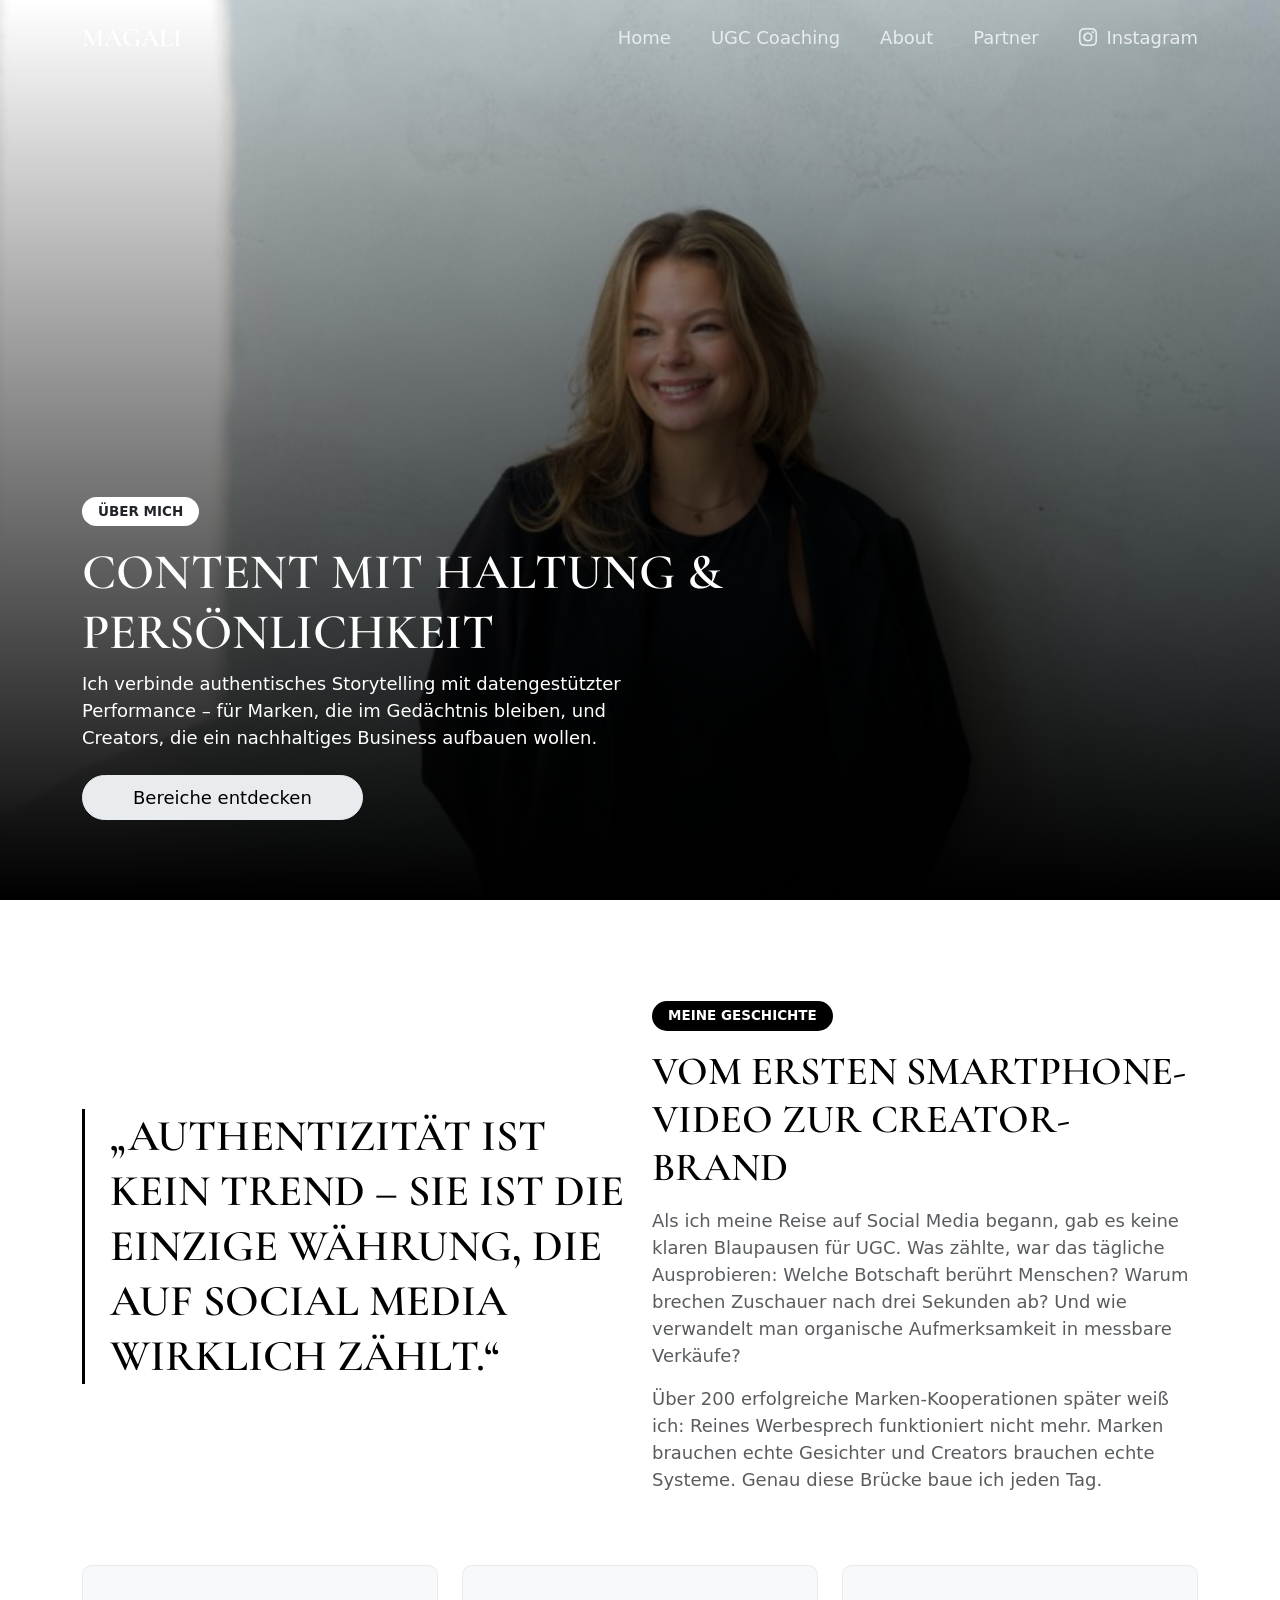
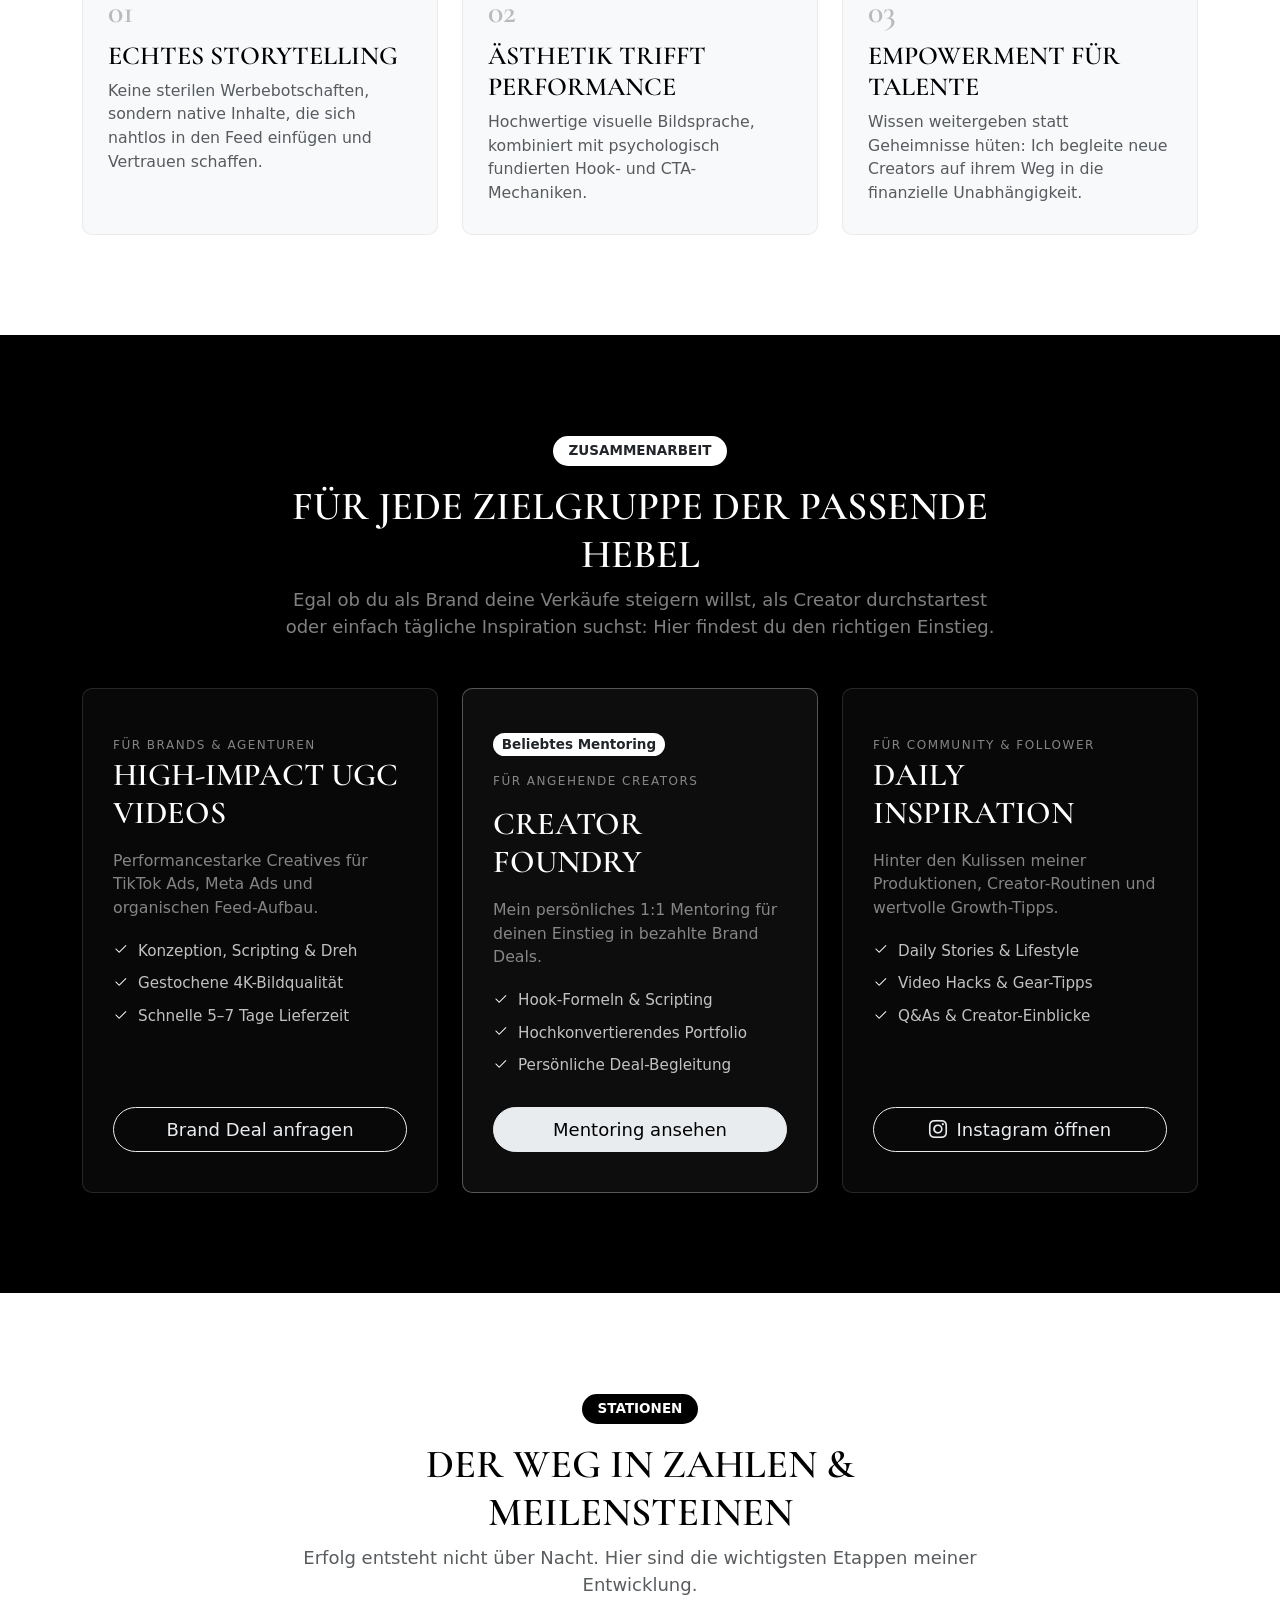
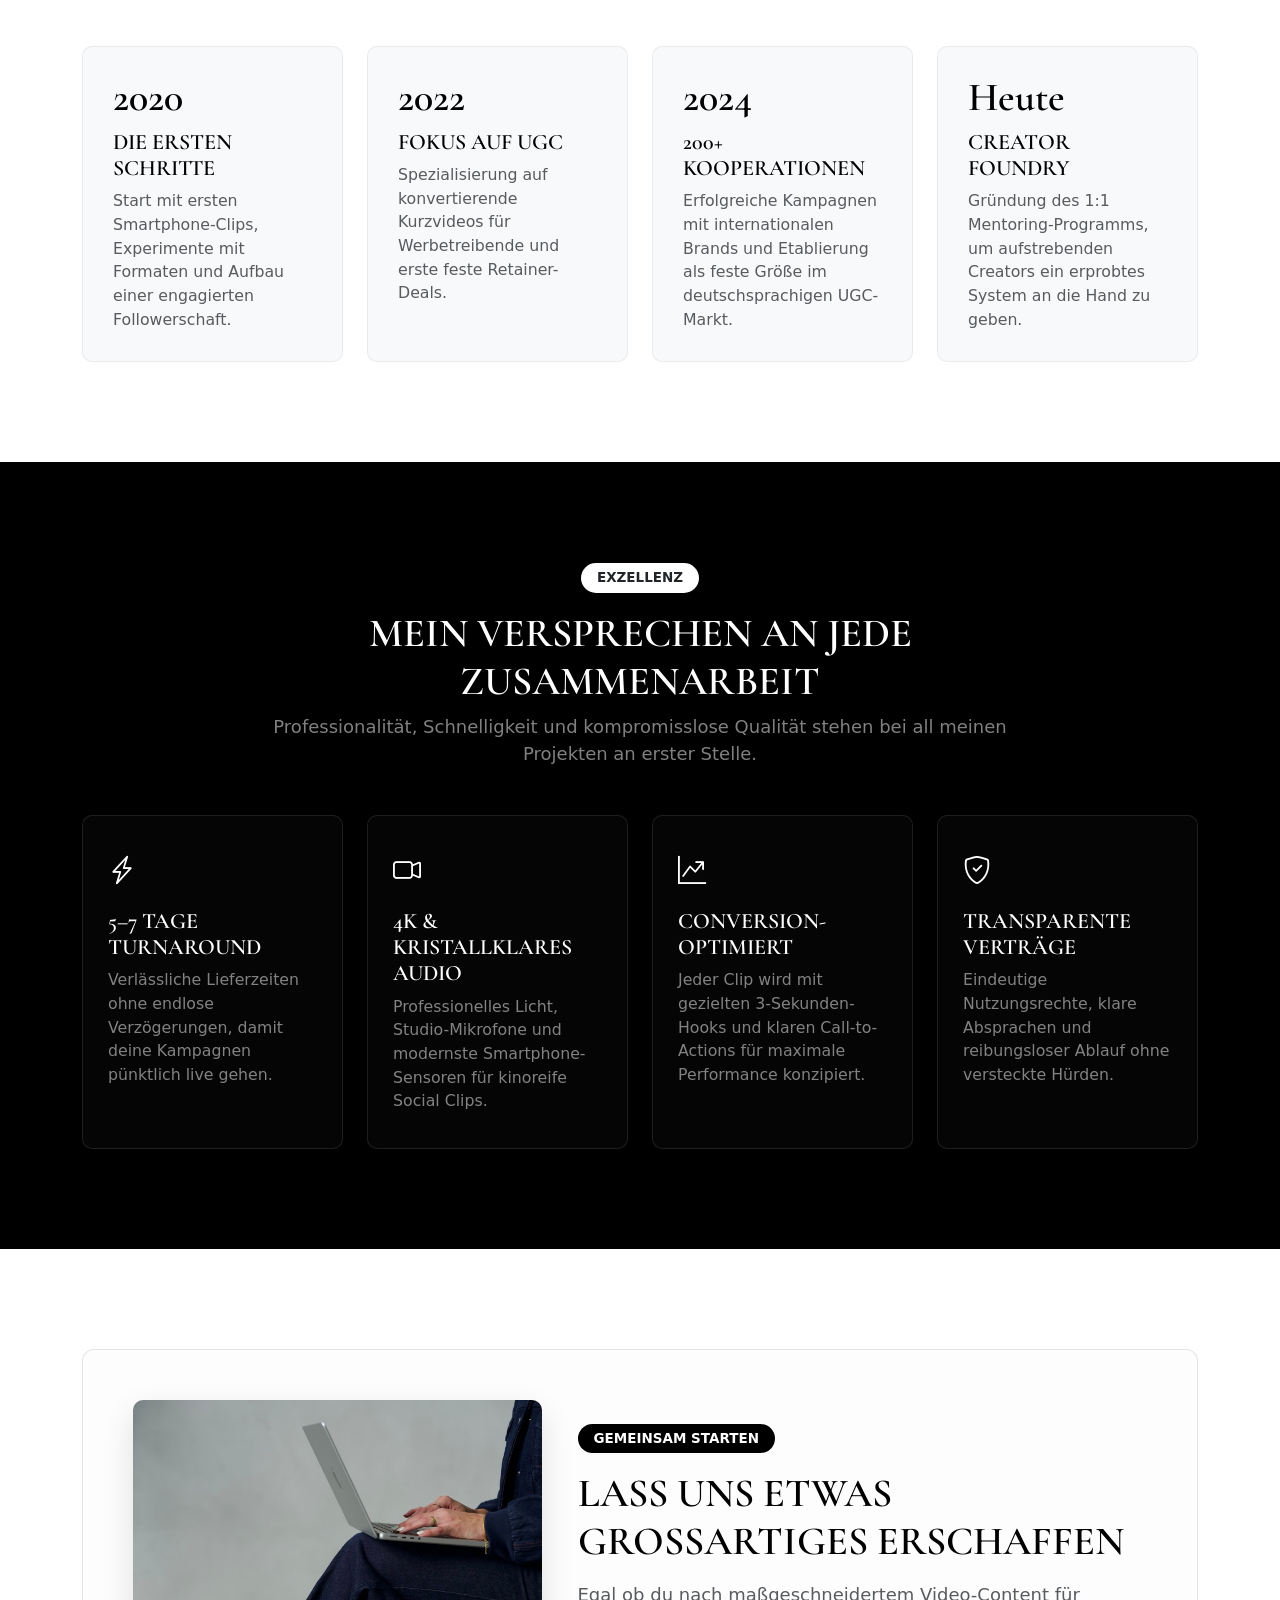
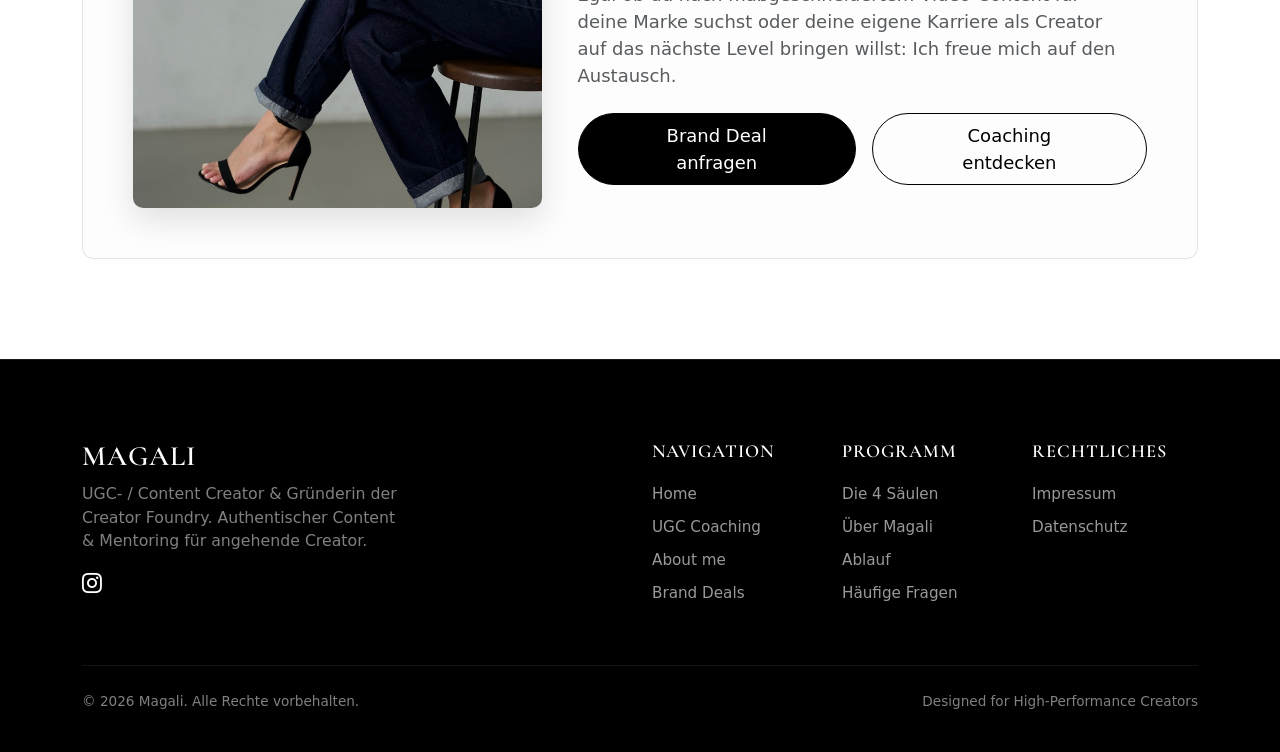
<file: about/index.html>
<!DOCTYPE html>
<html lang="de">
<head>
    <meta charset="UTF-8">
    <meta name="viewport" content="width=device-width, initial-scale=1.0">
    <!-- METADATA: -->
    <meta name="description" content="Über Magali – UGC Content Creator & Gründerin der Creator Foundry. Authentischer Video-Content für Brands und 1:1 Mentoring für neue Creators.">
    <meta name="keywords" content="Magali, Über mich, UGC Creator, Content Creator, Social Media, Mentoring, Storytelling">
    <meta name="author" content="Magali">
    <!-- Bootstrap: -->
    <link href="https://cdn.jsdelivr.net/npm/bootstrap@5.3.8/dist/css/bootstrap.min.css" rel="stylesheet" integrity="sha384-sRIl4kxILFvY47J16cr9ZwB07vP4J8+LH7qKQnuqkuIAvNWLzeN8tE5YBujZqJLB" crossorigin="anonymous">
    <link rel="stylesheet" href="https://cdn.jsdelivr.net/npm/bootstrap-icons@1.13.1/font/bootstrap-icons.min.css">
    <!-- Google Fonts: -->
    <link rel="preconnect" href="https://fonts.googleapis.com">
    <link rel="preconnect" href="https://fonts.gstatic.com" crossorigin>
    <link href="https://fonts.googleapis.com/css2?family=Cormorant+Garamond:ital,wght@0,300..700;1,300..700&display=swap" rel="stylesheet">
    <!-- CSS: -->
    <link rel="stylesheet" href="../assets/css/about.css">
    <link rel="stylesheet" href="../assets/css/style.css">
    <!-- FAVICON: -->
    <link rel="shortcut icon" href="../assets/images/favicon/favicon.png" type="image/png">
    <!-- TITLE: -->
    <title>Über mich - Magali UGC Creator</title>
</head>
<body>

    <!-- NAVBAR: -->
    <nav class="navbar py-3 navbar-expand-lg fixed-top">
        <div class="container">
            <a class="navbar-brand text-white" href="/"><h4 class="mb-0">Magali</h4></a>
            <button class="navbar-toggler" type="button" data-bs-toggle="collapse" data-bs-target="#navbarNav" aria-controls="navbarNav" aria-expanded="false" aria-label="Toggle navigation">
                <i class="bi bi-list"></i>
            </button>
            <div class="collapse navbar-collapse pt-lg-0 justify-content-end" id="navbarNav">
                <ul class="navbar-nav">
                    <li class="nav-item me-lg-4 pt-4 pt-lg-0 me-0">
                        <a class="nav-link" aria-current="page" href="/">Home</a>
                    </li>
                    <li class="nav-item me-lg-4 me-0">
                        <a class="nav-link" href="/coaching">UGC Coaching</a>
                    </li>
                    <li class="nav-item me-lg-4 me-0">
                        <a class="nav-link active" href="/about">About</a>
                    </li>
                    <li class="nav-item me-lg-4 me-0">
                        <a class="nav-link" href="/partner">Partner</a>
                    </li>
                    <li class="nav-item">
                        <a class="nav-link pe-0" href="https://www.instagram.com/ugc.magali" target="_blank" rel="noopener noreferrer"><i class="bi bi-instagram me-1"></i> Instagram</a>
                    </li>
                </ul>
            </div>
        </div>
    </nav>

    <!-- HERO SECTION (DARK): -->
    <section id="hero-about" class="hero-about">
        <div class="container">
            <div class="row">
                <div class="col-lg-7 col-12 text-white">
                    <span class="badge bg-white text-dark text-uppercase px-3 py-2 mb-3 d-inline-block" style="border-radius: 50px;">Über mich</span>
                    <h1>Content mit Haltung & Persönlichkeit</h1>
                    <p class="mb-4" style="max-width: 560px;">
                        Ich verbinde authentisches Storytelling mit datengestützter Performance – für Marken, die im Gedächtnis bleiben, und Creators, die ein nachhaltiges Business aufbauen wollen.
                    </p>
                    <a href="#collaborate" class="btn btn-white">
                        Bereiche entdecken
                    </a>
                </div>
            </div>
        </div>
    </section>

    <!-- 1. STORY & PHILOSOPHIE (LIGHT SECTION) -->
    <section class="about-story" id="story">
        <div class="container">
            
            <!-- Split Grid: Quote + Story-Text -->
            <div class="row align-items-center gy-5 mb-5">
                <div class="col-lg-6 col-12">
                    <blockquote class="about-quote mb-0">
                        „Authentizität ist kein Trend – sie ist die einzige Währung, die auf Social Media wirklich zählt.“
                    </blockquote>
                </div>
                <div class="col-lg-6 col-12">
                    <span class="badge bg-black text-white text-uppercase px-3 py-2 mb-3 d-inline-block" style="border-radius: 50px;">Meine Geschichte</span>
                    <h2 class="mb-3">Vom ersten Smartphone-Video zur Creator-Brand</h2>
                    <p class="mb-3 text-muted">
                        Als ich meine Reise auf Social Media begann, gab es keine klaren Blaupausen für UGC. Was zählte, war das tägliche Ausprobieren: Welche Botschaft berührt Menschen? Warum brechen Zuschauer nach drei Sekunden ab? Und wie verwandelt man organische Aufmerksamkeit in messbare Verkäufe?
                    </p>
                    <p class="mb-0 text-muted">
                        Über 200 erfolgreiche Marken-Kooperationen später weiß ich: Reines Werbesprech funktioniert nicht mehr. Marken brauchen echte Gesichter und Creators brauchen echte Systeme. Genau diese Brücke baue ich jeden Tag.
                    </p>
                </div>
            </div>

            <!-- 3 Werte-Kacheln -->
            <div class="row g-4 pt-4">
                <div class="col-lg-4 col-12">
                    <div class="value-box">
                        <div class="value-num">01</div>
                        <h4 class="mb-2">Echtes Storytelling</h4>
                        <p class="text-muted small mb-0">
                            Keine sterilen Werbebotschaften, sondern native Inhalte, die sich nahtlos in den Feed einfügen und Vertrauen schaffen.
                        </p>
                    </div>
                </div>

                <div class="col-lg-4 col-12">
                    <div class="value-box">
                        <div class="value-num">02</div>
                        <h4 class="mb-2">Ästhetik trifft Performance</h4>
                        <p class="text-muted small mb-0">
                            Hochwertige visuelle Bildsprache, kombiniert mit psychologisch fundierten Hook- und CTA-Mechaniken.
                        </p>
                    </div>
                </div>

                <div class="col-lg-4 col-12">
                    <div class="value-box">
                        <div class="value-num">03</div>
                        <h4 class="mb-2">Empowerment für Talente</h4>
                        <p class="text-muted small mb-0">
                            Wissen weitergeben statt Geheimnisse hüten: Ich begleite neue Creators auf ihrem Weg in die finanzielle Unabhängigkeit.
                        </p>
                    </div>
                </div>
            </div>

        </div>
    </section>

    <!-- 2. AUDIENCE HUB / DREI WEGE (DARK SECTION) -->
    <section class="about-audiences" id="collaborate">
        <div class="container">
            <div class="row justify-content-center text-center mb-5">
                <div class="col-lg-8 col-12 text-white">
                    <span class="badge bg-white text-dark text-uppercase px-3 py-2 mb-3 d-inline-block" style="border-radius: 50px;">Zusammenarbeit</span>
                    <h2>Für jede Zielgruppe der passende Hebel</h2>
                    <p class="text-white-50 mb-0">
                        Egal ob du als Brand deine Verkäufe steigern willst, als Creator durchstartest oder einfach tägliche Inspiration suchst: Hier findest du den richtigen Einstieg.
                    </p>
                </div>
            </div>

            <div class="row g-4">
                <!-- Card 1: Für Brands -->
                <div class="col-lg-4 col-12">
                    <div class="audience-card">
                        <div>
                            <span class="audience-tag">Für Brands & Agenturen</span>
                            <h3 class="h3 text-white mb-3">High-Impact UGC Videos</h3>
                            <p class="text-white-50 small mb-0">
                                Performancestarke Creatives für TikTok Ads, Meta Ads und organischen Feed-Aufbau.
                            </p>
                            <ul class="audience-features">
                                <li><i class="bi bi-check2"></i> Konzeption, Scripting & Dreh</li>
                                <li><i class="bi bi-check2"></i> Gestochene 4K-Bildqualität</li>
                                <li><i class="bi bi-check2"></i> Schnelle 5–7 Tage Lieferzeit</li>
                            </ul>
                        </div>
                        <div>
                            <a href="/partner" class="btn btn-white-outline">
                                Brand Deal anfragen
                            </a>
                        </div>
                    </div>
                </div>

                <!-- Card 2: Für Creators -->
                <div class="col-lg-4 col-12">
                    <div class="audience-card" style="border-color: rgba(255, 255, 255, 0.3); background: rgba(255, 255, 255, 0.05);">
                        <div>
                            <span class="badge bg-white text-dark mb-3" style="border-radius: 50px;">Beliebtes Mentoring</span>
                            <span class="audience-tag d-block">Für angehende Creators</span>
                            <h3 class="h3 text-white mb-3">Creator Foundry</h3>
                            <p class="text-white-50 small mb-0">
                                Mein persönliches 1:1 Mentoring für deinen Einstieg in bezahlte Brand Deals.
                            </p>
                            <ul class="audience-features">
                                <li><i class="bi bi-check2"></i> Hook-Formeln & Scripting</li>
                                <li><i class="bi bi-check2"></i> Hochkonvertierendes Portfolio</li>
                                <li><i class="bi bi-check2"></i> Persönliche Deal-Begleitung</li>
                            </ul>
                        </div>
                        <div>
                            <a href="/coaching" class="btn btn-white w-100">
                                Mentoring ansehen
                            </a>
                        </div>
                    </div>
                </div>

                <!-- Card 3: Für Social & Community -->
                <div class="col-lg-4 col-12">
                    <div class="audience-card">
                        <div>
                            <span class="audience-tag">Für Community & Follower</span>
                            <h3 class="h3 text-white mb-3">Daily Inspiration</h3>
                            <p class="text-white-50 small mb-0">
                                Hinter den Kulissen meiner Produktionen, Creator-Routinen und wertvolle Growth-Tipps.
                            </p>
                            <ul class="audience-features">
                                <li><i class="bi bi-check2"></i> Daily Stories & Lifestyle</li>
                                <li><i class="bi bi-check2"></i> Video Hacks & Gear-Tipps</li>
                                <li><i class="bi bi-check2"></i> Q&As & Creator-Einblicke</li>
                            </ul>
                        </div>
                        <div>
                            <a href="https://www.instagram.com/ugc.magali" target="_blank" rel="noopener noreferrer" class="btn btn-white-outline">
                                <i class="bi bi-instagram me-1"></i> Instagram öffnen
                            </a>
                        </div>
                    </div>
                </div>
            </div>
        </div>
    </section>

    <!-- 3. TIMELINE & MEILENSTEINE (LIGHT SECTION) -->
    <section class="about-timeline" id="milestones">
        <div class="container">
            <div class="row justify-content-center text-center mb-5">
                <div class="col-lg-8 col-12">
                    <span class="badge bg-black text-white text-uppercase px-3 py-2 mb-3 d-inline-block" style="border-radius: 50px;">Stationen</span>
                    <h2>Der Weg in Zahlen & Meilensteinen</h2>
                    <p class="text-muted mb-0">
                        Erfolg entsteht nicht über Nacht. Hier sind die wichtigsten Etappen meiner Entwicklung.
                    </p>
                </div>
            </div>

            <div class="row g-4">
                <!-- Milestone 1 -->
                <div class="col-lg-3 col-md-6 col-12">
                    <div class="timeline-item">
                        <div class="timeline-year">2020</div>
                        <h4 class="h5 mb-2">Die ersten Schritte</h4>
                        <p class="text-muted small mb-0">
                            Start mit ersten Smartphone-Clips, Experimente mit Formaten und Aufbau einer engagierten Followerschaft.
                        </p>
                    </div>
                </div>

                <!-- Milestone 2 -->
                <div class="col-lg-3 col-md-6 col-12">
                    <div class="timeline-item">
                        <div class="timeline-year">2022</div>
                        <h4 class="h5 mb-2">Fokus auf UGC</h4>
                        <p class="text-muted small mb-0">
                            Spezialisierung auf konvertierende Kurzvideos für Werbetreibende und erste feste Retainer-Deals.
                        </p>
                    </div>
                </div>

                <!-- Milestone 3 -->
                <div class="col-lg-3 col-md-6 col-12">
                    <div class="timeline-item">
                        <div class="timeline-year">2024</div>
                        <h4 class="h5 mb-2">200+ Kooperationen</h4>
                        <p class="text-muted small mb-0">
                            Erfolgreiche Kampagnen mit internationalen Brands und Etablierung als feste Größe im deutschsprachigen UGC-Markt.
                        </p>
                    </div>
                </div>

                <!-- Milestone 4 -->
                <div class="col-lg-3 col-md-6 col-12">
                    <div class="timeline-item">
                        <div class="timeline-year">Heute</div>
                        <h4 class="h5 mb-2">Creator Foundry</h4>
                        <p class="text-muted small mb-0">
                            Gründung des 1:1 Mentoring-Programms, um aufstrebenden Creators ein erprobtes System an die Hand zu geben.
                        </p>
                    </div>
                </div>
            </div>
        </div>
    </section>

    <!-- 4. QUALITÄTSVERSPRECHEN & STANDARDS (DARK SECTION) -->
    <section class="about-standards" id="standards">
        <div class="container">
            <div class="row justify-content-center text-center mb-5">
                <div class="col-lg-8 col-12 text-white">
                    <span class="badge bg-white text-dark text-uppercase px-3 py-2 mb-3 d-inline-block" style="border-radius: 50px;">Exzellenz</span>
                    <h2>Mein Versprechen an jede Zusammenarbeit</h2>
                    <p class="text-white-50 mb-0">
                        Professionalität, Schnelligkeit und kompromisslose Qualität stehen bei all meinen Projekten an erster Stelle.
                    </p>
                </div>
            </div>

            <div class="row g-4">
                <div class="col-lg-3 col-md-6 col-12">
                    <div class="standard-card">
                        <div class="standard-icon"><i class="bi bi-lightning-charge"></i></div>
                        <h4 class="h5 text-white mb-2">5–7 Tage Turnaround</h4>
                        <p class="text-white-50 small mb-0">
                            Verlässliche Lieferzeiten ohne endlose Verzögerungen, damit deine Kampagnen pünktlich live gehen.
                        </p>
                    </div>
                </div>

                <div class="col-lg-3 col-md-6 col-12">
                    <div class="standard-card">
                        <div class="standard-icon"><i class="bi bi-camera-video"></i></div>
                        <h4 class="h5 text-white mb-2">4K & Kristallklares Audio</h4>
                        <p class="text-white-50 small mb-0">
                            Professionelles Licht, Studio-Mikrofone und modernste Smartphone-Sensoren für kinoreife Social Clips.
                        </p>
                    </div>
                </div>

                <div class="col-lg-3 col-md-6 col-12">
                    <div class="standard-card">
                        <div class="standard-icon"><i class="bi bi-graph-up-arrow"></i></div>
                        <h4 class="h5 text-white mb-2">Conversion-Optimiert</h4>
                        <p class="text-white-50 small mb-0">
                            Jeder Clip wird mit gezielten 3-Sekunden-Hooks und klaren Call-to-Actions für maximale Performance konzipiert.
                        </p>
                    </div>
                </div>

                <div class="col-lg-3 col-md-6 col-12">
                    <div class="standard-card">
                        <div class="standard-icon"><i class="bi bi-shield-check"></i></div>
                        <h4 class="h5 text-white mb-2">Transparente Verträge</h4>
                        <p class="text-white-50 small mb-0">
                            Eindeutige Nutzungsrechte, klare Absprachen und reibungsloser Ablauf ohne versteckte Hürden.
                        </p>
                    </div>
                </div>
            </div>
        </div>
    </section>

    <!-- 5. FINAL CTA (LIGHT SECTION) -->
    <section class="about-cta" id="cta">
        <div class="container">
            <div class="about-cta-box">
                <div class="row align-items-center gy-4 text-center text-lg-start">
                    <div class="col-lg-5 d-none d-lg-block">
                        <img src="../assets/images/06D3AD47-E798-4769-9A7E-F5FA50CA25E9_1_105_c.jpeg" alt="Magali - Gemeinsam starten" class="cta-square-img" style="object-position: center 20%;">
                    </div>
                    <div class="col-lg-7 col-12 ps-lg-4">
                        <span class="badge bg-black text-white text-uppercase px-3 py-2 mb-3 d-inline-block" style="border-radius: 50px;">Gemeinsam starten</span>
                        <h2 class="mb-3">Lass uns etwas Großartiges erschaffen</h2>
                        <p class="text-muted mb-4 mx-auto mx-lg-0" style="max-width: 540px;">
                            Egal ob du nach maßgeschneidertem Video-Content für deine Marke suchst oder deine eigene Karriere als Creator auf das nächste Level bringen willst: Ich freue mich auf den Austausch.
                        </p>
                        <div class="d-flex flex-column flex-sm-row justify-content-center justify-content-lg-start gap-3">
                            <a href="/partner" class="btn btn-dark">
                                Brand Deal anfragen
                            </a>
                            <a href="/coaching" class="btn btn-dark" style="background-color: transparent !important; color: var(--dark) !important; border: 1px solid var(--dark) !important;">
                                Coaching entdecken
                            </a>
                        </div>
                    </div>
                </div>
            </div>
        </div>
    </section>

    <!-- GLOBAL SITE FOOTER -->
    <footer class="site-footer">
        <div class="container">
            <div class="row gy-5">
                <!-- Col 1: Brand & Bio -->
                <div class="col-lg-4 col-12 site-footer-brand">
                    <a href="/" class="text-white text-decoration-none">
                        <h4 class="mb-2">Magali</h4>
                    </a>
                    <p class="small text-white-50 mb-3" style="max-width: 320px;">
                        UGC- / Content Creator & Gründerin der Creator Foundry. Authentischer Content & Mentoring für angehende Creator.
                    </p>
                    <div class="d-flex align-items-center gap-3">
                        <a href="https://www.instagram.com/ugc.magali" target="_blank" rel="noopener noreferrer" class="fs-5 text-white" aria-label="Instagram">
                            <i class="bi bi-instagram"></i>
                        </a>
                    </div>
                </div>

                <!-- Col 2: Navigation -->
                <div class="col-6 col-lg-2 offset-lg-2">
                    <h6 class="site-footer-title">Navigation</h6>
                    <ul class="site-footer-list">
                        <li><a href="/">Home</a></li>
                        <li><a href="/coaching">UGC Coaching</a></li>
                        <li><a href="/about">About me</a></li>
                        <li><a href="/partner">Brand Deals</a></li>
                    </ul>
                </div>

                <!-- Col 3: Mentoring & Programme -->
                <div class="col-6 col-lg-2">
                    <h6 class="site-footer-title">Programm</h6>
                    <ul class="site-footer-list">
                        <li><a href="/coaching#program">Die 4 Säulen</a></li>
                        <li><a href="/coaching#mentor">Über Magali</a></li>
                        <li><a href="/coaching#process">Ablauf</a></li>
                        <li><a href="/coaching#faq">Häufige Fragen</a></li>
                    </ul>
                </div>

                <!-- Col 4: Rechtliches -->
                <div class="col-6 col-lg-2">
                    <h6 class="site-footer-title">Rechtliches</h6>
                    <ul class="site-footer-list">
                        <li><a href="/impressum">Impressum</a></li>
                        <li><a href="/datenschutz">Datenschutz</a></li>
                    </ul>
                </div>
            </div>

            <!-- Bottom Copyright Bar -->
            <div class="site-footer-bottom d-flex flex-column flex-md-row align-items-center justify-content-between gap-3">
                <span class="text-white-50">© 2026 Magali. Alle Rechte vorbehalten.</span>
                <span class="text-white-50">Designed for High-Performance Creators</span>
            </div>
        </div>
    </footer>

    <!-- Bootstrap JS Bundle -->
    <script src="https://cdn.jsdelivr.net/npm/bootstrap@5.3.8/dist/js/bootstrap.bundle.min.js" integrity="sha384-FKyoEForCGlyvwx9Hj09JcYn3nv7wiPVlz7YYwJrWVcXK/BmnVDxM+D2scQbITxI" crossorigin="anonymous"></script>
    <!-- Custom JS -->
    <script src="../assets/js/script.js"></script>
</body>
</html>
</file>
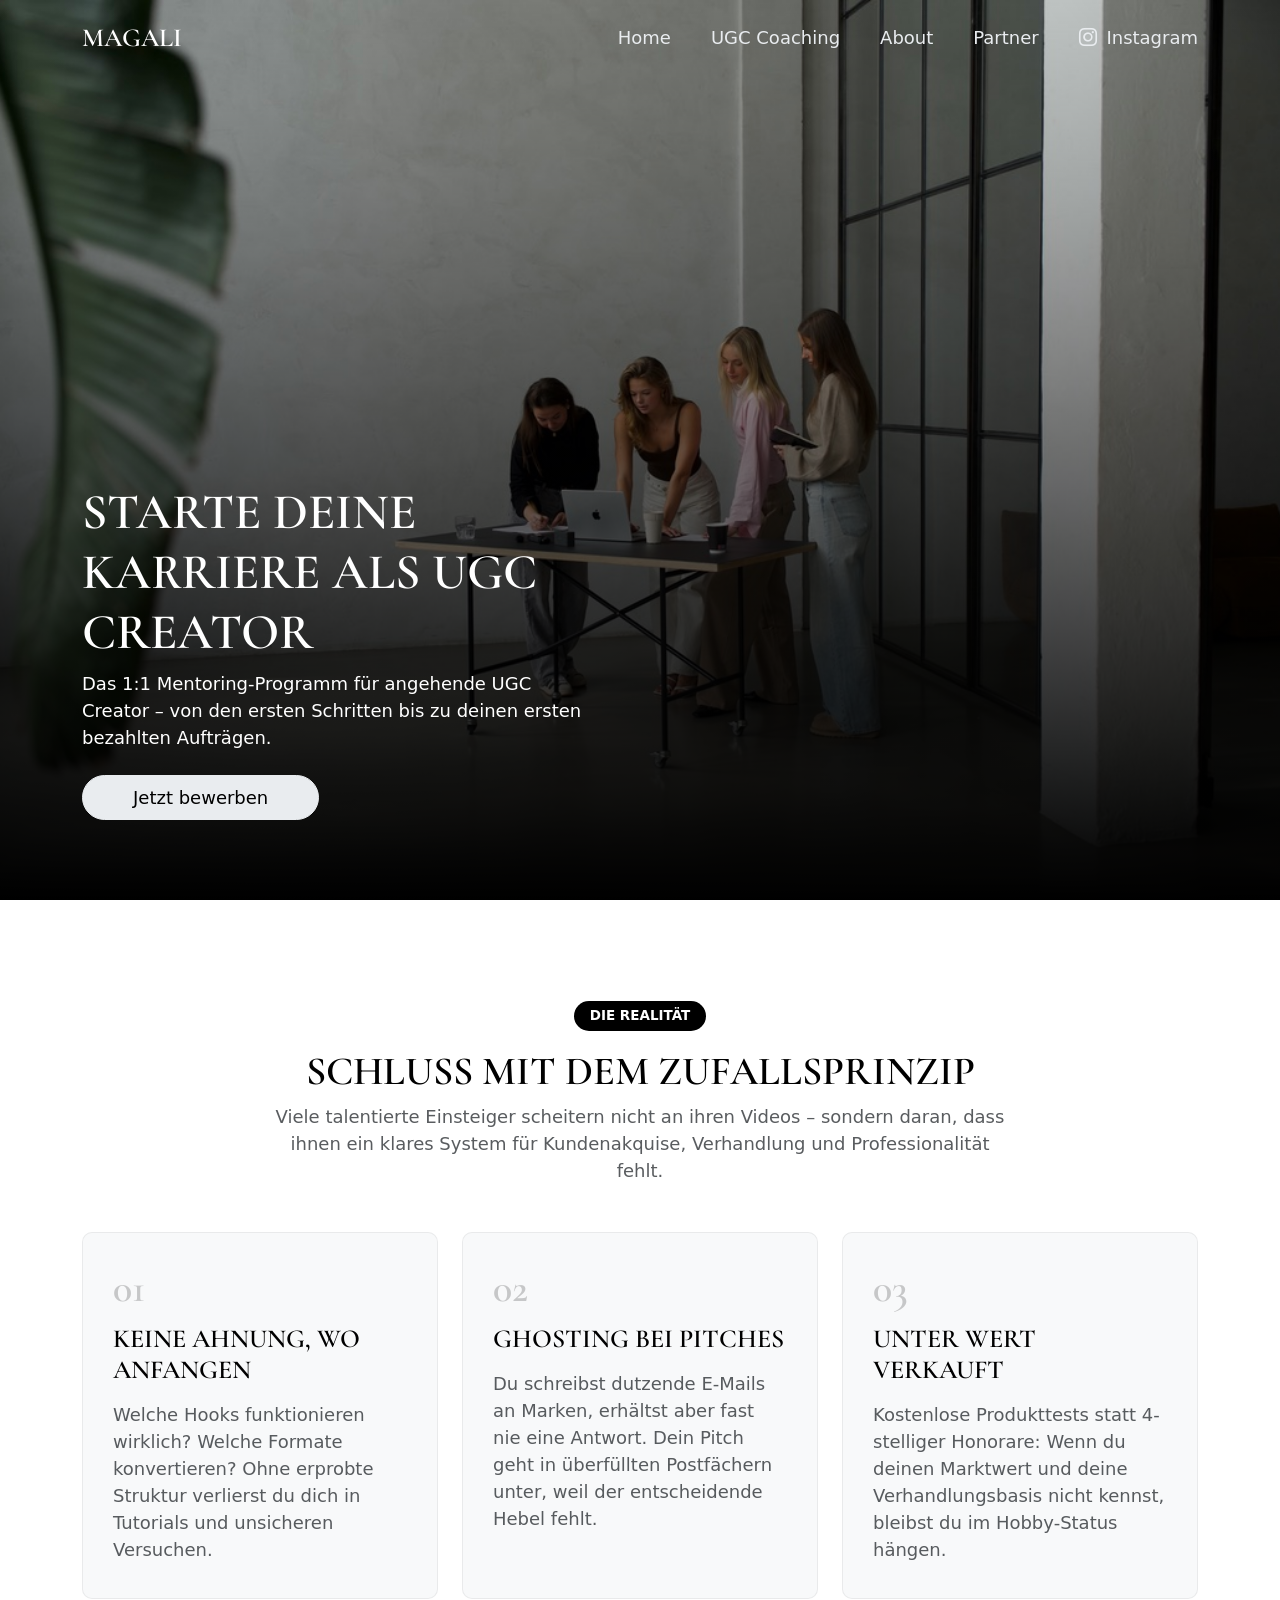
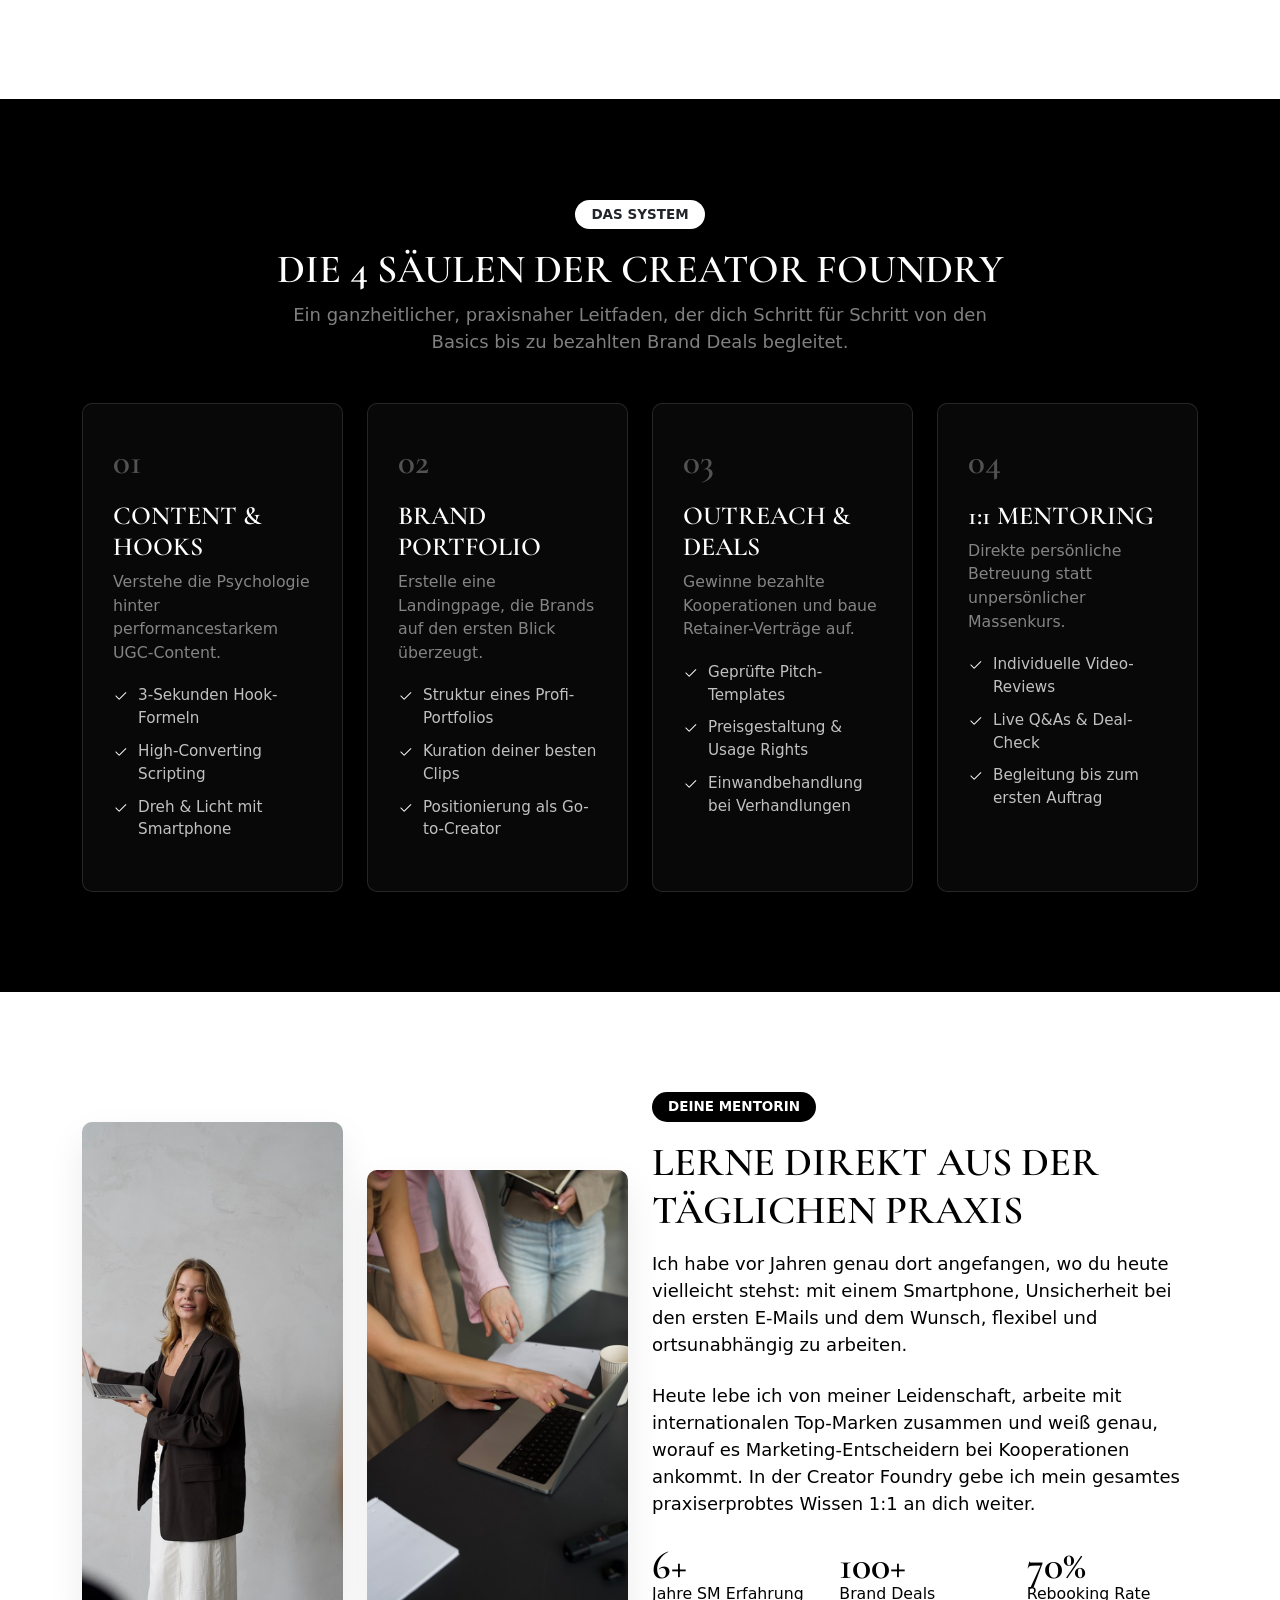
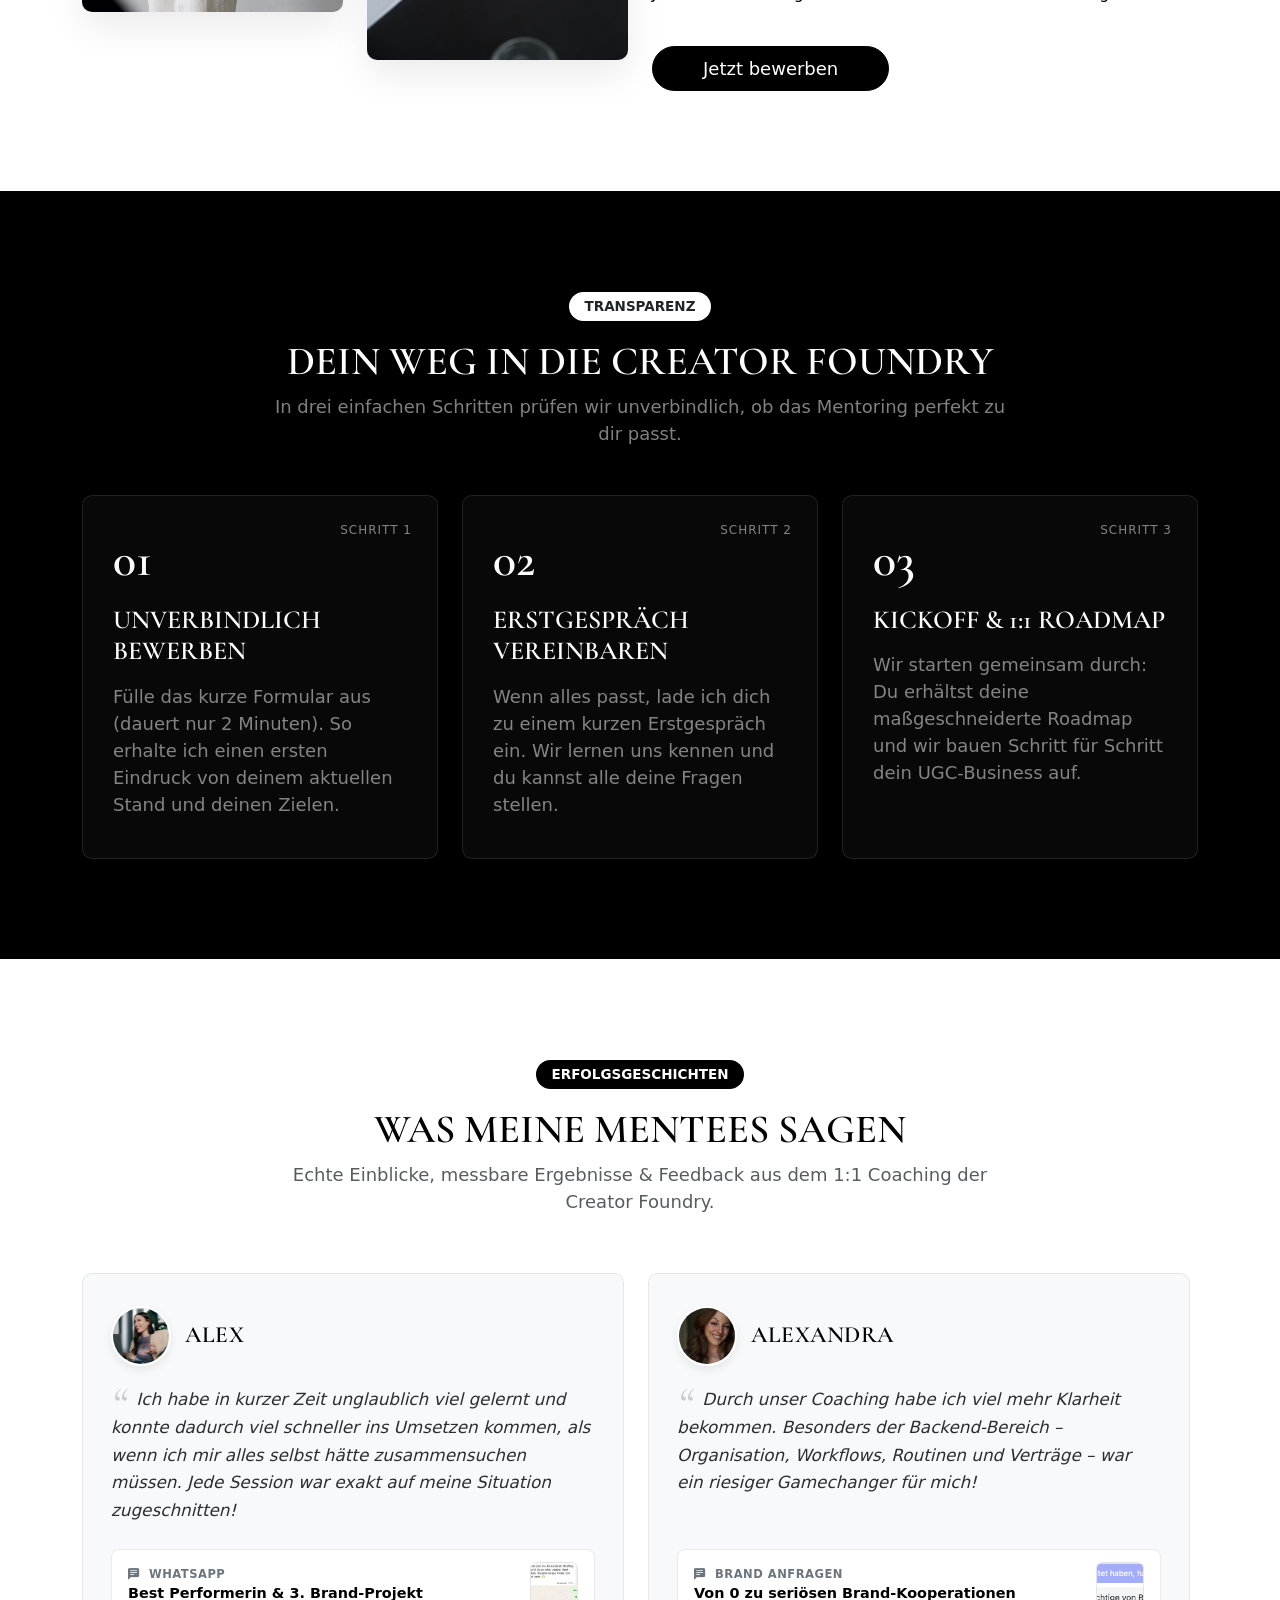
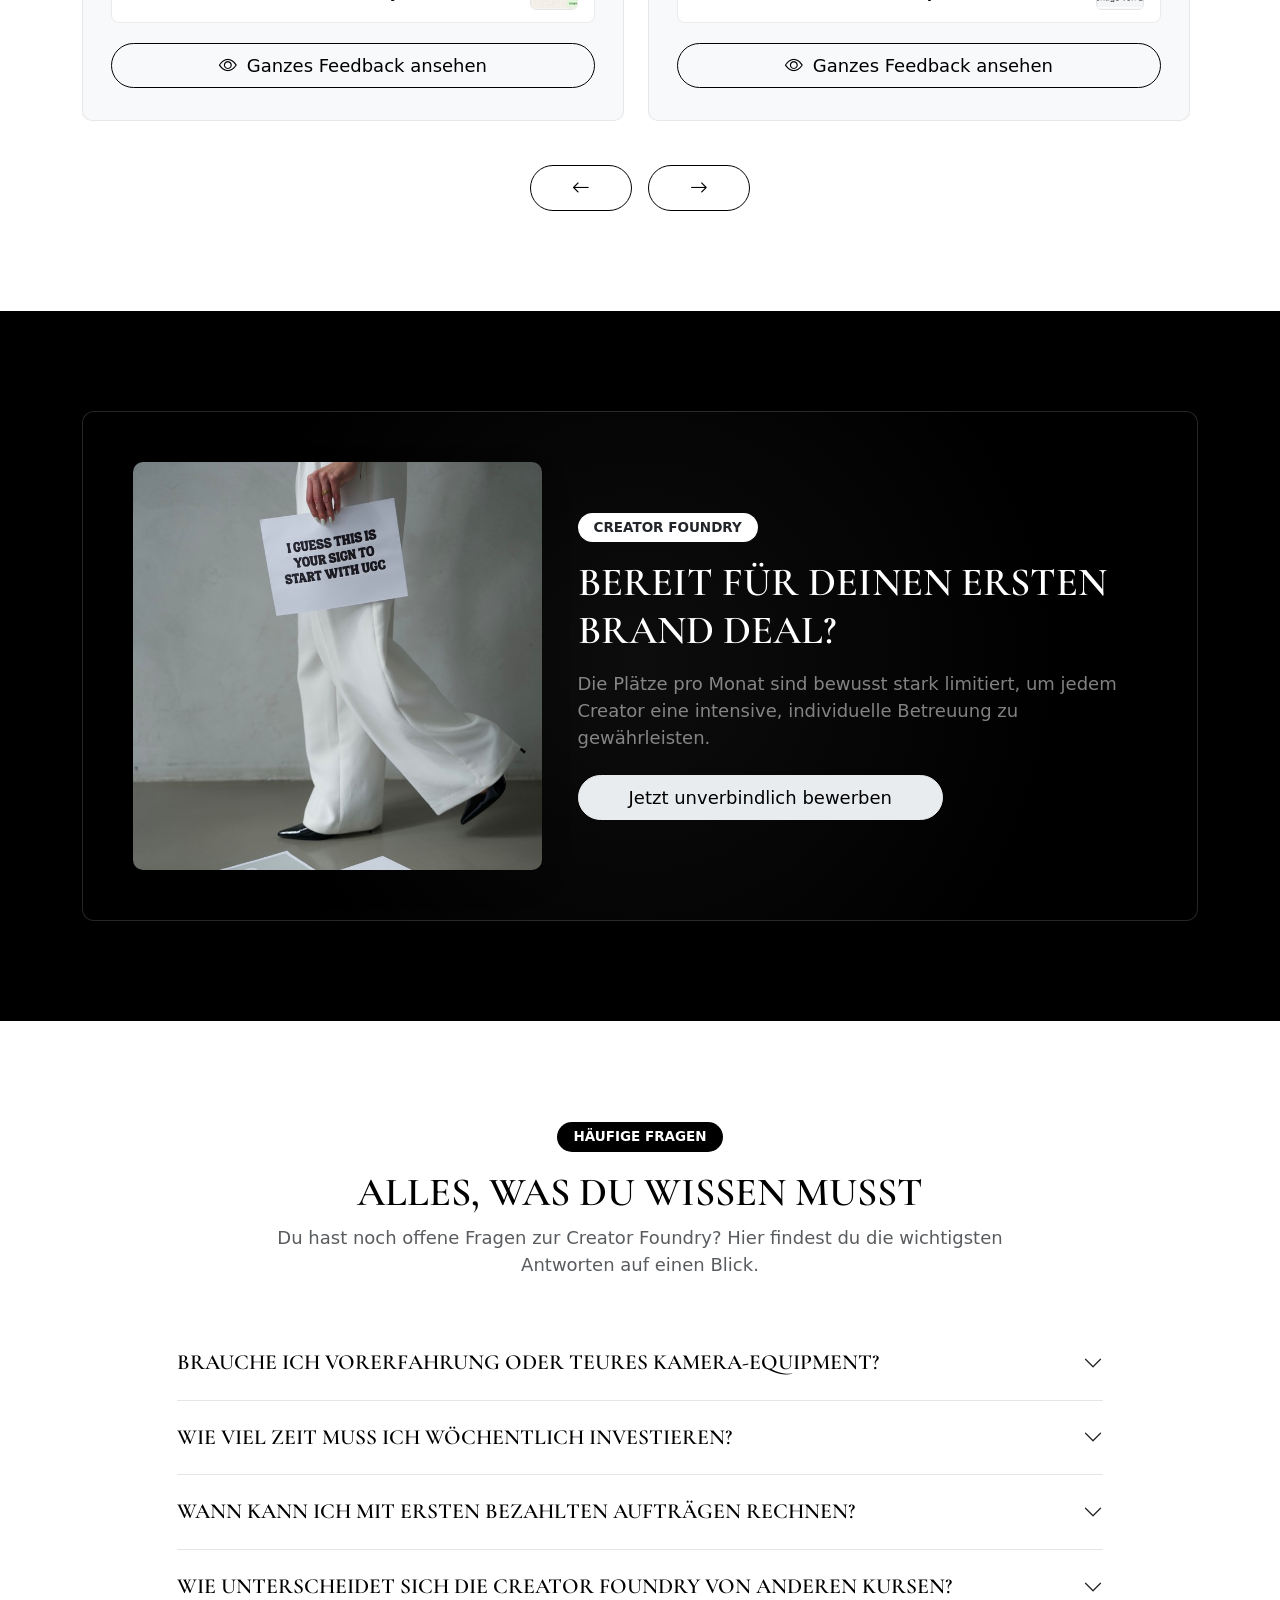
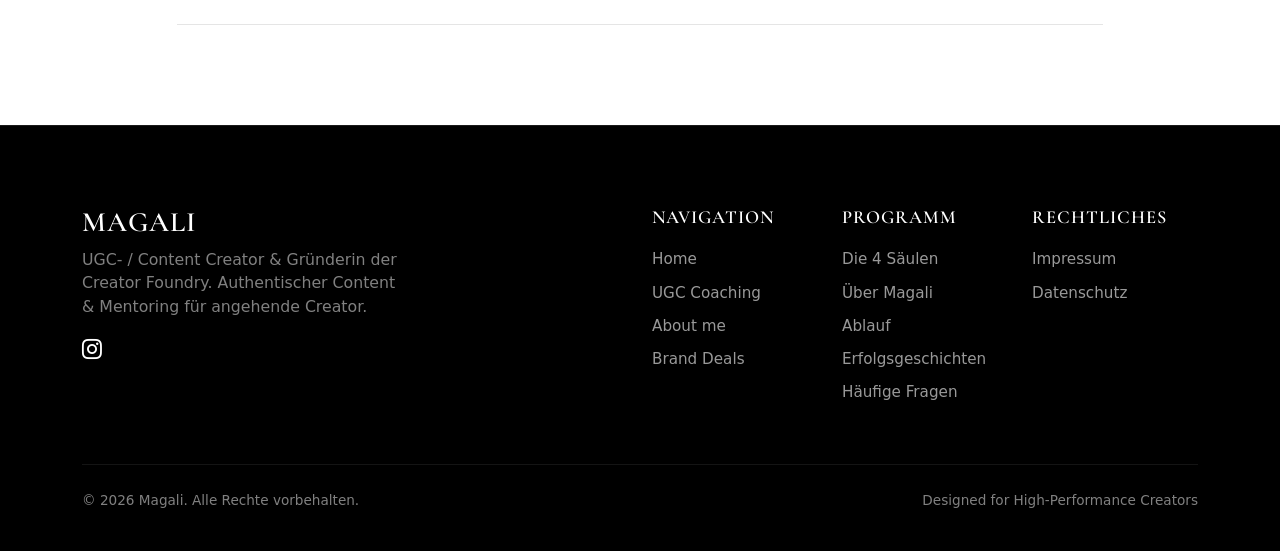
<file: coaching/index.html>
<!DOCTYPE html>
<html lang="de">
<head>
    <meta charset="UTF-8">
    <meta name="viewport" content="width=device-width, initial-scale=1.0">
    <!-- METADATA: -->
    <meta name="description" content="Verdiene Geld mit UGC! Werde Content Creator und verdiene online Geld durch Social Media Plattformen wie TikTok, Instagram und YouTube.">
    <meta name="keywords" content="UGC, Creator, Geld verdienen, Online Geld verdienen, Social Media, Content Creator, Influencer, TikTok, Instagram, YouTube">
    <meta name="author" content="Magali">
    <!-- Bootstrap: -->
    <link href="https://cdn.jsdelivr.net/npm/bootstrap@5.3.8/dist/css/bootstrap.min.css" rel="stylesheet" integrity="sha384-sRIl4kxILFvY47J16cr9ZwB07vP4J8+LH7qKQnuqkuIAvNWLzeN8tE5YBujZqJLB" crossorigin="anonymous">
    <link rel="stylesheet" href="https://cdn.jsdelivr.net/npm/bootstrap-icons@1.13.1/font/bootstrap-icons.min.css">
    <!-- Google Fonts: -->
    <link rel="preconnect" href="https://fonts.googleapis.com">
    <link rel="preconnect" href="https://fonts.gstatic.com" crossorigin>
    <link href="https://fonts.googleapis.com/css2?family=Cormorant+Garamond:ital,wght@0,300..700;1,300..700&display=swap" rel="stylesheet">
    <!-- CSS: -->
    <link rel="stylesheet" href="../assets/css/coaching.css">
    <link rel="stylesheet" href="../assets/css/style.css">
    <!-- FAVICON: -->
    <link rel="shortcut icon" href="../assets/images/favicon/favicon.png" type="image/png">
    <!-- TITLE: -->
    <title>Creator Foundry Coaching - Magali UGC Creator</title>
</head>
<body>

    <!-- NAVBAR: -->
    <nav class="navbar py-3 navbar-expand-lg fixed-top">
        <div class="container">
            <a class="navbar-brand text-white" href="/"><h4 class="mb-0">Magali</h4></a>
            <button class="navbar-toggler" type="button" data-bs-toggle="collapse" data-bs-target="#navbarNav" aria-controls="navbarNav" aria-expanded="false" aria-label="Toggle navigation">
                <i class="bi bi-list"></i>
            </button>
            <div class="collapse navbar-collapse pt-lg-0 justify-content-end" id="navbarNav">
                <ul class="navbar-nav">
                    <li class="nav-item me-lg-4 pt-4 pt-lg-0 me-0">
                        <a class="nav-link" aria-current="page" href="/">Home</a>
                    </li>
                    <li class="nav-item me-lg-4 me-0">
                        <a class="nav-link" href="/coaching">UGC Coaching</a>
                    </li>
                    <li class="nav-item me-lg-4 me-0">
                        <a class="nav-link" href="/about">About</a>
                    </li>
                    <li class="nav-item me-lg-4 me-0">
                        <a class="nav-link" href="/partner">Partner</a>
                    </li>
                    <li class="nav-item">
                        <a class="nav-link pe-0" href="https://www.instagram.com/ugc.magali" target="_blank" rel="noopener noreferrer"><i class="bi bi-instagram me-1"></i> Instagram</a>
                    </li>
                </ul>
            </div>
        </div>
    </nav>

    <section id="hero-coaching" class="hero-coaching">
        <div class="container">
            <div class="row">
                <div class="col-lg-6 col-12 text-white">
                    <h1>Starte deine Karriere als UGC Creator</h1>
                    <p class="mb-4" style="max-width: 520px;">Das 1:1 Mentoring-Programm für angehende UGC Creator – von den ersten Schritten bis zu deinen ersten bezahlten Aufträgen.</p>
                    <button type="button" class="btn btn-white" data-bs-toggle="modal" data-bs-target="#coachingApplyModal">
                        Jetzt bewerben
                    </button>
                </div>
            </div>
        </div>
    </section>

    <!-- 1. PAIN POINTS / REALITÄT (LIGHT SECTION) -->
    <section class="coaching-pain" id="challenges">
        <div class="container">
            <div class="row justify-content-center text-center mb-5">
                <div class="col-lg-8 col-12">
                    <span class="badge bg-black text-white text-uppercase px-3 py-2 mb-3 d-inline-block" style="border-radius: 50px;">Die Realität</span>
                    <h2>Schluss mit dem Zufallsprinzip</h2>
                    <p class="text-muted mb-0">
                        Viele talentierte Einsteiger scheitern nicht an ihren Videos – sondern daran, dass ihnen ein klares System für Kundenakquise, Verhandlung und Professionalität fehlt.
                    </p>
                </div>
            </div>

            <div class="row g-4">
                <!-- Pain Point 1 -->
                <div class="col-lg-4 col-12">
                    <div class="pain-card">
                        <div class="pain-num">01</div>
                        <h4 class="mb-3">Keine Ahnung, wo anfangen</h4>
                        <p class="text-muted mb-0">
                            Welche Hooks funktionieren wirklich? Welche Formate konvertieren? Ohne erprobte Struktur verlierst du dich in Tutorials und unsicheren Versuchen.
                        </p>
                    </div>
                </div>

                <!-- Pain Point 2 -->
                <div class="col-lg-4 col-12">
                    <div class="pain-card">
                        <div class="pain-num">02</div>
                        <h4 class="mb-3">Ghosting bei Pitches</h4>
                        <p class="text-muted mb-0">
                            Du schreibst dutzende E-Mails an Marken, erhältst aber fast nie eine Antwort. Dein Pitch geht in überfüllten Postfächern unter, weil der entscheidende Hebel fehlt.
                        </p>
                    </div>
                </div>

                <!-- Pain Point 3 -->
                <div class="col-lg-4 col-12">
                    <div class="pain-card">
                        <div class="pain-num">03</div>
                        <h4 class="mb-3">Unter Wert verkauft</h4>
                        <p class="text-muted mb-0">
                            Kostenlose Produkttests statt 4-stelliger Honorare: Wenn du deinen Marktwert und deine Verhandlungsbasis nicht kennst, bleibst du im Hobby-Status hängen.
                        </p>
                    </div>
                </div>
            </div>
        </div>
    </section>

    <!-- 2. PILLARS / DAS PROGRAMM (DARK SECTION) -->
    <section class="coaching-pillars" id="program">
        <div class="container">
            <div class="row justify-content-center text-center mb-5">
                <div class="col-lg-8 col-12 text-white">
                    <span class="badge bg-white text-dark text-uppercase px-3 py-2 mb-3 d-inline-block" style="border-radius: 50px;">Das System</span>
                    <h2>Die 4 Säulen der Creator Foundry</h2>
                    <p class="text-white-50 mb-0">
                        Ein ganzheitlicher, praxisnaher Leitfaden, der dich Schritt für Schritt von den Basics bis zu bezahlten Brand Deals begleitet.
                    </p>
                </div>
            </div>

            <div class="row g-4">
                <!-- Pillar 1 -->
                <div class="col-lg-6 col-xl-3 col-12">
                    <div class="pillar-card">
                        <div class="pillar-num">01</div>
                        <h4 class="text-white mb-2">Content & Hooks</h4>
                        <p class="text-white-50 small mb-0">
                            Verstehe die Psychologie hinter performancestarkem UGC-Content.
                        </p>
                        <ul class="pillar-features">
                            <li><i class="bi bi-check2"></i> 3-Sekunden Hook-Formeln</li>
                            <li><i class="bi bi-check2"></i> High-Converting Scripting</li>
                            <li><i class="bi bi-check2"></i> Dreh & Licht mit Smartphone</li>
                        </ul>
                    </div>
                </div>

                <!-- Pillar 2 -->
                <div class="col-lg-6 col-xl-3 col-12">
                    <div class="pillar-card">
                        <div class="pillar-num">02</div>
                        <h4 class="text-white mb-2">Brand Portfolio</h4>
                        <p class="text-white-50 small mb-0">
                            Erstelle eine Landingpage, die Brands auf den ersten Blick überzeugt.
                        </p>
                        <ul class="pillar-features">
                            <li><i class="bi bi-check2"></i> Struktur eines Profi-Portfolios</li>
                            <li><i class="bi bi-check2"></i> Kuration deiner besten Clips</li>
                            <li><i class="bi bi-check2"></i> Positionierung als Go-to-Creator</li>
                        </ul>
                    </div>
                </div>

                <!-- Pillar 3 -->
                <div class="col-lg-6 col-xl-3 col-12">
                    <div class="pillar-card">
                        <div class="pillar-num">03</div>
                        <h4 class="text-white mb-2">Outreach & Deals</h4>
                        <p class="text-white-50 small mb-0">
                            Gewinne bezahlte Kooperationen und baue Retainer-Verträge auf.
                        </p>
                        <ul class="pillar-features">
                            <li><i class="bi bi-check2"></i> Geprüfte Pitch-Templates</li>
                            <li><i class="bi bi-check2"></i> Preisgestaltung & Usage Rights</li>
                            <li><i class="bi bi-check2"></i> Einwandbehandlung bei Verhandlungen</li>
                        </ul>
                    </div>
                </div>

                <!-- Pillar 4 -->
                <div class="col-lg-6 col-xl-3 col-12">
                    <div class="pillar-card">
                        <div class="pillar-num">04</div>
                        <h4 class="text-white mb-2">1:1 Mentoring</h4>
                        <p class="text-white-50 small mb-0">
                            Direkte persönliche Betreuung statt unpersönlicher Massenkurs.
                        </p>
                        <ul class="pillar-features">
                            <li><i class="bi bi-check2"></i> Individuelle Video-Reviews</li>
                            <li><i class="bi bi-check2"></i> Live Q&As & Deal-Check</li>
                            <li><i class="bi bi-check2"></i> Begleitung bis zum ersten Auftrag</li>
                        </ul>
                    </div>
                </div>
            </div>
        </div>
    </section>

    <!-- 3. MENTOR SECTION (LIGHT SECTION) -->
    <section class="coaching-mentor" id="mentor">
        <div class="container">
            <div class="row align-items-center gy-5">
                <div class="col-lg-6 col-12">
                    <div class="mentor-duo-wrapper">
                        <div class="row g-3 g-sm-4 align-items-center">
                            <div class="col-6 mentor-col-left">
                                <div class="mentor-img-frame">
                                    <img src="../assets/images/6589D36A-50F2-435E-8570-3C4C943F9BEE_1_105_c.jpeg" alt="Magali - UGC Mentorin" class="mentor-duo-img">
                                </div>
                            </div>
                            <div class="col-6 mentor-col-right">
                                <div class="mentor-img-frame">
                                    <img src="../assets/images/5BD5044F-5559-46A1-B2BE-960A9CFECE53_1_105_c.jpeg" alt="Magali - UGC Praxis" class="mentor-duo-img">
                                </div>
                            </div>
                        </div>
                    </div>
                </div>
                <div class="col-lg-6 col-12 d-flex flex-column justify-content-center">
                    <span class="badge bg-black text-white text-uppercase px-3 py-2 mb-3 d-inline-block align-self-start" style="border-radius: 50px;">Deine Mentorin</span>
                    <h2 class="mb-3">Lerne direkt aus der täglichen Praxis</h2>
                    <p class="mb-4">
                        Ich habe vor Jahren genau dort angefangen, wo du heute vielleicht stehst: mit einem Smartphone, Unsicherheit bei den ersten E-Mails und dem Wunsch, flexibel und ortsunabhängig zu arbeiten.
                    </p>
                    <p class="mb-4">
                        Heute lebe ich von meiner Leidenschaft, arbeite mit internationalen Top-Marken zusammen und weiß genau, worauf es Marketing-Entscheidern bei Kooperationen ankommt. In der Creator Foundry gebe ich mein gesamtes praxiserprobtes Wissen 1:1 an dich weiter.
                    </p>
                    
                    <div class="row g-2 g-sm-3 mb-4">
                        <div class="col-4">
                            <h3 class="mb-0 h2">6+</h3>
                            <p style="margin-top: -10px;"><small>Jahre SM Erfahrung</small></p>
                        </div>
                        <div class="col-4">
                            <h3 class="mb-0 h2">100+</h3>
                            <p style="margin-top: -10px;"><small>Brand Deals</small></p>
                        </div>
                        <div class="col-4">
                            <h3 class="mb-0 h2">70%</h3>
                            <p style="margin-top: -10px;"><small>Rebooking Rate</small></p>
                        </div>
                    </div>

                    <div>
                        <button type="button" class="btn btn-dark" data-bs-toggle="modal" data-bs-target="#coachingApplyModal">
                            Jetzt bewerben
                        </button>
                    </div>
                </div>
            </div>
        </div>
    </section>

    <!-- 4. TIMELINE / STEPS (DARK SECTION) -->
    <section class="coaching-steps" id="process">
        <div class="container">
            <div class="row justify-content-center text-center mb-5">
                <div class="col-lg-8 col-12 text-white">
                    <span class="badge bg-white text-dark text-uppercase px-3 py-2 mb-3 d-inline-block" style="border-radius: 50px;">Transparenz</span>
                    <h2>Dein Weg in die Creator Foundry</h2>
                    <p class="text-white-50 mb-0">
                        In drei einfachen Schritten prüfen wir unverbindlich, ob das Mentoring perfekt zu dir passt.
                    </p>
                </div>
            </div>

            <div class="row g-4">
                <!-- Step 1 -->
                <div class="col-lg-4 col-12">
                    <div class="step-card">
                        <span class="step-card-badge">Schritt 1</span>
                        <div class="step-card-num">01</div>
                        <h4 class="text-white mb-3">Unverbindlich bewerben</h4>
                        <p class="text-white-50 mb-0">
                            Fülle das kurze Formular aus (dauert nur 2 Minuten). So erhalte ich einen ersten Eindruck von deinem aktuellen Stand und deinen Zielen.
                        </p>
                    </div>
                </div>

                <!-- Step 2 -->
                <div class="col-lg-4 col-12">
                    <div class="step-card">
                        <span class="step-card-badge">Schritt 2</span>
                        <div class="step-card-num">02</div>
                        <h4 class="text-white mb-3">Erstgespräch vereinbaren</h4>
                        <p class="text-white-50 mb-0">
                            Wenn alles passt, lade ich dich zu einem kurzen Erstgespräch ein. Wir lernen uns kennen und du kannst alle deine Fragen stellen.
                        </p>
                    </div>
                </div>

                <!-- Step 3 -->
                <div class="col-lg-4 col-12">
                    <div class="step-card">
                        <span class="step-card-badge">Schritt 3</span>
                        <div class="step-card-num">03</div>
                        <h4 class="text-white mb-3">Kickoff & 1:1 Roadmap</h4>
                        <p class="text-white-50 mb-0">
                            Wir starten gemeinsam durch: Du erhältst deine maßgeschneiderte Roadmap und wir bauen Schritt für Schritt dein UGC-Business auf.
                        </p>
                    </div>
                </div>
            </div>
        </div>
    </section>

    <!-- 5. FEEDBACKS & ERFOLGSGESCHICHTEN (LIGHT SECTION) -->
    <section class="coaching-feedback" id="feedback">
        <div class="container">
            <div class="row justify-content-center text-center mb-5">
                <div class="col-lg-8 col-12">
                    <span class="badge bg-black text-white text-uppercase px-3 py-2 mb-3 d-inline-block" style="border-radius: 50px;">Erfolgsgeschichten</span>
                    <h2>Was meine Mentees sagen</h2>
                    <p class="text-muted mb-0">
                        Echte Einblicke, messbare Ergebnisse & Feedback aus dem 1:1 Coaching der Creator Foundry.
                    </p>
                </div>
            </div>

            <div class="feedback-slider-container">
                <div class="feedback-slider-track" id="feedbackSlider">
                    <!-- Slide 1: Alex -->
                    <div class="feedback-slide">
                        <div class="feedback-card">
                            <div>
                                <div class="feedback-header">
                                    <div class="feedback-author">
                                        <img src="../assets/images/feedbacks/alex/alex-portrait.png" alt="Alex" class="feedback-avatar">
                                        <div>
                                            <h4 class="feedback-name">Alex</h4>
                                        </div>
                                    </div>
                                </div>
                                <div class="feedback-quote">
                                    Ich habe in kurzer Zeit unglaublich viel gelernt und konnte dadurch viel schneller ins Umsetzen kommen, als wenn ich mir alles selbst hätte zusammensuchen müssen. Jede Session war exakt auf meine Situation zugeschnitten!
                                </div>
                            </div>

                            <div>
                                <div class="feedback-proof-box">
                                    <div class="feedback-proof-info">
                                        <span class="feedback-proof-label"><i class="bi bi-chat-left-text-fill me-1"></i> WhatsApp</span>
                                        <span class="feedback-proof-highlight">Best Performerin & 3. Brand-Projekt</span>
                                    </div>
                                    <img src="../assets/images/feedbacks/alex/alex-chat-bestperformer.png" alt="WhatsApp Screenshot Alex" class="feedback-proof-thumb" data-bs-toggle="modal" data-bs-target="#feedbackModalAlex">
                                </div>
                                <button type="button" class="btn btn-dark-outline btn-sm w-100" data-bs-toggle="modal" data-bs-target="#feedbackModalAlex">
                                    <i class="bi bi-eye me-1"></i> Ganzes Feedback ansehen
                                </button>
                            </div>
                        </div>
                    </div>

                    <!-- Slide 2: Alexandra -->
                    <div class="feedback-slide">
                        <div class="feedback-card">
                            <div>
                                <div class="feedback-header">
                                    <div class="feedback-author">
                                        <img src="../assets/images/feedbacks/alexandra/alexandra-portrait.png" alt="Alexandra" class="feedback-avatar">
                                        <div>
                                            <h4 class="feedback-name">Alexandra</h4>
                                        </div>
                                    </div>
                                </div>
                                <div class="feedback-quote">
                                    Durch unser Coaching habe ich viel mehr Klarheit bekommen. Besonders der Backend-Bereich – Organisation, Workflows, Routinen und Verträge – war ein riesiger Gamechanger für mich!
                                </div>
                            </div>

                            <div>
                                <div class="feedback-proof-box">
                                    <div class="feedback-proof-info">
                                        <span class="feedback-proof-label"><i class="bi bi-chat-left-text-fill me-1"></i> Brand Anfragen</span>
                                        <span class="feedback-proof-highlight">Von 0 zu seriösen Brand-Kooperationen</span>
                                    </div>
                                    <img src="../assets/images/feedbacks/alexandra/alexandra-chat.png" alt="WhatsApp Screenshot Alexandra" class="feedback-proof-thumb" data-bs-toggle="modal" data-bs-target="#feedbackModalAlexandra">
                                </div>
                                <button type="button" class="btn btn-dark-outline btn-sm w-100" data-bs-toggle="modal" data-bs-target="#feedbackModalAlexandra">
                                    <i class="bi bi-eye me-1"></i> Ganzes Feedback ansehen
                                </button>
                            </div>
                        </div>
                    </div>

                    <!-- Slide 3: Feli -->
                    <div class="feedback-slide">
                        <div class="feedback-card">
                            <div>
                                <div class="feedback-header">
                                    <div class="feedback-author">
                                        <img src="../assets/images/feedbacks/feli/feli-portrait.png" alt="Feli" class="feedback-avatar">
                                        <div>
                                            <h4 class="feedback-name">Feli</h4>
                                        </div>
                                    </div>
                                </div>
                                <div class="feedback-quote">
                                    Magalie ist für mich eine absolute Inspiration und ich kann sie wirklich jedem wärmstens ans Herz legen. Sie liebt, was sie tut & genau das merkt man auch. Für mich eine riesige Bereicherung!
                                </div>
                            </div>

                            <div>
                                <div class="feedback-proof-box">
                                    <div class="feedback-proof-info">
                                        <span class="feedback-proof-label"><i class="bi bi-chat-left-text-fill me-1"></i> Brand Deal</span>
                                        <span class="feedback-proof-highlight">1,4K Deal verhandelt & abgeschlossen 🤌🏼</span>
                                    </div>
                                    <img src="../assets/images/feedbacks/feli/feli-chat-deal.png" alt="WhatsApp Screenshot Feli" class="feedback-proof-thumb" data-bs-toggle="modal" data-bs-target="#feedbackModalFeli">
                                </div>
                                <button type="button" class="btn btn-dark-outline btn-sm w-100" data-bs-toggle="modal" data-bs-target="#feedbackModalFeli">
                                    <i class="bi bi-eye me-1"></i> Ganzes Feedback ansehen
                                </button>
                            </div>
                        </div>
                    </div>

                    <!-- Slide 4: Juliana -->
                    <div class="feedback-slide">
                        <div class="feedback-card">
                            <div>
                                <div class="feedback-header">
                                    <div class="feedback-author">
                                        <img src="../assets/images/feedbacks/juliana/juliana-portrait.png" alt="Juliana" class="feedback-avatar">
                                        <div>
                                            <h4 class="feedback-name">Juliana</h4>
                                        </div>
                                    </div>
                                </div>
                                <div class="feedback-quote">
                                    Obwohl ich Coachings gegenüber eher skeptisch war, war das 1:1 Coaching überraschend umfangreich. Magalie konnte mir genau zeigen, wie ich UGC ortsunabhängig aufbaue!
                                </div>
                            </div>

                            <div>
                                <div class="feedback-proof-box">
                                    <div class="feedback-proof-info">
                                        <span class="feedback-proof-label"><i class="bi bi-geo-alt-fill me-1"></i> Remote UGC</span>
                                        <span class="feedback-proof-highlight">Erfolgreich ortsunabhängig arbeiten</span>
                                    </div>
                                    <img src="../assets/images/feedbacks/juliana/juliana-portrait.png" alt="Juliana Portrait" class="feedback-proof-thumb" data-bs-toggle="modal" data-bs-target="#feedbackModalJuliana">
                                </div>
                                <button type="button" class="btn btn-dark-outline btn-sm w-100" data-bs-toggle="modal" data-bs-target="#feedbackModalJuliana">
                                    <i class="bi bi-eye me-1"></i> Ganzes Feedback ansehen
                                </button>
                            </div>
                        </div>
                    </div>
                </div>
            </div>

            <!-- Navigation Slider Buttons -->
            <div class="feedback-nav d-flex justify-content-center align-items-center gap-3 mt-4">
                <button class="btn btn-dark-outline feedback-slider-btn" id="feedbackSlideLeft" aria-label="Vorheriges Feedback">
                    <i class="bi bi-arrow-left"></i>
                </button>
                <button class="btn btn-dark-outline feedback-slider-btn" id="feedbackSlideRight" aria-label="Nächstes Feedback">
                    <i class="bi bi-arrow-right"></i>
                </button>
            </div>
        </div>
    </section>

    <!-- 6. FINAL CTA BANNER (DARK SECTION) -->
    <section class="coaching-cta" id="apply">
        <div class="container">
            <div class="coaching-cta-box">
                <div class="row align-items-center gy-4 text-center text-lg-start">
                    <div class="col-lg-5 d-none d-lg-block">
                        <img src="../assets/images/66A119C0-F397-48E6-A509-1C0B130E094A_1_105_c.jpeg" alt="Creator Foundry Coaching Magali" class="cta-square-img" style="object-position: center 30%;">
                    </div>
                    <div class="col-lg-7 col-12 ps-lg-4">
                        <span class="badge bg-white text-dark text-uppercase px-3 py-2 mb-3 d-inline-block" style="border-radius: 50px;">Creator Foundry</span>
                        <h2 class="text-white mb-3">Bereit für deinen ersten Brand Deal?</h2>
                        <p class="text-white-50 mb-4 mx-auto mx-lg-0" style="max-width: 540px;">
                            Die Plätze pro Monat sind bewusst stark limitiert, um jedem Creator eine intensive, individuelle Betreuung zu gewährleisten.
                        </p>
                        <div>
                            <button type="button" class="btn btn-white" data-bs-toggle="modal" data-bs-target="#coachingApplyModal">
                                Jetzt unverbindlich bewerben
                            </button>
                        </div>
                    </div>
                </div>
            </div>
        </div>
    </section>

    <!-- 7. FAQ (LIGHT SECTION) -->
    <section class="coaching-faq" id="faq">
        <div class="container">
            <div class="row justify-content-center text-center mb-5">
                <div class="col-lg-8 col-12">
                    <span class="badge bg-black text-white text-uppercase px-3 py-2 mb-3 d-inline-block" style="border-radius: 50px;">Häufige Fragen</span>
                    <h2>Alles, was du wissen musst</h2>
                    <p class="text-muted mb-0">
                        Du hast noch offene Fragen zur Creator Foundry? Hier findest du die wichtigsten Antworten auf einen Blick.
                    </p>
                </div>
            </div>

            <div class="row justify-content-center">
                <div class="col-lg-10 col-12">
                    <div class="accordion editorial-accordion" id="faqAccordion">
                        
                        <!-- FAQ Item 1 -->
                        <div class="accordion-item">
                            <h3 class="accordion-header" id="headingOne">
                                <button class="accordion-button collapsed" type="button" data-bs-toggle="collapse" data-bs-target="#collapseOne" aria-expanded="false" aria-controls="collapseOne">
                                    Brauche ich Vorerfahrung oder teures Kamera-Equipment?
                                </button>
                            </h3>
                            <div id="collapseOne" class="accordion-collapse collapse" aria-labelledby="headingOne" data-bs-parent="#faqAccordion">
                                <div class="accordion-body">
                                    Nein, absolut nicht! Das Schöne an UGC (User Generated Content) ist seine Authentizität. Ein modernes Smartphone, gutes Tageslicht und die richtigen Techniken reichen völlig aus. Im Coaching lernst du genau, wie du mit minimalem Setup maximale Ergebnisse erzielst.
                                </div>
                            </div>
                        </div>

                        <!-- FAQ Item 2 -->
                        <div class="accordion-item">
                            <h3 class="accordion-header" id="headingTwo">
                                <button class="accordion-button collapsed" type="button" data-bs-toggle="collapse" data-bs-target="#collapseTwo" aria-expanded="false" aria-controls="collapseTwo">
                                    Wie viel Zeit muss ich wöchentlich investieren?
                                </button>
                            </h3>
                            <div id="collapseTwo" class="accordion-collapse collapse" aria-labelledby="headingTwo" data-bs-parent="#faqAccordion">
                                <div class="accordion-body">
                                    Die Creator Foundry ist so konzipiert, dass du sie flexibel neben deinem Studium oder einem 9-to-5-Job absolvieren kannst. Mit ca. 3 bis 5 fokussierten Stunden pro Woche kannst du bereits exzellente Fortschritte erzielen und deine ersten Brand Deals vorbereiten.
                                </div>
                            </div>
                        </div>

                        <!-- FAQ Item 3 -->
                        <div class="accordion-item">
                            <h3 class="accordion-header" id="headingThree">
                                <button class="accordion-button collapsed" type="button" data-bs-toggle="collapse" data-bs-target="#collapseThree" aria-expanded="false" aria-controls="collapseThree">
                                    Wann kann ich mit ersten bezahlten Aufträgen rechnen?
                                </button>
                            </h3>
                            <div id="collapseThree" class="accordion-collapse collapse" aria-labelledby="headingThree" data-bs-parent="#faqAccordion">
                                <div class="accordion-body">
                                    Das hängt von deiner Umsetzungsgeschwindigkeit ab. Viele Teilnehmer schließen bereits innerhalb der ersten 4 bis 8 Wochen nach Fertigstellung ihres Portfolios und Start der Pitching-Phase ihre ersten bezahlten Kooperationen ab.
                                </div>
                            </div>
                        </div>

                        <!-- FAQ Item 4 -->
                        <div class="accordion-item">
                            <h3 class="accordion-header" id="headingFour">
                                <button class="accordion-button collapsed" type="button" data-bs-toggle="collapse" data-bs-target="#collapseFour" aria-expanded="false" aria-controls="collapseFour">
                                    Wie unterscheidet sich die Creator Foundry von anderen Kursen?
                                </button>
                            </h3>
                            <div id="collapseFour" class="accordion-collapse collapse" aria-labelledby="headingFour" data-bs-parent="#faqAccordion">
                                <div class="accordion-body">
                                    Hier kaufst du keinen veralteten Videokurs, der auf deiner Festplatte verstaubt. Die Creator Foundry basiert auf echter 1:1 Betreuung, individuellem Feedback auf deine Videos und persönlicher Begleitung bei der Verhandlung deiner ersten echten Brand Deals.
                                </div>
                            </div>
                        </div>

                    </div>
                </div>
            </div>
        </div>
    </section>

    <!-- FEEDBACK DETAIL MODALS -->
    <!-- Modal Alex -->
    <div class="modal fade modal-editorial" id="feedbackModalAlex" tabindex="-1" aria-labelledby="feedbackModalAlexLabel" aria-hidden="true">
        <div class="modal-dialog modal-dialog-centered modal-lg">
            <div class="modal-content">
                <div class="modal-header border-0 p-4 pb-0 justify-content-between align-items-center">
                    <div class="d-flex align-items-center gap-3">
                        <img src="../assets/images/feedbacks/alex/alex-portrait.png" alt="Alex" class="feedback-avatar">
                        <div>
                            <h4 class="text-white mb-0" id="feedbackModalAlexLabel">Alex</h4>
                        </div>
                    </div>
                    <button type="button" class="btn-close btn-close-white" data-bs-dismiss="modal" aria-label="Schließen"></button>
                </div>
                <div class="modal-body p-4 p-md-5">
                    <div class="mb-4">
                        <h5 class="text-white text-uppercase tracking-wider fs-6 mb-3">Vollständiges Feedback:</h5>
                        <p class="text-white-50 mb-3" style="line-height: 1.7;">
                            „Hey Magali, ich wollte dir nochmal kurz Feedback zu unserem Coaching geben, weil ich wirklich super viel daraus mitgenommen habe. 🥰
                        </p>
                        <p class="text-white-50 mb-3" style="line-height: 1.7;">
                            Was ich besonders cool fand, war, dass du das Coaching total individuell auf meinen Wissensstand angepasst hast. Da ich schon Social-Media-Vorkenntnisse mitgebracht habe, sind wir bei Themen, mit denen ich mich bereits gut auskannte, nicht lange stehen geblieben und dafür tiefer in die Bereiche eingestiegen, bei denen ich wirklich Fragen hatte oder mehr lernen wollte. Dadurch hatte ich das Gefühl, dass jede Session wirklich auf mich und meine Situation zugeschnitten war.
                        </p>
                        <p class="text-white-50 mb-3" style="line-height: 1.7;">
                            Außerdem fand ich deine Erreichbarkeit und Unterstützung super hilfreich. Du hast dir immer die Zeit genommen, meine Fragen ausführlich zu beantworten, und warst auch bei konkreten Themen in meinem UGC-Business immer für mich da. Gerade das hat mir bei vielen Entscheidungen nochmal eine ganz andere Sicherheit gegeben.
                        </p>
                        <p class="text-white-50 mb-4" style="line-height: 1.7;">
                            Generell merkt man einfach, dass du super viel Erfahrung und Wissen hast und gleichzeitig total lieb und unkompliziert bist. Ich habe in kurzer Zeit unglaublich viel gelernt und konnte dadurch auch viel schneller ins Umsetzen kommen, als wenn ich mir alles selbst hätte zusammensuchen müssen. 🥰“
                        </p>
                    </div>

                    <div class="pt-3 border-top border-secondary border-opacity-25">
                        <h5 class="text-white text-uppercase tracking-wider fs-6 mb-3">WhatsApp Einblicke & Screenshots:</h5>
                        <div class="row g-3">
                            <div class="col-12">
                                <div class="bg-black p-3 rounded" style="border: 1px solid rgba(255,255,255,0.1);">
                                    <p class="text-white-50 small mb-2"><i class="bi bi-check2-circle text-success me-1"></i> Best Performerin im Briefing:</p>
                                    <img src="../assets/images/feedbacks/alex/alex-chat-bestperformer.png" alt="WhatsApp Screenshot Best Performerin" class="img-fluid rounded w-100">
                                </div>
                            </div>
                            <div class="col-12">
                                <div class="bg-black p-3 rounded" style="border: 1px solid rgba(255,255,255,0.1);">
                                    <p class="text-white-50 small mb-2"><i class="bi bi-check2-circle text-success me-1"></i> Feste Stammkunden & 3. Projekt:</p>
                                    <img src="../assets/images/feedbacks/alex/alex-chat-kunde.png" alt="WhatsApp Screenshot 3. Projekt" class="img-fluid rounded w-100">
                                </div>
                            </div>
                        </div>
                    </div>
                </div>
                <div class="modal-footer border-0 p-4 pt-0 justify-content-between">
                    <button type="button" class="btn btn-white-outline" data-bs-dismiss="modal" style="width: auto;">Schließen</button>
                    <button type="button" class="btn btn-white" data-bs-dismiss="modal" data-bs-toggle="modal" data-bs-target="#coachingApplyModal">
                        Jetzt auch bewerben <i class="bi bi-arrow-right ms-1"></i>
                    </button>
                </div>
            </div>
        </div>
    </div>

    <!-- Modal Alexandra -->
    <div class="modal fade modal-editorial" id="feedbackModalAlexandra" tabindex="-1" aria-labelledby="feedbackModalAlexandraLabel" aria-hidden="true">
        <div class="modal-dialog modal-dialog-centered modal-lg">
            <div class="modal-content">
                <div class="modal-header border-0 p-4 pb-0 justify-content-between align-items-center">
                    <div class="d-flex align-items-center gap-3">
                        <img src="../assets/images/feedbacks/alexandra/alexandra-portrait.png" alt="Alexandra" class="feedback-avatar">
                        <div>
                            <h4 class="text-white mb-0" id="feedbackModalAlexandraLabel">Alexandra</h4>
                        </div>
                    </div>
                    <button type="button" class="btn-close btn-close-white" data-bs-dismiss="modal" aria-label="Schließen"></button>
                </div>
                <div class="modal-body p-4 p-md-5">
                    <div class="mb-4">
                        <h5 class="text-white text-uppercase tracking-wider fs-6 mb-3">Vollständiges Feedback:</h5>
                        <p class="text-white-50 mb-3" style="line-height: 1.7;">
                            „Ich fand das Coaching wirklich super gut und es hat mir gerade für meinen tieferen Einstieg in die UGC Welt total geholfen!
                        </p>
                        <p class="text-white-50 mb-3" style="line-height: 1.7;">
                            Vor unserer Zusammenarbeit war ich zwar schon auf verschiedenen UGC Plattformen unterwegs und hatte erste Aufträge, habe Social Media und UGC aber eher sporadisch gemacht und hatte noch keinen richtigen roten Faden.
                        </p>
                        <p class="text-white-50 mb-3" style="line-height: 1.7;">
                            Durch unser Coaching habe ich viel mehr Klarheit bekommen und wir haben gemeinsam einen Ablauf entwickelt, der zu mir bzw. meinem Wissensstand passt. Besonders hilfreich fand ich auch den ganzen Backend-Bereich – Organisation, Workflows, Routinen und einfach zu wissen, worauf man neben dem eigentlichen Content noch achten sollte.
                        </p>
                        <p class="text-white-50 mb-4" style="line-height: 1.7;">
                            Ich habe dadurch definitiv einen viel strukturierteren Einstieg gefunden und bin nochmal ein gutes Stück weitergekommen. Ich würde das Coaching Anfängern sowie Creatorn empfehlen, die schon erste Erfahrungen gesammelt haben, aber noch Struktur und einen klaren Plan für die nächsten Schritte suchen.“
                        </p>
                    </div>

                    <div class="pt-3 border-top border-secondary border-opacity-25">
                        <h5 class="text-white text-uppercase tracking-wider fs-6 mb-3">WhatsApp Screenshot Vorher vs. Nachher:</h5>
                        <div class="bg-black p-3 rounded" style="border: 1px solid rgba(255,255,255,0.1);">
                            <p class="text-white-50 small mb-2"><i class="bi bi-check2-circle text-success me-1"></i> Stand vor der Zusammenarbeit:</p>
                            <img src="../assets/images/feedbacks/alexandra/alexandra-chat.png" alt="WhatsApp Screenshot Alexandra" class="img-fluid rounded w-100">
                        </div>
                    </div>
                </div>
                <div class="modal-footer border-0 p-4 pt-0 justify-content-between">
                    <button type="button" class="btn btn-white-outline" data-bs-dismiss="modal" style="width: auto;">Schließen</button>
                    <button type="button" class="btn btn-white" data-bs-dismiss="modal" data-bs-toggle="modal" data-bs-target="#coachingApplyModal">
                        Jetzt auch bewerben <i class="bi bi-arrow-right ms-1"></i>
                    </button>
                </div>
            </div>
        </div>
    </div>

    <!-- Modal Feli -->
    <div class="modal fade modal-editorial" id="feedbackModalFeli" tabindex="-1" aria-labelledby="feedbackModalFeliLabel" aria-hidden="true">
        <div class="modal-dialog modal-dialog-centered modal-lg">
            <div class="modal-content">
                <div class="modal-header border-0 p-4 pb-0 justify-content-between align-items-center">
                    <div class="d-flex align-items-center gap-3">
                        <img src="../assets/images/feedbacks/feli/feli-portrait.png" alt="Feli" class="feedback-avatar">
                        <div>
                            <h4 class="text-white mb-0" id="feedbackModalFeliLabel">Feli</h4>
                        </div>
                    </div>
                    <button type="button" class="btn-close btn-close-white" data-bs-dismiss="modal" aria-label="Schließen"></button>
                </div>
                <div class="modal-body p-4 p-md-5">
                    <div class="mb-4">
                        <h5 class="text-white text-uppercase tracking-wider fs-6 mb-3">Vollständiges Feedback:</h5>
                        <p class="text-white-50 mb-3" style="line-height: 1.7;">
                            „Ich war wirklich super happy mit der Zusammenarbeit mit Magalie! 🫶 Sie ist immer unglaublich professionell, antwortet super schnell und die Kommunikation mit ihr ist einfach total easy und angenehm. Man merkt wirklich, wie viel Herzblut sie in das Coaching steckt und dass sie einen in allen Bereichen supportet.
                        </p>
                        <p class="text-white-50 mb-4" style="line-height: 1.7;">
                            Ich konnte unglaublich viel aus dem Coaching mitnehmen und bin jetzt richtig positiv gestimmt, dass es mit meinem Business weiter vorangeht. Magalie ist für mich eine absolute Inspiration und ich kann sie wirklich jedem wärmstens ans Herz legen. Sie liebt, was sie tut & genau das merkt man auch. Für mich definitiv eine riesige Bereicherung! 🤍“
                        </p>
                    </div>

                    <div class="pt-3 border-top border-secondary border-opacity-25">
                        <h5 class="text-white text-uppercase tracking-wider fs-6 mb-3">WhatsApp Einblicke & Screenshots:</h5>
                        <div class="row g-3">
                            <div class="col-12">
                                <div class="bg-black p-3 rounded" style="border: 1px solid rgba(255,255,255,0.1);">
                                    <p class="text-white-50 small mb-2"><i class="bi bi-trophy-fill text-warning me-1"></i> Erster großer Brand Deal:</p>
                                    <img src="../assets/images/feedbacks/feli/feli-chat-deal.png" alt="WhatsApp Screenshot 1,4K Deal" class="img-fluid rounded w-100">
                                </div>
                            </div>
                            <div class="col-12 col-md-6">
                                <div class="bg-black p-3 rounded h-100" style="border: 1px solid rgba(255,255,255,0.1);">
                                    <p class="text-white-50 small mb-2"><i class="bi bi-clock-history text-info me-1"></i> Support bis spät in den Abend:</p>
                                    <img src="../assets/images/feedbacks/feli/feli-chat-kreativ.png" alt="WhatsApp Screenshot Kreativ" class="img-fluid rounded w-100">
                                </div>
                            </div>
                            <div class="col-12 col-md-6">
                                <div class="bg-black p-3 rounded h-100" style="border: 1px solid rgba(255,255,255,0.1);">
                                    <p class="text-white-50 small mb-2"><i class="bi bi-heart-fill text-danger me-1"></i> Wertvoller Input:</p>
                                    <img src="../assets/images/feedbacks/feli/feli-chat-input.png" alt="WhatsApp Screenshot Input" class="img-fluid rounded w-100 mb-2">
                                    <img src="../assets/images/feedbacks/feli/feli-chat-zeit.png" alt="WhatsApp Screenshot Zeit" class="img-fluid rounded w-100">
                                </div>
                            </div>
                        </div>
                    </div>
                </div>
                <div class="modal-footer border-0 p-4 pt-0 justify-content-between">
                    <button type="button" class="btn btn-white-outline" data-bs-dismiss="modal" style="width: auto;">Schließen</button>
                    <button type="button" class="btn btn-white" data-bs-dismiss="modal" data-bs-toggle="modal" data-bs-target="#coachingApplyModal">
                        Jetzt auch bewerben <i class="bi bi-arrow-right ms-1"></i>
                    </button>
                </div>
            </div>
        </div>
    </div>

    <!-- Modal Juliana -->
    <div class="modal fade modal-editorial" id="feedbackModalJuliana" tabindex="-1" aria-labelledby="feedbackModalJulianaLabel" aria-hidden="true">
        <div class="modal-dialog modal-dialog-centered modal-lg">
            <div class="modal-content">
                <div class="modal-header border-0 p-4 pb-0 justify-content-between align-items-center">
                    <div class="d-flex align-items-center gap-3">
                        <img src="../assets/images/feedbacks/juliana/juliana-portrait.png" alt="Juliana" class="feedback-avatar">
                        <div>
                            <h4 class="text-white mb-0" id="feedbackModalJulianaLabel">Juliana</h4>
                        </div>
                    </div>
                    <button type="button" class="btn-close btn-close-white" data-bs-dismiss="modal" aria-label="Schließen"></button>
                </div>
                <div class="modal-body p-4 p-md-5">
                    <div class="mb-4">
                        <h5 class="text-white text-uppercase tracking-wider fs-6 mb-3">Vollständiges Feedback:</h5>
                        <p class="text-white-50 mb-3" style="line-height: 1.7;">
                            „Obwohl ich Coachings gegenüber generell eher skeptisch bin, war ich bei Magali super neugierig, weil sie einfach unglaublich viel Expertise in dem Bereich mitbringt.
                        </p>
                        <p class="text-white-50 mb-3" style="line-height: 1.7;">
                            Ich bin selbst keine komplette Anfängerin mehr, aber das 1:1 Coaching war trotzdem überraschend umfangreich und ich habe so viele Dinge mitgenommen, auf die ich durch meine eigene Recherche vorher gar nicht gestoßen bin.
                        </p>
                        <p class="text-white-50 mb-3" style="line-height: 1.7;">
                            Vor allem wollte ich herausfinden, wie ich UGC wirklich ortsunabhängig machen kann und war anfangs skeptisch, wie gut das überhaupt umsetzbar ist. Magali konnte mir genau zeigen, welche Möglichkeiten es gibt und wie ich das Ganze für mich angehen kann.
                        </p>
                        <p class="text-white-50 mb-3" style="line-height: 1.7;">
                            Sie erklärt alle relevanten Themen rund um UGC super verständlich und ausführlich. Das Coaching hat richtig Spaß gemacht und mir nochmal genau die Motivation und das Know-how gegeben, das ich gebraucht habe.
                        </p>
                        <p class="text-white-50 mb-4" style="line-height: 1.7;">
                            Kann ihr Coaching wirklich zu 110 % weiterempfehlen! 🩵“
                        </p>
                    </div>

                    <div class="pt-3 border-top border-secondary border-opacity-25">
                        <h5 class="text-white text-uppercase tracking-wider fs-6 mb-3">Original-Nachricht:</h5>
                        <div class="bg-black p-3 rounded" style="border: 1px solid rgba(255,255,255,0.1);">
                            <img src="../assets/images/feedbacks/juliana/juliana-feedback-text.png" alt="Original Feedback Juliana" class="img-fluid rounded w-100" style="max-height: 450px; object-fit: contain;">
                        </div>
                    </div>
                </div>
                <div class="modal-footer border-0 p-4 pt-0 justify-content-between">
                    <button type="button" class="btn btn-white-outline" data-bs-dismiss="modal" style="width: auto;">Schließen</button>
                    <button type="button" class="btn btn-white" data-bs-dismiss="modal" data-bs-toggle="modal" data-bs-target="#coachingApplyModal">
                        Jetzt auch bewerben <i class="bi bi-arrow-right ms-1"></i>
                    </button>
                </div>
            </div>
        </div>
    </div>

    <!-- MULTI-STEP FORM MODAL -->
    <div class="modal fade modal-editorial" id="coachingApplyModal" tabindex="-1" aria-labelledby="coachingModalLabel" aria-hidden="true">
        <div class="modal-dialog modal-dialog-centered modal-lg">
            <div class="modal-content">
                
                <!-- Modal Header: Nur Schließen-Button -->
                <div class="modal-header border-0 p-4 justify-content-end">
                    <button type="button" class="btn-close btn-close-white" data-bs-dismiss="modal" aria-label="Schließen"></button>
                </div>

                <!-- Modal Body / Form -->
                <div class="modal-body pt-0 px-4 px-md-5 pb-4">
                    
                    <!-- Sub-Header mit Badge, Step Indicator & Titel -->
                    <div class="d-flex align-items-center justify-content-between w-100 mb-2">
                        <span class="badge bg-white text-dark text-uppercase px-3 py-2" style="border-radius: 50px;">Creator Foundry</span>
                        <span class="step-indicator-text" id="stepIndicatorText">Schritt 1 von 5</span>
                    </div>
                    
                    <h3 class="modal-title h2 text-white mb-2" id="coachingModalLabel">Bewerbungsformular</h3>
                    
                    <!-- Einleitungstext -->
                    <div id="introText" class="mb-4">
                        <p class="text-white-50 small mb-2">
                            Ich freue mich sehr, dass du dich für die Creator Foundry interessierst! Bevor es losgeht, möchte ich ein bisschen mehr über dich, deinen aktuellen Stand und deine Ziele erfahren. Füll dafür einfach kurz das Formular aus – dauert nur ein paar Minuten und ist natürlich ganz unverbindlich!
                        </p>
                        <p class="text-white-50 small mb-0">
                            Wenn ich das Gefühl habe, dass die Creator Foundry gut zu dir und deinen Zielen passt, melde ich mich per Mail bei dir und wir vereinbaren einen kurzen Erstcall. Also, let's go – ich bin gespannt, mehr über dich zu erfahren!
                        </p>
                    </div>

                    <!-- Progress Bar -->
                    <div class="step-progress-wrapper mb-4">
                        <div class="step-progress-bar" id="progressBar"></div>
                    </div>

                    <!-- Netlify Form Definition -->
                    <form id="coachingForm" name="coaching-bewerbung" method="POST" data-netlify="true" netlify-honeypot="bot-field">
                        <!-- Netlify Hidden Honeypot & Form Name Inputs -->
                        <input type="hidden" name="form-name" value="coaching-bewerbung" />
                        <p class="d-none">
                            <label>Don’t fill this out if you're human: <input name="bot-field" /></label>
                        </p>

                        <!-- SCHRITT 1: Personenbezogene Daten -->
                        <div class="form-step active" data-step="1">
                            <h5 class="text-white mb-3 fs-6 text-uppercase tracking-wider">Personenbezogene Angaben</h5>
                            <div class="row g-3">
                                <div class="col-md-6">
                                    <label for="fullName" class="form-label-editorial">Name *</label>
                                    <input type="text" class="form-control form-control-editorial" id="fullName" name="fullName" required placeholder="Dein vollständiger Name">
                                </div>
                                <div class="col-md-6">
                                    <label for="age" class="form-label-editorial">Alter *</label>
                                    <input type="number" class="form-control form-control-editorial" id="age" name="age" required placeholder="z. B. 24" min="16" max="99">
                                </div>
                                <div class="col-md-6">
                                    <label for="location" class="form-label-editorial">Wohnort *</label>
                                    <input type="text" class="form-control form-control-editorial" id="location" name="location" required placeholder="z. B. Berlin">
                                </div>
                                <div class="col-md-6">
                                    <label for="email" class="form-label-editorial">E-Mail-Adresse *</label>
                                    <input type="email" class="form-control form-control-editorial" id="email" name="email" required placeholder="deine@email.de">
                                </div>
                            </div>
                        </div>

                        <!-- SCHRITT 2: Berufliche Situation -->
                        <div class="form-step" data-step="2">
                            <h5 class="text-white mb-3 fs-6 text-uppercase tracking-wider">Was machst du beruflich? *</h5>
                            
                            <label class="custom-option-card">
                                <input type="radio" name="career_status" value="Student / Studentin" required>
                                <div class="custom-option-content">
                                    <div>
                                        <strong class="d-block text-white">Student / Studentin</strong>
                                    </div>
                                    <div class="check-indicator"><i class="bi bi-check"></i></div>
                                </div>
                            </label>

                            <label class="custom-option-card">
                                <input type="radio" name="career_status" value="9-to-5 Job">
                                <div class="custom-option-content">
                                    <div>
                                        <strong class="d-block text-white">9-to-5 Job</strong>
                                    </div>
                                    <div class="check-indicator"><i class="bi bi-check"></i></div>
                                </div>
                            </label>

                            <label class="custom-option-card">
                                <input type="radio" name="career_status" value="Selbstständig">
                                <div class="custom-option-content">
                                    <div>
                                        <strong class="d-block text-white">Selbstständig</strong>
                                    </div>
                                    <div class="check-indicator"><i class="bi bi-check"></i></div>
                                </div>
                            </label>

                            <label class="custom-option-card">
                                <input type="radio" name="career_status" value="Anderes">
                                <div class="custom-option-content">
                                    <div>
                                        <strong class="d-block text-white">Anderes / etc.</strong>
                                    </div>
                                    <div class="check-indicator"><i class="bi bi-check"></i></div>
                                </div>
                            </label>

                            <div class="mt-3">
                                <label for="selfEmployedField" class="form-label-editorial">Falls selbstständig – womit? (Optional)</label>
                                <input type="text" class="form-control form-control-editorial" id="selfEmployedField" name="selfEmployedField" placeholder="z. B. Social Media Management, Design...">
                            </div>
                        </div>

                        <!-- SCHRITT 3: Skala Erfahrungslevel (1-10) -->
                        <div class="form-step" data-step="3">
                            <h5 class="text-white mb-3 fs-6 text-uppercase tracking-wider">Skala zur Einordnung deines Erfahrungslevels (1–10) *</h5>
                            <p class="text-white-50 small mb-3">Wie schätzt du deine bisherige Erfahrung im Bereich UGC / Content Creation ein?</p>

                            <div class="mb-4 text-center">
                                <div class="d-flex align-items-center gap-3">
                                    <span class="text-white-50 small text-center" style="min-width:50px;">1<br><small>Anfänger</small></span>
                                    <input type="range" class="form-range flex-grow-1" id="experienceScale" name="experienceScale" min="1" max="10" step="1" value="5" oninput="document.getElementById('scaleVal').innerText = this.value + ' / 10'">
                                    <span class="text-white-50 small text-center" style="min-width:50px;">10<br><small>Profi</small></span>
                                </div>
                                <span class="badge bg-white text-dark px-4 py-2 mt-3 fw-bold fs-6" id="scaleVal" style="min-width: 100px;">5 / 10</span>
                            </div>
                        </div>

                        <!-- SCHRITT 4: Unterstützung & Probleme -->
                        <div class="form-step" data-step="4">
                            <h5 class="text-white mb-3 fs-6 text-uppercase tracking-wider">Wobei brauchst du Unterstützung? *</h5>
                            <p class="text-white-50 small mb-3">Wähle alle Punkte aus, die auf dich zutreffen:</p>
                            
                            <label class="custom-option-card">
                                <input type="checkbox" name="support_needed[]" value="Keine Ahnung, wo anfangen">
                                <div class="custom-option-content">
                                    <div>
                                        <strong class="d-block text-white">Keine Ahnung, wo anfangen</strong>
                                    </div>
                                    <div class="check-indicator"><i class="bi bi-check"></i></div>
                                </div>
                            </label>

                            <label class="custom-option-card">
                                <input type="checkbox" name="support_needed[]" value="Keine bezahlten Aufträge">
                                <div class="custom-option-content">
                                    <div>
                                        <strong class="d-block text-white">Keine bezahlten Aufträge</strong>
                                    </div>
                                    <div class="check-indicator"><i class="bi bi-check"></i></div>
                                </div>
                            </label>

                            <label class="custom-option-card">
                                <input type="checkbox" name="support_needed[]" value="Keine Antworten auf Pitches">
                                <div class="custom-option-content">
                                    <div>
                                        <strong class="d-block text-white">Keine Antworten auf Pitches</strong>
                                    </div>
                                    <div class="check-indicator"><i class="bi bi-check"></i></div>
                                </div>
                            </label>

                            <label class="custom-option-card">
                                <input type="checkbox" name="support_needed[]" value="Keine Inbounds">
                                <div class="custom-option-content">
                                    <div>
                                        <strong class="d-block text-white">Keine Inbounds</strong>
                                    </div>
                                    <div class="check-indicator"><i class="bi bi-check"></i></div>
                                </div>
                            </label>

                            <div class="mt-3">
                                <label for="otherProblems" class="form-label-editorial">Anderes / Sonstige Herausforderungen:</label>
                                <input type="text" class="form-control form-control-editorial" id="otherProblems" name="otherProblems" placeholder="Beschreibe kurz dein Problem...">
                            </div>
                        </div>

                        <!-- SCHRITT 5: Langfristiges Ziel -->
                        <div class="form-step" data-step="5">
                            <h5 class="text-white mb-3 fs-6 text-uppercase tracking-wider">Was ist dein langfristiges Ziel? *</h5>
                            
                            <label class="custom-option-card">
                                <input type="radio" name="longterm_goal" value="Nebeneinkommen aufbauen" required>
                                <div class="custom-option-content">
                                    <div>
                                        <strong class="d-block text-white">Nebeneinkommen aufbauen</strong>
                                    </div>
                                    <div class="check-indicator"><i class="bi bi-check"></i></div>
                                </div>
                            </label>

                            <label class="custom-option-card">
                                <input type="radio" name="longterm_goal" value="Hauptberuflich UGC Creator werden">
                                <div class="custom-option-content">
                                    <div>
                                        <strong class="d-block text-white">Hauptberuflich UGC Creator werden</strong>
                                    </div>
                                    <div class="check-indicator"><i class="bi bi-check"></i></div>
                                </div>
                            </label>

                            <label class="custom-option-card">
                                <input type="radio" name="longterm_goal" value="Finanziell freier werden">
                                <div class="custom-option-content">
                                    <div>
                                        <strong class="d-block text-white">Finanziell freier werden</strong>
                                    </div>
                                    <div class="check-indicator"><i class="bi bi-check"></i></div>
                                </div>
                            </label>

                            <label class="custom-option-card">
                                <input type="radio" name="longterm_goal" value="Größere Flexibilität im Alltag">
                                <div class="custom-option-content">
                                    <div>
                                        <strong class="d-block text-white">Größere Flexibilität im Alltag</strong>
                                    </div>
                                    <div class="check-indicator"><i class="bi bi-check"></i></div>
                                </div>
                            </label>

                            <div class="form-check mt-4">
                                <input class="form-check-input" type="checkbox" id="privacyConsent" name="privacyConsent" required style="cursor: pointer;">
                                <label class="form-check-label text-white-50 small" for="privacyConsent" style="cursor: pointer;">
                                    Ich stimme der Verarbeitung meiner Angaben zur Kontaktaufnahme zu. *
                                </label>
                            </div>
                        </div>
                    </form>

                    <!-- SUCCESS MESSAGE (Text aus deinem Dokument angepasst) -->
                    <div class="success-state" id="successState">
                        <div class="success-icon">
                            <i class="bi bi-heart-fill" style="color: var(--white);"></i>
                        </div>
                        <h3 class="text-white mb-2">Vielen Dank für deine Bewerbung! ✨</h3>
                        <p class="text-white-50 mb-4">
                            Wenn ich das Gefühl habe, dass die Creator Foundry gut zu dir und deinen Zielen passt, melde ich mich per Mail bei dir und wir vereinbaren einen kurzen Erstcall. So können wir uns kennenlernen und du kannst natürlich auch alle Fragen loswerden, die du noch hast 🤍
                        </p>
                        <button type="button" class="btn btn-white" data-bs-dismiss="modal">Fenster schließen</button>
                    </div>

                </div>

                <!-- Modal Footer Navigation -->
                <div class="modal-footer d-flex justify-content-between border-0 px-4 px-md-5 pb-4" id="modalFooterNav">
                    <button type="button" class="btn btn-white-outline" id="btnPrevStep" style="display: none; width: auto;">
                        <i class="bi bi-arrow-left me-1"></i> Zurück
                    </button>
                    <div class="flex-grow-1"></div>
                    <button type="button" class="btn btn-white" id="btnNextStep">
                        Weiter <i class="bi bi-arrow-right ms-1"></i>
                    </button>
                    <button type="button" class="btn btn-white d-none" id="btnSubmitForm">
                        Bewerbung absenden <i class="bi bi-send ms-1"></i>
                    </button>
                </div>

            </div>
        </div>
    </div>

    <!-- GLOBAL SITE FOOTER -->
    <footer class="site-footer">
        <div class="container">
            <div class="row gy-5">
                <!-- Col 1: Brand & Bio -->
                <div class="col-lg-4 col-12 site-footer-brand">
                    <a href="/" class="text-white text-decoration-none">
                        <h4 class="mb-2">Magali</h4>
                    </a>
                    <p class="small text-white-50 mb-3" style="max-width: 320px;">
                        UGC- / Content Creator & Gründerin der Creator Foundry. Authentischer Content & Mentoring für angehende Creator.
                    </p>
                    <div class="d-flex align-items-center gap-3">
                        <a href="https://www.instagram.com/ugc.magali" target="_blank" rel="noopener noreferrer" class="fs-5 text-white" aria-label="Instagram">
                            <i class="bi bi-instagram"></i>
                        </a>
                    </div>
                </div>

                <!-- Col 2: Navigation -->
                <div class="col-6 col-lg-2 offset-lg-2">
                    <h6 class="site-footer-title">Navigation</h6>
                    <ul class="site-footer-list">
                        <li><a href="/">Home</a></li>
                        <li><a href="/coaching">UGC Coaching</a></li>
                        <li><a href="/about">About me</a></li>
                        <li><a href="/partner">Brand Deals</a></li>
                    </ul>
                </div>

                <!-- Col 3: Mentoring & Programme -->
                <div class="col-6 col-lg-2">
                    <h6 class="site-footer-title">Programm</h6>
                    <ul class="site-footer-list">
                        <li><a href="/coaching#program">Die 4 Säulen</a></li>
                        <li><a href="/coaching#mentor">Über Magali</a></li>
                        <li><a href="/coaching#process">Ablauf</a></li>
                        <li><a href="/coaching#feedback">Erfolgsgeschichten</a></li>
                        <li><a href="/coaching#faq">Häufige Fragen</a></li>
                    </ul>
                </div>

                <!-- Col 4: Rechtliches -->
                <div class="col-6 col-lg-2">
                    <h6 class="site-footer-title">Rechtliches</h6>
                    <ul class="site-footer-list">
                        <li><a href="/impressum">Impressum</a></li>
                        <li><a href="/datenschutz">Datenschutz</a></li>
                    </ul>
                </div>
            </div>

            <!-- Bottom Copyright Bar -->
            <div class="site-footer-bottom d-flex flex-column flex-md-row align-items-center justify-content-between gap-3">
                <span class="text-white-50">© 2026 Magali. Alle Rechte vorbehalten.</span>
                <span class="text-white-50">Designed for High-Performance Creators</span>
            </div>
        </div>
    </footer>

    <!-- Bootstrap JS Bundle -->
    <script src="https://cdn.jsdelivr.net/npm/bootstrap@5.3.8/dist/js/bootstrap.bundle.min.js" integrity="sha384-FKyoEForCGlyvwx9Hj09JcYn3nv7wiPVlz7YYwJrWVcXK/BmnVDxM+D2scQbITxI" crossorigin="anonymous"></script>
    <!-- Custom JS -->
    <script src="../assets/js/script.js"></script>
</body>
</html>
</file>
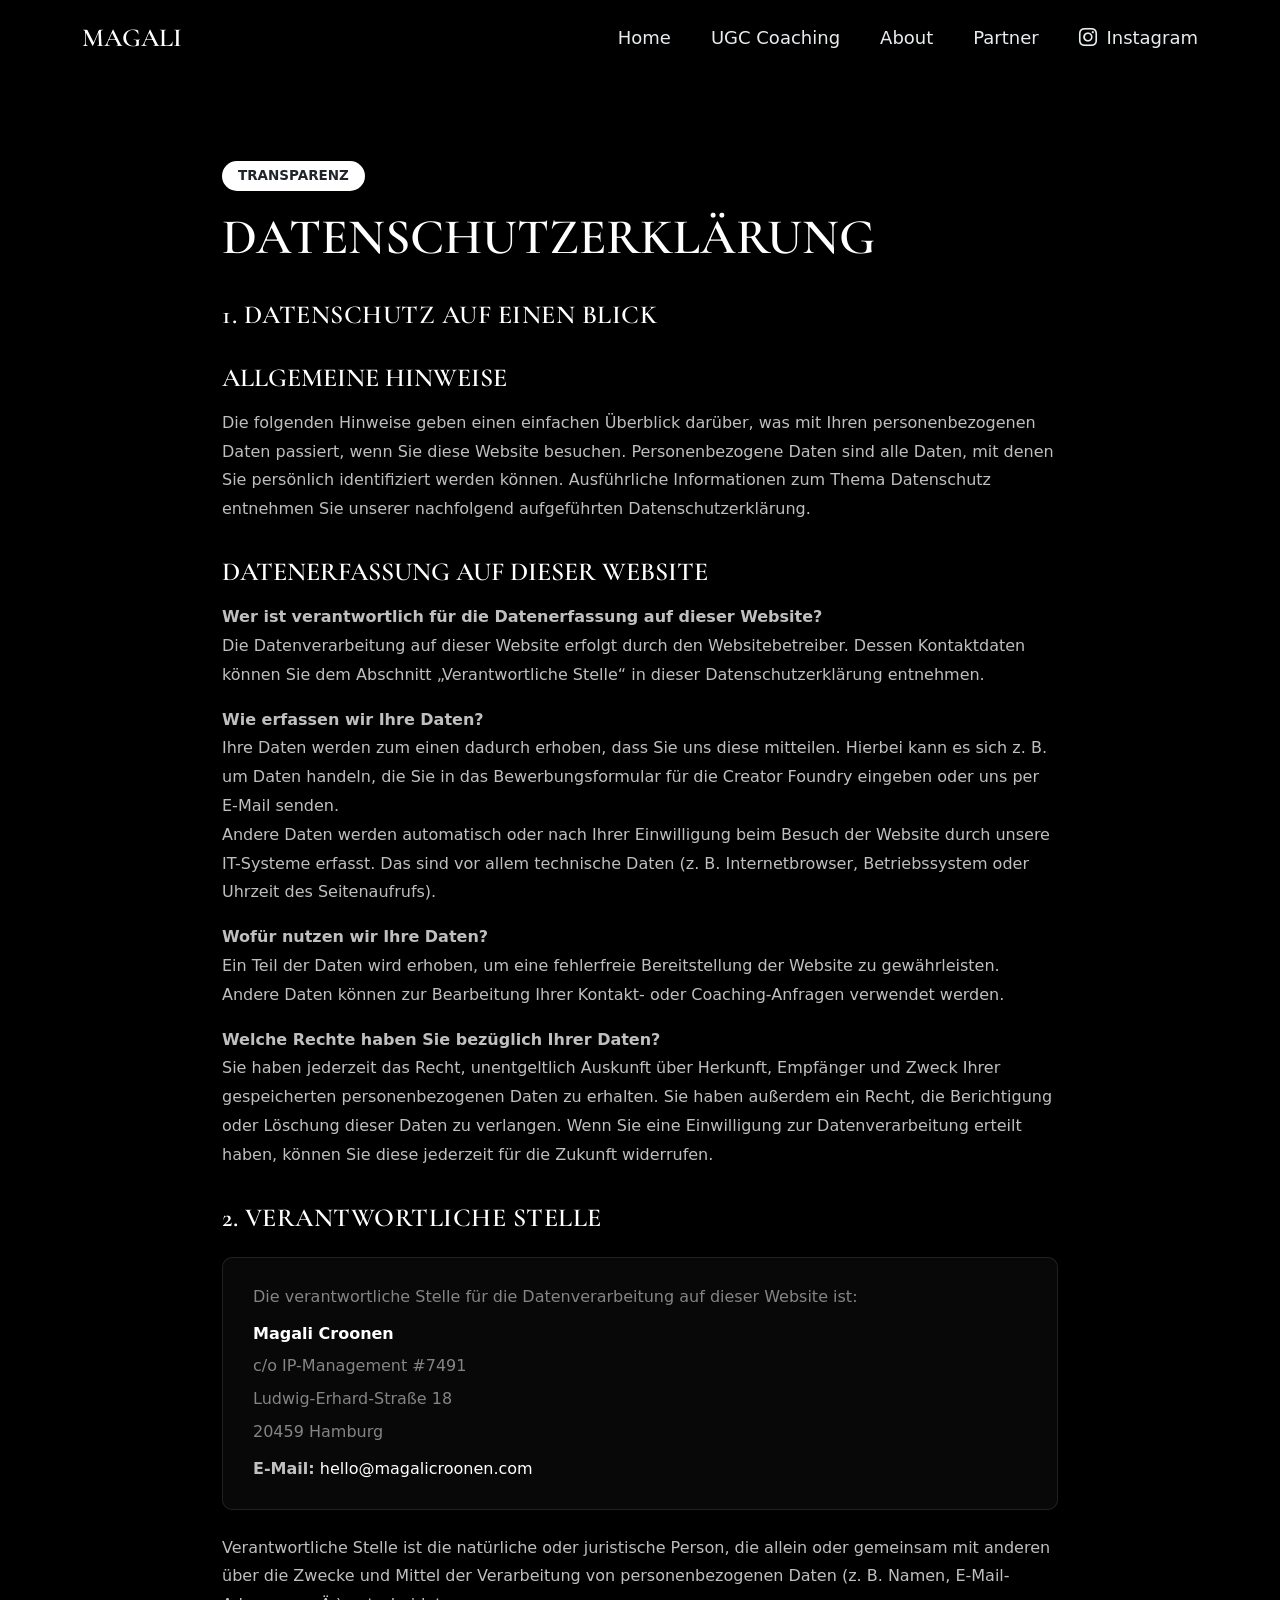
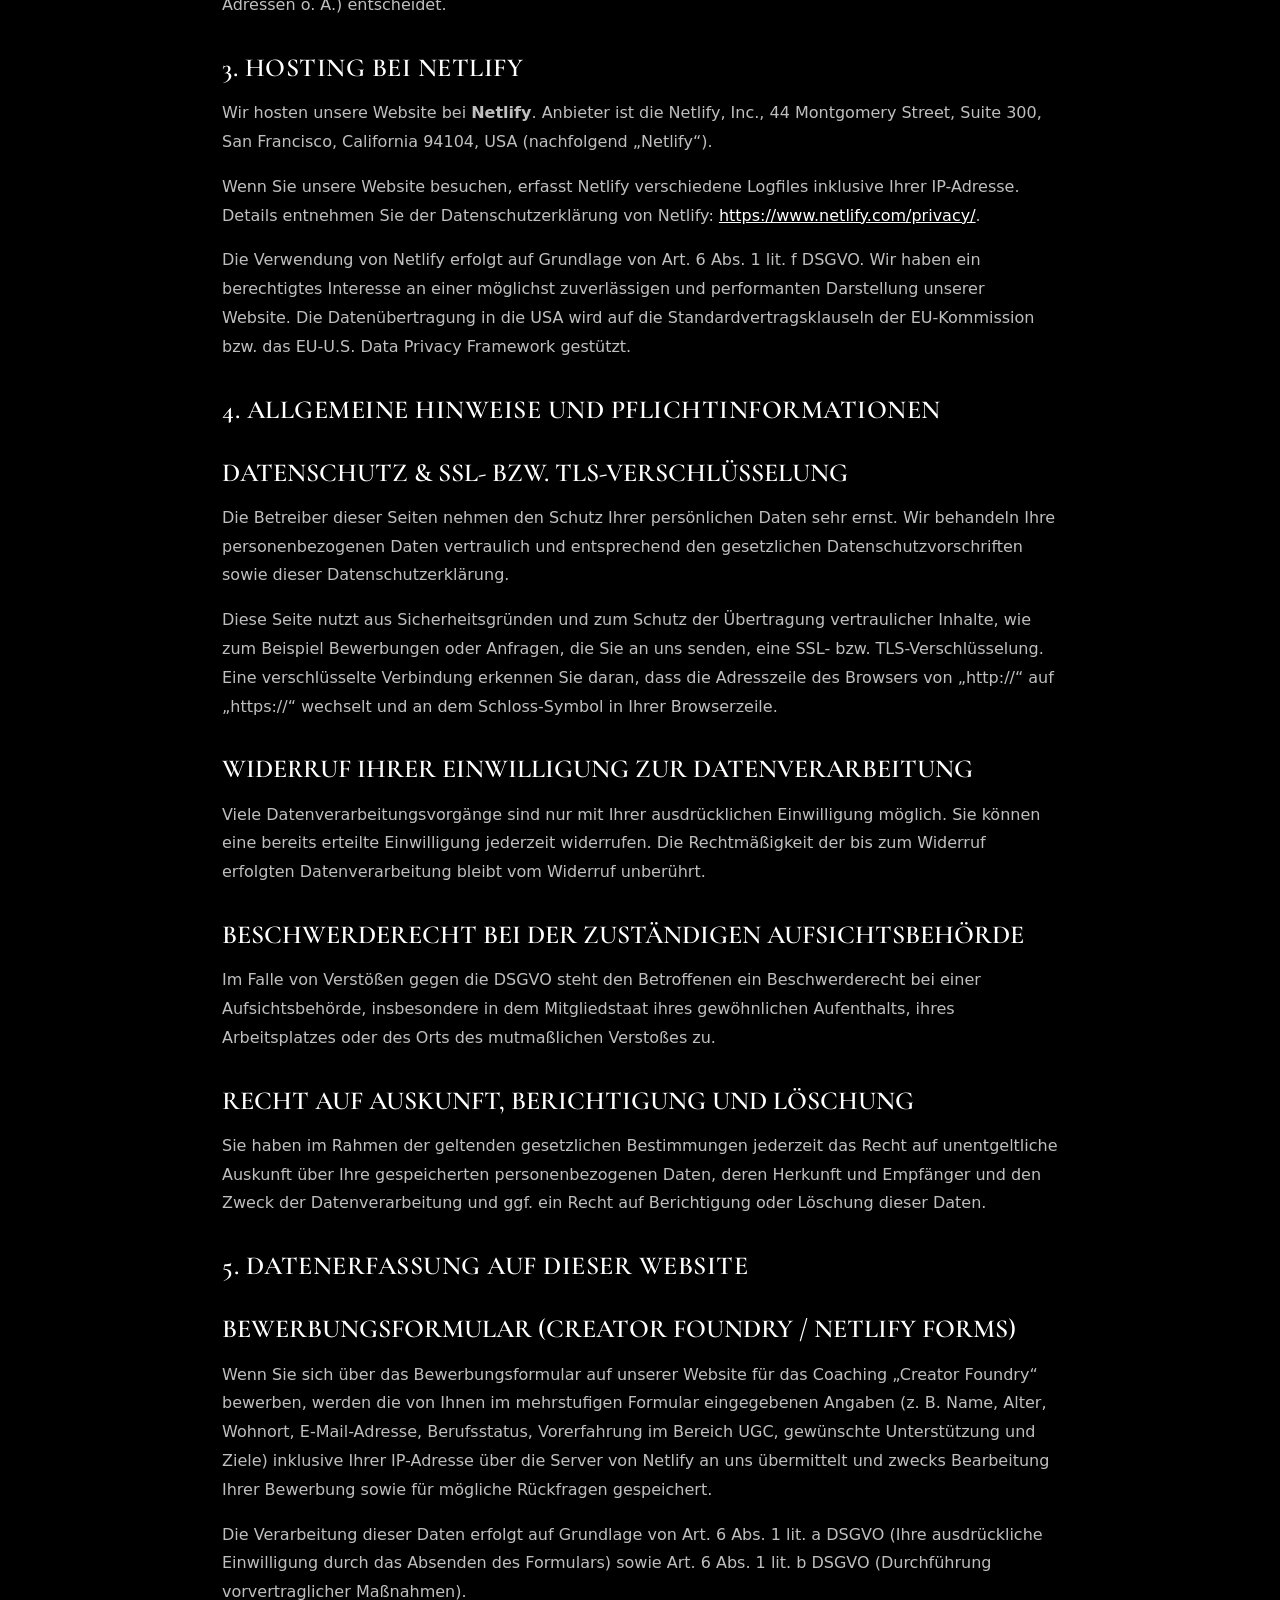
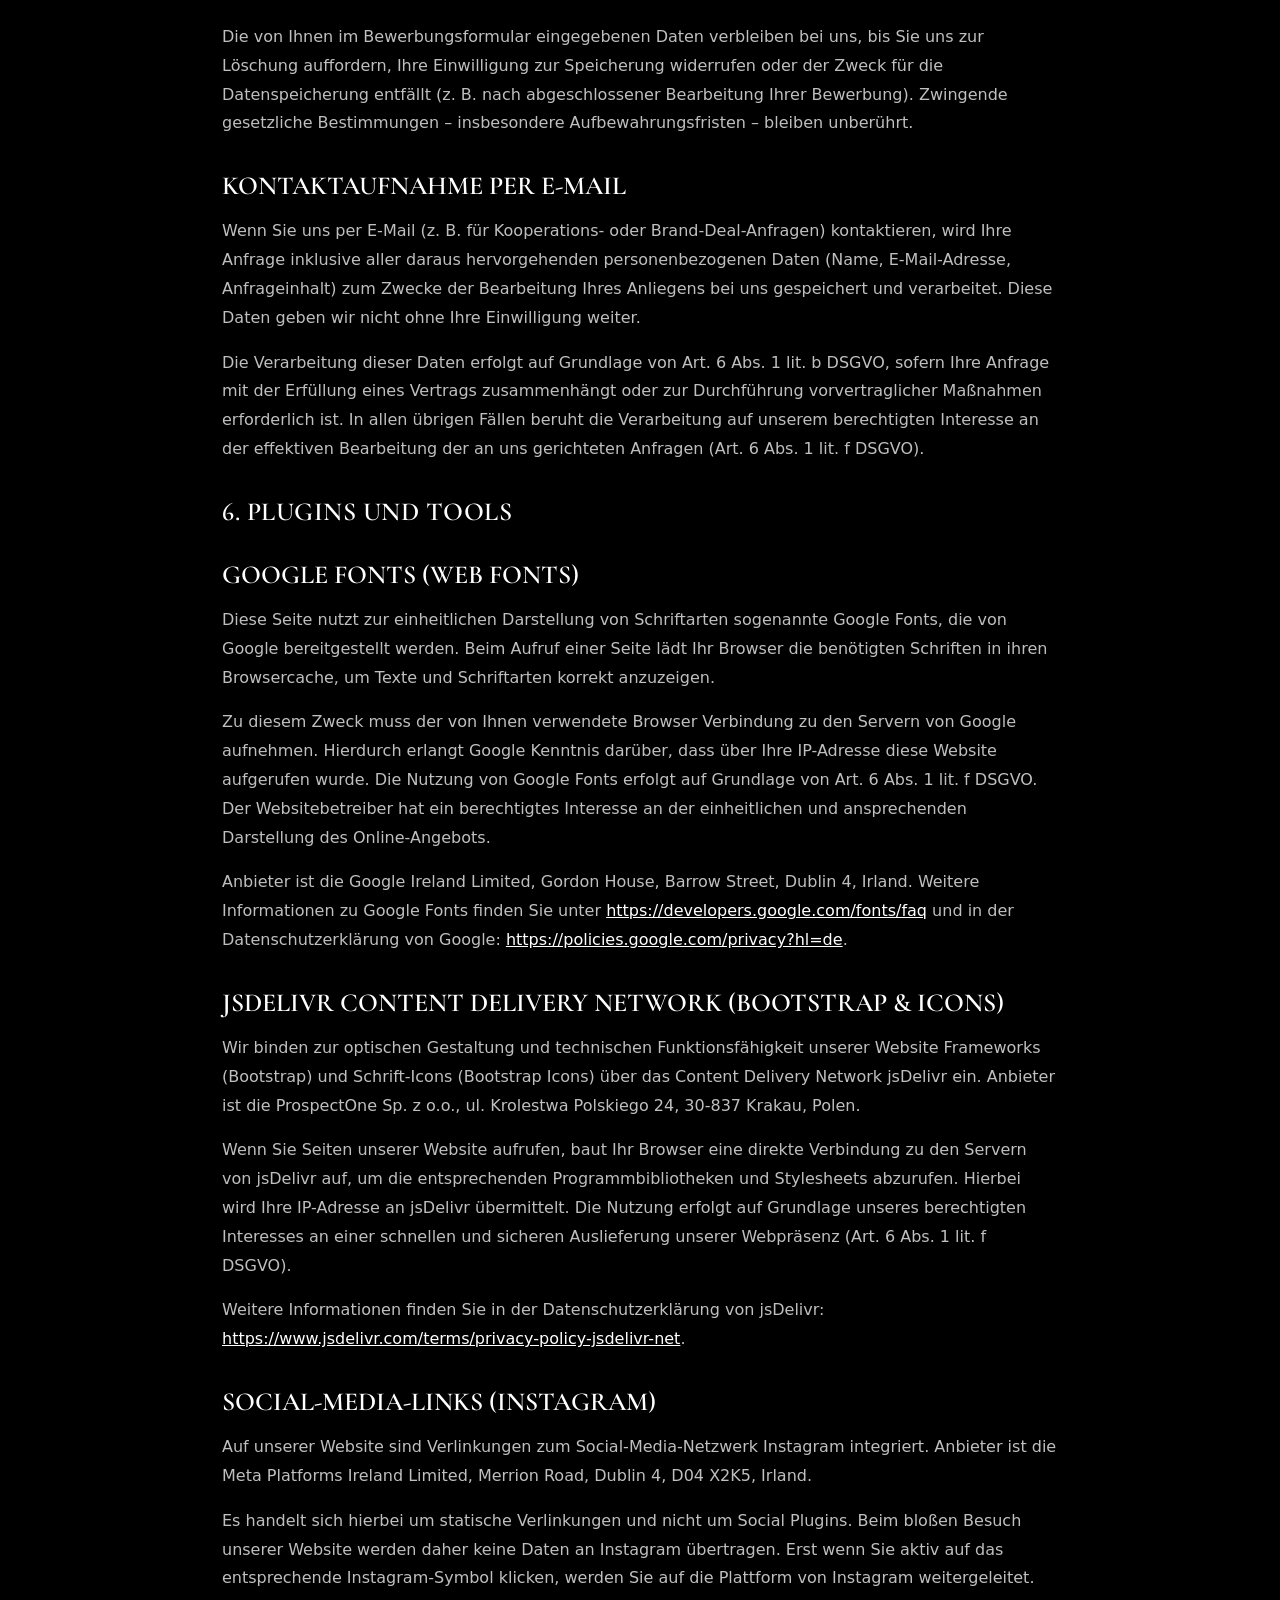
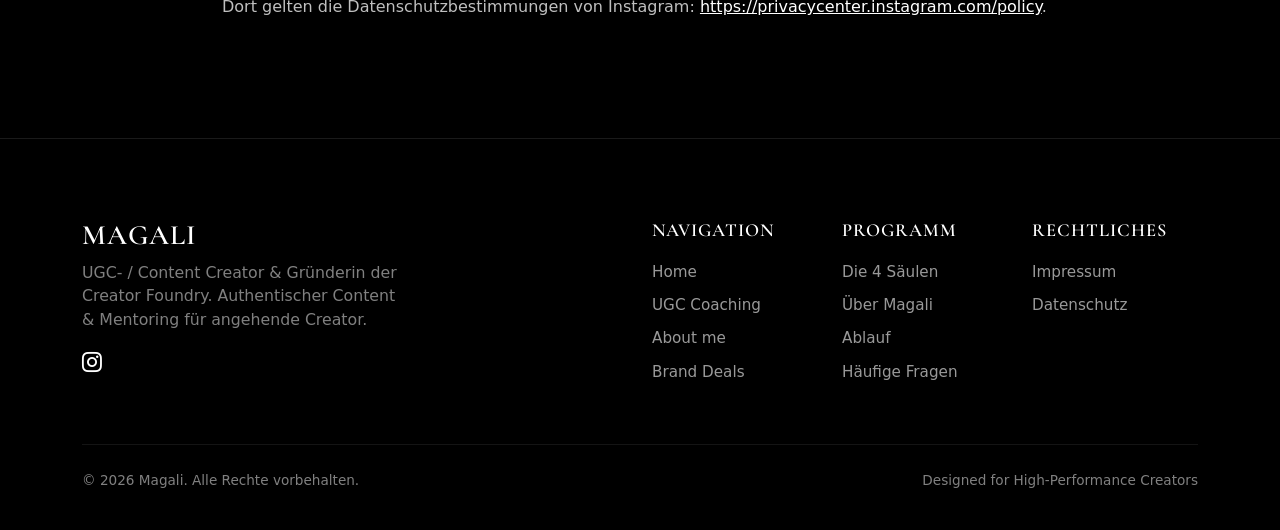
<file: datenschutz/index.html>
<!DOCTYPE html>
<html lang="de">
<head>
    <meta charset="UTF-8">
    <meta name="viewport" content="width=device-width, initial-scale=1.0">
    <!-- METADATA: -->
    <meta name="description" content="Datenschutzerklärung – Informationen über die Verarbeitung personenbezogener Daten auf der Website von Magali.">
    <meta name="robots" content="noindex, follow">
    <meta name="author" content="Magali">
    <!-- Bootstrap: -->
    <link href="https://cdn.jsdelivr.net/npm/bootstrap@5.3.8/dist/css/bootstrap.min.css" rel="stylesheet" integrity="sha384-sRIl4kxILFvY47J16cr9ZwB07vP4J8+LH7qKQnuqkuIAvNWLzeN8tE5YBujZqJLB" crossorigin="anonymous">
    <link rel="stylesheet" href="https://cdn.jsdelivr.net/npm/bootstrap-icons@1.13.1/font/bootstrap-icons.min.css">
    <!-- Google Fonts: -->
    <link rel="preconnect" href="https://fonts.googleapis.com">
    <link rel="preconnect" href="https://fonts.gstatic.com" crossorigin>
    <link href="https://fonts.googleapis.com/css2?family=Cormorant+Garamond:ital,wght@0,300..700;1,300..700&display=swap" rel="stylesheet">
    <!-- CSS: -->
    <link rel="stylesheet" href="../assets/css/style.css">
    <!-- FAVICON: -->
    <link rel="shortcut icon" href="../assets/images/favicon/favicon.png" type="image/png">
    <!-- TITLE: -->
    <title>Datenschutzerklärung - Magali UGC Creator</title>
</head>
<body>

    <!-- NAVBAR: -->
    <nav class="navbar py-3 navbar-expand-lg fixed-top">
        <div class="container">
            <a class="navbar-brand text-white" href="/"><h4 class="mb-0">Magali</h4></a>
            <button class="navbar-toggler" type="button" data-bs-toggle="collapse" data-bs-target="#navbarNav" aria-controls="navbarNav" aria-expanded="false" aria-label="Toggle navigation">
                <i class="bi bi-list"></i>
            </button>
            <div class="collapse navbar-collapse pt-lg-0 justify-content-end" id="navbarNav">
                <ul class="navbar-nav">
                    <li class="nav-item me-lg-4 pt-4 pt-lg-0 me-0">
                        <a class="nav-link" href="/">Home</a>
                    </li>
                    <li class="nav-item me-lg-4 me-0">
                        <a class="nav-link" href="/coaching">UGC Coaching</a>
                    </li>
                    <li class="nav-item me-lg-4 me-0">
                        <a class="nav-link" href="/about">About</a>
                    </li>
                    <li class="nav-item me-lg-4 me-0">
                        <a class="nav-link" href="/partner">Partner</a>
                    </li>
                    <li class="nav-item">
                        <a class="nav-link pe-0" href="https://www.instagram.com/ugc.magali" target="_blank" rel="noopener noreferrer"><i class="bi bi-instagram me-1"></i> Instagram</a>
                    </li>
                </ul>
            </div>
        </div>
    </nav>

    <!-- DATENSCHUTZ CONTENT -->
    <section class="legal-section">
        <div class="container legal-container">
            
            <span class="badge bg-white text-dark text-uppercase px-3 py-2 mb-3 d-inline-block" style="border-radius: 50px;">Transparenz</span>
            <h1 class="text-white mb-4">Datenschutzerklärung</h1>
            
            <div class="legal-content">
                
                <h3 class="h4">1. Datenschutz auf einen Blick</h3>
                
                <h4>Allgemeine Hinweise</h4>
                <p>
                    Die folgenden Hinweise geben einen einfachen Überblick darüber, was mit Ihren personenbezogenen Daten passiert, wenn Sie diese Website besuchen. Personenbezogene Daten sind alle Daten, mit denen Sie persönlich identifiziert werden können. Ausführliche Informationen zum Thema Datenschutz entnehmen Sie unserer nachfolgend aufgeführten Datenschutzerklärung.
                </p>

                <h4>Datenerfassung auf dieser Website</h4>
                <p><strong>Wer ist verantwortlich für die Datenerfassung auf dieser Website?</strong><br>
                    Die Datenverarbeitung auf dieser Website erfolgt durch den Websitebetreiber. Dessen Kontaktdaten können Sie dem Abschnitt „Verantwortliche Stelle“ in dieser Datenschutzerklärung entnehmen.
                </p>
                <p><strong>Wie erfassen wir Ihre Daten?</strong><br>
                    Ihre Daten werden zum einen dadurch erhoben, dass Sie uns diese mitteilen. Hierbei kann es sich z. B. um Daten handeln, die Sie in das Bewerbungsformular für die Creator Foundry eingeben oder uns per E-Mail senden.<br>
                    Andere Daten werden automatisch oder nach Ihrer Einwilligung beim Besuch der Website durch unsere IT-Systeme erfasst. Das sind vor allem technische Daten (z. B. Internetbrowser, Betriebssystem oder Uhrzeit des Seitenaufrufs).
                </p>
                <p><strong>Wofür nutzen wir Ihre Daten?</strong><br>
                    Ein Teil der Daten wird erhoben, um eine fehlerfreie Bereitstellung der Website zu gewährleisten. Andere Daten können zur Bearbeitung Ihrer Kontakt- oder Coaching-Anfragen verwendet werden.
                </p>
                <p><strong>Welche Rechte haben Sie bezüglich Ihrer Daten?</strong><br>
                    Sie haben jederzeit das Recht, unentgeltlich Auskunft über Herkunft, Empfänger und Zweck Ihrer gespeicherten personenbezogenen Daten zu erhalten. Sie haben außerdem ein Recht, die Berichtigung oder Löschung dieser Daten zu verlangen. Wenn Sie eine Einwilligung zur Datenverarbeitung erteilt haben, können Sie diese jederzeit für die Zukunft widerrufen.
                </p>

                <h3 class="h4">2. Verantwortliche Stelle</h3>
                <div class="legal-card">
                    <p class="mb-2 text-white-50">Die verantwortliche Stelle für die Datenverarbeitung auf dieser Website ist:</p>
                    <p class="mb-1 text-white fw-bold">Magali Croonen</p>
                    <p class="mb-1 text-white-50">c/o IP-Management #7491</p>
                    <p class="mb-1 text-white-50">Ludwig-Erhard-Straße 18</p>
                    <p class="mb-2 text-white-50">20459 Hamburg</p>
                    <p class="mb-0"><strong>E-Mail:</strong> <a href="mailto:hello@magalicroonen.com" class="text-white text-decoration-none">hello@magalicroonen.com</a></p>
                </div>
                <p>
                    Verantwortliche Stelle ist die natürliche oder juristische Person, die allein oder gemeinsam mit anderen über die Zwecke und Mittel der Verarbeitung von personenbezogenen Daten (z. B. Namen, E-Mail-Adressen o. Ä.) entscheidet.
                </p>

                <h3 class="h4">3. Hosting bei Netlify</h3>
                <p>
                    Wir hosten unsere Website bei <strong>Netlify</strong>. Anbieter ist die Netlify, Inc., 44 Montgomery Street, Suite 300, San Francisco, California 94104, USA (nachfolgend „Netlify“).
                </p>
                <p>
                    Wenn Sie unsere Website besuchen, erfasst Netlify verschiedene Logfiles inklusive Ihrer IP-Adresse. Details entnehmen Sie der Datenschutzerklärung von Netlify: 
                    <a href="https://www.netlify.com/privacy/" target="_blank" rel="noopener noreferrer" class="text-white text-decoration-underline">https://www.netlify.com/privacy/</a>.
                </p>
                <p>
                    Die Verwendung von Netlify erfolgt auf Grundlage von Art. 6 Abs. 1 lit. f DSGVO. Wir haben ein berechtigtes Interesse an einer möglichst zuverlässigen und performanten Darstellung unserer Website. Die Datenübertragung in die USA wird auf die Standardvertragsklauseln der EU-Kommission bzw. das EU-U.S. Data Privacy Framework gestützt.
                </p>

                <h3 class="h4">4. Allgemeine Hinweise und Pflichtinformationen</h3>
                
                <h4>Datenschutz & SSL- bzw. TLS-Verschlüsselung</h4>
                <p>
                    Die Betreiber dieser Seiten nehmen den Schutz Ihrer persönlichen Daten sehr ernst. Wir behandeln Ihre personenbezogenen Daten vertraulich und entsprechend den gesetzlichen Datenschutzvorschriften sowie dieser Datenschutzerklärung.
                </p>
                <p>
                    Diese Seite nutzt aus Sicherheitsgründen und zum Schutz der Übertragung vertraulicher Inhalte, wie zum Beispiel Bewerbungen oder Anfragen, die Sie an uns senden, eine SSL- bzw. TLS-Verschlüsselung. Eine verschlüsselte Verbindung erkennen Sie daran, dass die Adresszeile des Browsers von „http://“ auf „https://“ wechselt und an dem Schloss-Symbol in Ihrer Browserzeile.
                </p>

                <h4>Widerruf Ihrer Einwilligung zur Datenverarbeitung</h4>
                <p>
                    Viele Datenverarbeitungsvorgänge sind nur mit Ihrer ausdrücklichen Einwilligung möglich. Sie können eine bereits erteilte Einwilligung jederzeit widerrufen. Die Rechtmäßigkeit der bis zum Widerruf erfolgten Datenverarbeitung bleibt vom Widerruf unberührt.
                </p>

                <h4>Beschwerderecht bei der zuständigen Aufsichtsbehörde</h4>
                <p>
                    Im Falle von Verstößen gegen die DSGVO steht den Betroffenen ein Beschwerderecht bei einer Aufsichtsbehörde, insbesondere in dem Mitgliedstaat ihres gewöhnlichen Aufenthalts, ihres Arbeitsplatzes oder des Orts des mutmaßlichen Verstoßes zu.
                </p>

                <h4>Recht auf Auskunft, Berichtigung und Löschung</h4>
                <p>
                    Sie haben im Rahmen der geltenden gesetzlichen Bestimmungen jederzeit das Recht auf unentgeltliche Auskunft über Ihre gespeicherten personenbezogenen Daten, deren Herkunft und Empfänger und den Zweck der Datenverarbeitung und ggf. ein Recht auf Berichtigung oder Löschung dieser Daten.
                </p>

                <h3 class="h4">5. Datenerfassung auf dieser Website</h3>

                <h4>Bewerbungsformular (Creator Foundry / Netlify Forms)</h4>
                <p>
                    Wenn Sie sich über das Bewerbungsformular auf unserer Website für das Coaching „Creator Foundry“ bewerben, werden die von Ihnen im mehrstufigen Formular eingegebenen Angaben (z. B. Name, Alter, Wohnort, E-Mail-Adresse, Berufsstatus, Vorerfahrung im Bereich UGC, gewünschte Unterstützung und Ziele) inklusive Ihrer IP-Adresse über die Server von Netlify an uns übermittelt und zwecks Bearbeitung Ihrer Bewerbung sowie für mögliche Rückfragen gespeichert.
                </p>
                <p>
                    Die Verarbeitung dieser Daten erfolgt auf Grundlage von Art. 6 Abs. 1 lit. a DSGVO (Ihre ausdrückliche Einwilligung durch das Absenden des Formulars) sowie Art. 6 Abs. 1 lit. b DSGVO (Durchführung vorvertraglicher Maßnahmen).
                </p>
                <p>
                    Die von Ihnen im Bewerbungsformular eingegebenen Daten verbleiben bei uns, bis Sie uns zur Löschung auffordern, Ihre Einwilligung zur Speicherung widerrufen oder der Zweck für die Datenspeicherung entfällt (z. B. nach abgeschlossener Bearbeitung Ihrer Bewerbung). Zwingende gesetzliche Bestimmungen – insbesondere Aufbewahrungsfristen – bleiben unberührt.
                </p>

                <h4>Kontaktaufnahme per E-Mail</h4>
                <p>
                    Wenn Sie uns per E-Mail (z. B. für Kooperations- oder Brand-Deal-Anfragen) kontaktieren, wird Ihre Anfrage inklusive aller daraus hervorgehenden personenbezogenen Daten (Name, E-Mail-Adresse, Anfrageinhalt) zum Zwecke der Bearbeitung Ihres Anliegens bei uns gespeichert und verarbeitet. Diese Daten geben wir nicht ohne Ihre Einwilligung weiter.
                </p>
                <p>
                    Die Verarbeitung dieser Daten erfolgt auf Grundlage von Art. 6 Abs. 1 lit. b DSGVO, sofern Ihre Anfrage mit der Erfüllung eines Vertrags zusammenhängt oder zur Durchführung vorvertraglicher Maßnahmen erforderlich ist. In allen übrigen Fällen beruht die Verarbeitung auf unserem berechtigten Interesse an der effektiven Bearbeitung der an uns gerichteten Anfragen (Art. 6 Abs. 1 lit. f DSGVO).
                </p>

                <h3 class="h4">6. Plugins und Tools</h3>

                <h4>Google Fonts (Web Fonts)</h4>
                <p>
                    Diese Seite nutzt zur einheitlichen Darstellung von Schriftarten sogenannte Google Fonts, die von Google bereitgestellt werden. Beim Aufruf einer Seite lädt Ihr Browser die benötigten Schriften in ihren Browsercache, um Texte und Schriftarten korrekt anzuzeigen.
                </p>
                <p>
                    Zu diesem Zweck muss der von Ihnen verwendete Browser Verbindung zu den Servern von Google aufnehmen. Hierdurch erlangt Google Kenntnis darüber, dass über Ihre IP-Adresse diese Website aufgerufen wurde. Die Nutzung von Google Fonts erfolgt auf Grundlage von Art. 6 Abs. 1 lit. f DSGVO. Der Websitebetreiber hat ein berechtigtes Interesse an der einheitlichen und ansprechenden Darstellung des Online-Angebots.
                </p>
                <p>
                    Anbieter ist die Google Ireland Limited, Gordon House, Barrow Street, Dublin 4, Irland. Weitere Informationen zu Google Fonts finden Sie unter 
                    <a href="https://developers.google.com/fonts/faq" target="_blank" rel="noopener noreferrer" class="text-white text-decoration-underline">https://developers.google.com/fonts/faq</a> 
                    und in der Datenschutzerklärung von Google: 
                    <a href="https://policies.google.com/privacy?hl=de" target="_blank" rel="noopener noreferrer" class="text-white text-decoration-underline">https://policies.google.com/privacy?hl=de</a>.
                </p>

                <h4>jsDelivr Content Delivery Network (Bootstrap & Icons)</h4>
                <p>
                    Wir binden zur optischen Gestaltung und technischen Funktionsfähigkeit unserer Website Frameworks (Bootstrap) und Schrift-Icons (Bootstrap Icons) über das Content Delivery Network jsDelivr ein. Anbieter ist die ProspectOne Sp. z o.o., ul. Krolestwa Polskiego 24, 30-837 Krakau, Polen.
                </p>
                <p>
                    Wenn Sie Seiten unserer Website aufrufen, baut Ihr Browser eine direkte Verbindung zu den Servern von jsDelivr auf, um die entsprechenden Programmbibliotheken und Stylesheets abzurufen. Hierbei wird Ihre IP-Adresse an jsDelivr übermittelt. Die Nutzung erfolgt auf Grundlage unseres berechtigten Interesses an einer schnellen und sicheren Auslieferung unserer Webpräsenz (Art. 6 Abs. 1 lit. f DSGVO).
                </p>
                <p>
                    Weitere Informationen finden Sie in der Datenschutzerklärung von jsDelivr: 
                    <a href="https://www.jsdelivr.com/terms/privacy-policy-jsdelivr-net" target="_blank" rel="noopener noreferrer" class="text-white text-decoration-underline">https://www.jsdelivr.com/terms/privacy-policy-jsdelivr-net</a>.
                </p>

                <h4>Social-Media-Links (Instagram)</h4>
                <p>
                    Auf unserer Website sind Verlinkungen zum Social-Media-Netzwerk Instagram integriert. Anbieter ist die Meta Platforms Ireland Limited, Merrion Road, Dublin 4, D04 X2K5, Irland.
                </p>
                <p>
                    Es handelt sich hierbei um statische Verlinkungen und nicht um Social Plugins. Beim bloßen Besuch unserer Website werden daher keine Daten an Instagram übertragen. Erst wenn Sie aktiv auf das entsprechende Instagram-Symbol klicken, werden Sie auf die Plattform von Instagram weitergeleitet. Dort gelten die Datenschutzbestimmungen von Instagram: 
                    <a href="https://privacycenter.instagram.com/policy" target="_blank" rel="noopener noreferrer" class="text-white text-decoration-underline">https://privacycenter.instagram.com/policy</a>.
                </p>

            </div>
        </div>
    </section>

    <!-- GLOBAL SITE FOOTER -->
    <footer class="site-footer">
        <div class="container">
            <div class="row gy-5">
                <!-- Col 1: Brand & Bio -->
                <div class="col-lg-4 col-12 site-footer-brand">
                    <a href="/" class="text-white text-decoration-none">
                        <h4 class="mb-2">Magali</h4>
                    </a>
                    <p class="small text-white-50 mb-3" style="max-width: 320px;">
                        UGC- / Content Creator & Gründerin der Creator Foundry. Authentischer Content & Mentoring für angehende Creator.
                    </p>
                    <div class="d-flex align-items-center gap-3">
                        <a href="https://www.instagram.com/ugc.magali" target="_blank" rel="noopener noreferrer" class="fs-5 text-white" aria-label="Instagram">
                            <i class="bi bi-instagram"></i>
                        </a>
                    </div>
                </div>

                <!-- Col 2: Navigation -->
                <div class="col-6 col-lg-2 offset-lg-2">
                    <h6 class="site-footer-title">Navigation</h6>
                    <ul class="site-footer-list">
                        <li><a href="/">Home</a></li>
                        <li><a href="/coaching">UGC Coaching</a></li>
                        <li><a href="/about">About me</a></li>
                        <li><a href="/partner">Brand Deals</a></li>
                    </ul>
                </div>

                <!-- Col 3: Mentoring & Programme -->
                <div class="col-6 col-lg-2">
                    <h6 class="site-footer-title">Programm</h6>
                    <ul class="site-footer-list">
                        <li><a href="/coaching#program">Die 4 Säulen</a></li>
                        <li><a href="/coaching#mentor">Über Magali</a></li>
                        <li><a href="/coaching#process">Ablauf</a></li>
                        <li><a href="/coaching#faq">Häufige Fragen</a></li>
                    </ul>
                </div>

                <!-- Col 4: Rechtliches -->
                <div class="col-6 col-lg-2">
                    <h6 class="site-footer-title">Rechtliches</h6>
                    <ul class="site-footer-list">
                        <li><a href="/impressum">Impressum</a></li>
                        <li><a href="/datenschutz">Datenschutz</a></li>
                    </ul>
                </div>
            </div>

            <!-- Bottom Copyright Bar -->
            <div class="site-footer-bottom d-flex flex-column flex-md-row align-items-center justify-content-between gap-3">
                <span class="text-white-50">© 2026 Magali. Alle Rechte vorbehalten.</span>
                <span class="text-white-50">Designed for High-Performance Creators</span>
            </div>
        </div>
    </footer>

    <!-- Bootstrap JS Bundle -->
    <script src="https://cdn.jsdelivr.net/npm/bootstrap@5.3.8/dist/js/bootstrap.bundle.min.js" integrity="sha384-FKyoEForCGlyvwx9Hj09JcYn3nv7wiPVlz7YYwJrWVcXK/BmnVDxM+D2scQbITxI" crossorigin="anonymous"></script>
    <!-- Custom JS -->
    <script src="../assets/js/script.js"></script>
</body>
</html>
</file>
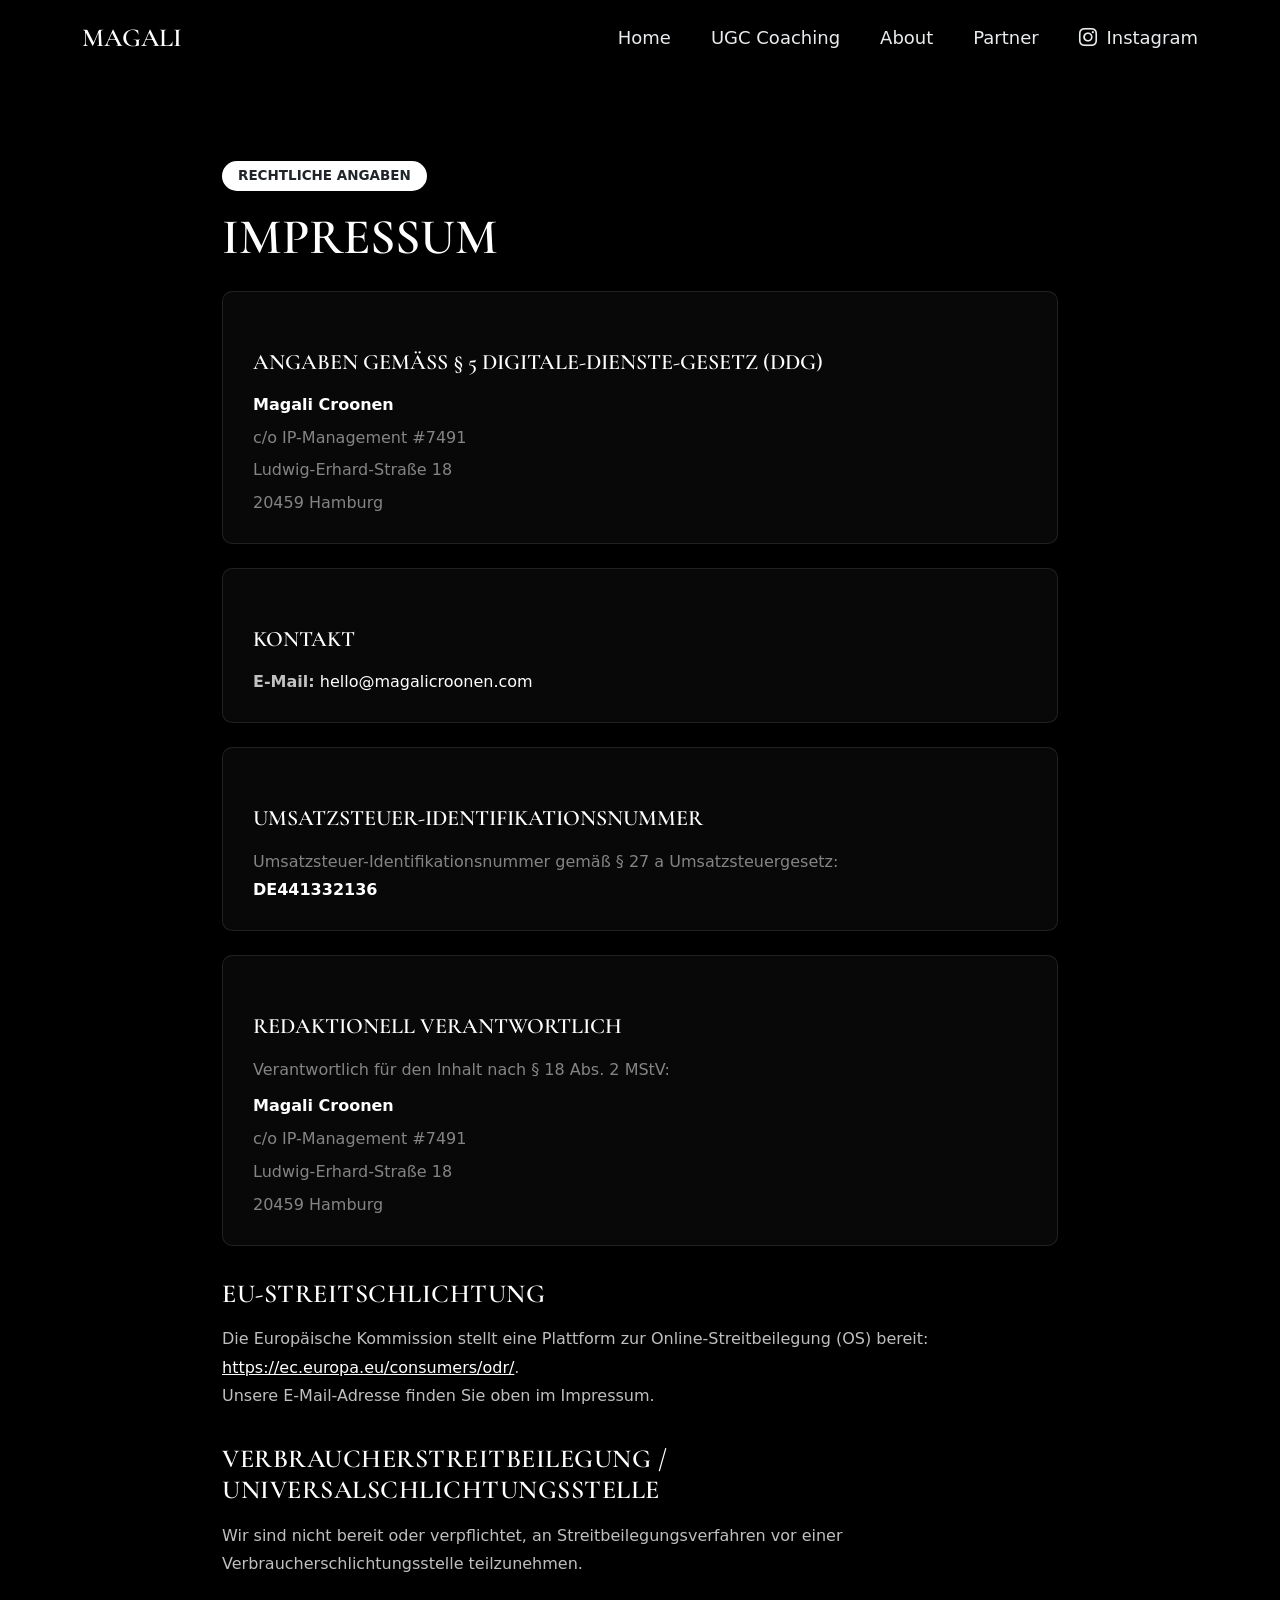
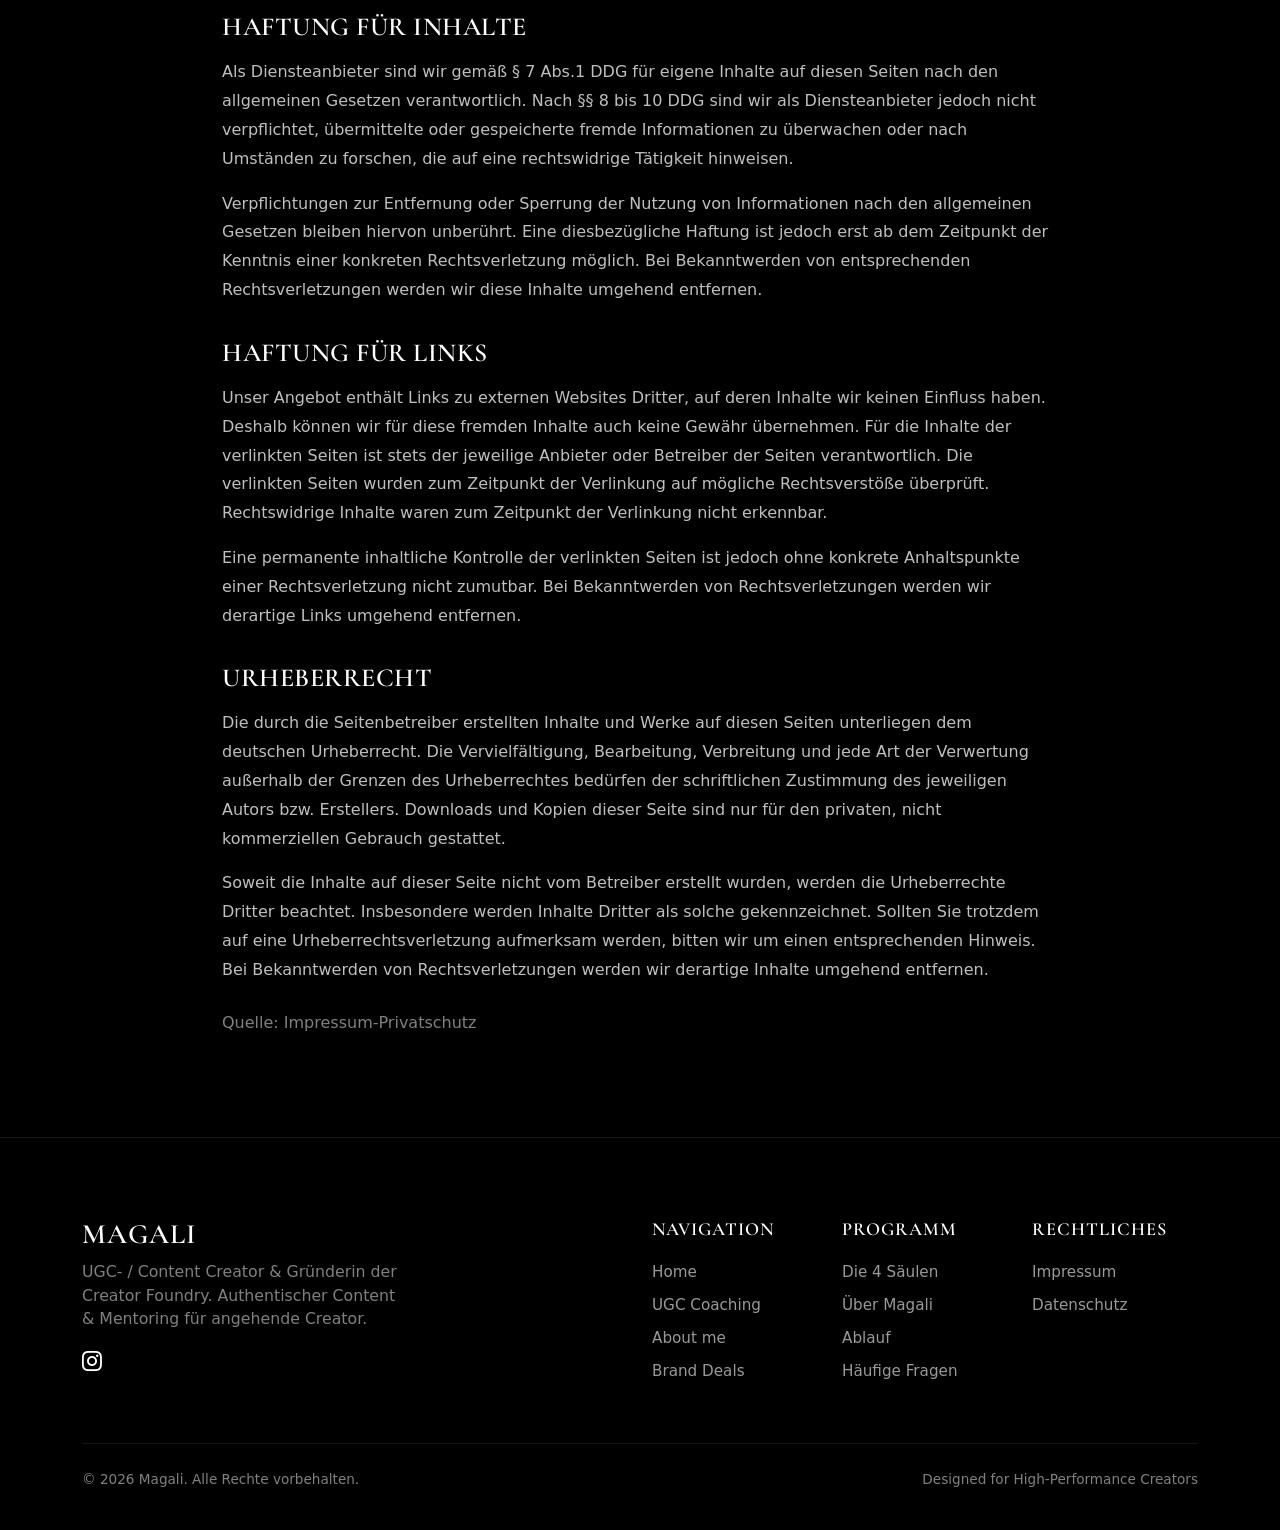
<file: impressum/index.html>
<!DOCTYPE html>
<html lang="de">
<head>
    <meta charset="UTF-8">
    <meta name="viewport" content="width=device-width, initial-scale=1.0">
    <!-- METADATA: -->
    <meta name="description" content="Impressum – Gesetzliche Anbieterkennzeichnung von Magali.">
    <meta name="robots" content="noindex, follow">
    <meta name="author" content="Magali">
    <!-- Bootstrap: -->
    <link href="https://cdn.jsdelivr.net/npm/bootstrap@5.3.8/dist/css/bootstrap.min.css" rel="stylesheet" integrity="sha384-sRIl4kxILFvY47J16cr9ZwB07vP4J8+LH7qKQnuqkuIAvNWLzeN8tE5YBujZqJLB" crossorigin="anonymous">
    <link rel="stylesheet" href="https://cdn.jsdelivr.net/npm/bootstrap-icons@1.13.1/font/bootstrap-icons.min.css">
    <!-- Google Fonts: -->
    <link rel="preconnect" href="https://fonts.googleapis.com">
    <link rel="preconnect" href="https://fonts.gstatic.com" crossorigin>
    <link href="https://fonts.googleapis.com/css2?family=Cormorant+Garamond:ital,wght@0,300..700;1,300..700&display=swap" rel="stylesheet">
    <!-- CSS: -->
    <link rel="stylesheet" href="../assets/css/style.css">
    <!-- FAVICON: -->
    <link rel="shortcut icon" href="../assets/images/favicon/favicon.png" type="image/png">
    <!-- TITLE: -->
    <title>Impressum - Magali UGC Creator</title>
</head>
<body>

    <!-- NAVBAR: -->
    <nav class="navbar py-3 navbar-expand-lg fixed-top">
        <div class="container">
            <a class="navbar-brand text-white" href="/"><h4 class="mb-0">Magali</h4></a>
            <button class="navbar-toggler" type="button" data-bs-toggle="collapse" data-bs-target="#navbarNav" aria-controls="navbarNav" aria-expanded="false" aria-label="Toggle navigation">
                <i class="bi bi-list"></i>
            </button>
            <div class="collapse navbar-collapse pt-lg-0 justify-content-end" id="navbarNav">
                <ul class="navbar-nav">
                    <li class="nav-item me-lg-4 pt-4 pt-lg-0 me-0">
                        <a class="nav-link" href="/">Home</a>
                    </li>
                    <li class="nav-item me-lg-4 me-0">
                        <a class="nav-link" href="/coaching">UGC Coaching</a>
                    </li>
                    <li class="nav-item me-lg-4 me-0">
                        <a class="nav-link" href="/about">About</a>
                    </li>
                    <li class="nav-item me-lg-4 me-0">
                        <a class="nav-link" href="/partner">Partner</a>
                    </li>
                    <li class="nav-item">
                        <a class="nav-link pe-0" href="https://www.instagram.com/ugc.magali" target="_blank" rel="noopener noreferrer"><i class="bi bi-instagram me-1"></i> Instagram</a>
                    </li>
                </ul>
            </div>
        </div>
    </nav>

    <!-- IMPRESSUM CONTENT -->
    <section class="legal-section">
        <div class="container legal-container">
            
            <span class="badge bg-white text-dark text-uppercase px-3 py-2 mb-3 d-inline-block" style="border-radius: 50px;">Rechtliche Angaben</span>
            <h1 class="text-white mb-4">Impressum</h1>
            
            <div class="legal-content">
                
                <div class="legal-card">
                    <h4 class="h5 text-white mb-3">Angaben gemäß § 5 Digitale-Dienste-Gesetz (DDG)</h4>
                    <p class="mb-1 text-white fw-bold">Magali Croonen</p>
                    <p class="mb-1 text-white-50">c/o IP-Management #7491</p>
                    <p class="mb-1 text-white-50">Ludwig-Erhard-Straße 18</p>
                    <p class="mb-0 text-white-50">20459 Hamburg</p>
                </div>

                <div class="legal-card">
                    <h4 class="h5 text-white mb-3">Kontakt</h4>
                    <p class="mb-0"><strong>E-Mail:</strong> <a href="mailto:hello@magalicroonen.com" class="text-white text-decoration-none">hello@magalicroonen.com</a></p>
                </div>

                <div class="legal-card">
                    <h4 class="h5 text-white mb-3">Umsatzsteuer-Identifikationsnummer</h4>
                    <p class="mb-0 text-white-50">
                        Umsatzsteuer-Identifikationsnummer gemäß § 27 a Umsatzsteuergesetz:<br>
                        <span class="text-white fw-bold">DE441332136</span>
                    </p>
                </div>

                <div class="legal-card">
                    <h4 class="h5 text-white mb-3">Redaktionell verantwortlich</h4>
                    <p class="mb-2 text-white-50">Verantwortlich für den Inhalt nach § 18 Abs. 2 MStV:</p>
                    <p class="mb-1 text-white fw-bold">Magali Croonen</p>
                    <p class="mb-1 text-white-50">c/o IP-Management #7491</p>
                    <p class="mb-1 text-white-50">Ludwig-Erhard-Straße 18</p>
                    <p class="mb-0 text-white-50">20459 Hamburg</p>
                </div>

                <h3 class="h4">EU-Streitschlichtung</h3>
                <p>
                    Die Europäische Kommission stellt eine Plattform zur Online-Streitbeilegung (OS) bereit: 
                    <a href="https://ec.europa.eu/consumers/odr/" target="_blank" rel="noopener noreferrer" class="text-white text-decoration-underline">https://ec.europa.eu/consumers/odr/</a>.<br>
                    Unsere E-Mail-Adresse finden Sie oben im Impressum.
                </p>

                <h3 class="h4">Verbraucherstreitbeilegung / Universalschlichtungsstelle</h3>
                <p>
                    Wir sind nicht bereit oder verpflichtet, an Streitbeilegungsverfahren vor einer Verbraucherschlichtungsstelle teilzunehmen.
                </p>

                <h3 class="h4">Haftung für Inhalte</h3>
                <p>
                    Als Diensteanbieter sind wir gemäß § 7 Abs.1 DDG für eigene Inhalte auf diesen Seiten nach den allgemeinen Gesetzen verantwortlich. Nach §§ 8 bis 10 DDG sind wir als Diensteanbieter jedoch nicht verpflichtet, übermittelte oder gespeicherte fremde Informationen zu überwachen oder nach Umständen zu forschen, die auf eine rechtswidrige Tätigkeit hinweisen.
                </p>
                <p>
                    Verpflichtungen zur Entfernung oder Sperrung der Nutzung von Informationen nach den allgemeinen Gesetzen bleiben hiervon unberührt. Eine diesbezügliche Haftung ist jedoch erst ab dem Zeitpunkt der Kenntnis einer konkreten Rechtsverletzung möglich. Bei Bekanntwerden von entsprechenden Rechtsverletzungen werden wir diese Inhalte umgehend entfernen.
                </p>

                <h3 class="h4">Haftung für Links</h3>
                <p>
                    Unser Angebot enthält Links zu externen Websites Dritter, auf deren Inhalte wir keinen Einfluss haben. Deshalb können wir für diese fremden Inhalte auch keine Gewähr übernehmen. Für die Inhalte der verlinkten Seiten ist stets der jeweilige Anbieter oder Betreiber der Seiten verantwortlich. Die verlinkten Seiten wurden zum Zeitpunkt der Verlinkung auf mögliche Rechtsverstöße überprüft. Rechtswidrige Inhalte waren zum Zeitpunkt der Verlinkung nicht erkennbar.
                </p>
                <p>
                    Eine permanente inhaltliche Kontrolle der verlinkten Seiten ist jedoch ohne konkrete Anhaltspunkte einer Rechtsverletzung nicht zumutbar. Bei Bekanntwerden von Rechtsverletzungen werden wir derartige Links umgehend entfernen.
                </p>

                <h3 class="h4">Urheberrecht</h3>
                <p>
                    Die durch die Seitenbetreiber erstellten Inhalte und Werke auf diesen Seiten unterliegen dem deutschen Urheberrecht. Die Vervielfältigung, Bearbeitung, Verbreitung und jede Art der Verwertung außerhalb der Grenzen des Urheberrechtes bedürfen der schriftlichen Zustimmung des jeweiligen Autors bzw. Erstellers. Downloads und Kopien dieser Seite sind nur für den privaten, nicht kommerziellen Gebrauch gestattet.
                </p>
                <p>
                    Soweit die Inhalte auf dieser Seite nicht vom Betreiber erstellt wurden, werden die Urheberrechte Dritter beachtet. Insbesondere werden Inhalte Dritter als solche gekennzeichnet. Sollten Sie trotzdem auf eine Urheberrechtsverletzung aufmerksam werden, bitten wir um einen entsprechenden Hinweis. Bei Bekanntwerden von Rechtsverletzungen werden wir derartige Inhalte umgehend entfernen.
                </p>
                <p class="text-white-50 small mt-4 mb-0">Quelle: Impressum-Privatschutz</p>
            </div>
        </div>
    </section>

    <!-- GLOBAL SITE FOOTER -->
    <footer class="site-footer">
        <div class="container">
            <div class="row gy-5">
                <!-- Col 1: Brand & Bio -->
                <div class="col-lg-4 col-12 site-footer-brand">
                    <a href="/" class="text-white text-decoration-none">
                        <h4 class="mb-2">Magali</h4>
                    </a>
                    <p class="small text-white-50 mb-3" style="max-width: 320px;">
                        UGC- / Content Creator & Gründerin der Creator Foundry. Authentischer Content & Mentoring für angehende Creator.
                    </p>
                    <div class="d-flex align-items-center gap-3">
                        <a href="https://www.instagram.com/ugc.magali" target="_blank" rel="noopener noreferrer" class="fs-5 text-white" aria-label="Instagram">
                            <i class="bi bi-instagram"></i>
                        </a>
                    </div>
                </div>

                <!-- Col 2: Navigation -->
                <div class="col-6 col-lg-2 offset-lg-2">
                    <h6 class="site-footer-title">Navigation</h6>
                    <ul class="site-footer-list">
                        <li><a href="/">Home</a></li>
                        <li><a href="/coaching">UGC Coaching</a></li>
                        <li><a href="/about">About me</a></li>
                        <li><a href="/partner">Brand Deals</a></li>
                    </ul>
                </div>

                <!-- Col 3: Mentoring & Programme -->
                <div class="col-6 col-lg-2">
                    <h6 class="site-footer-title">Programm</h6>
                    <ul class="site-footer-list">
                        <li><a href="/coaching#program">Die 4 Säulen</a></li>
                        <li><a href="/coaching#mentor">Über Magali</a></li>
                        <li><a href="/coaching#process">Ablauf</a></li>
                        <li><a href="/coaching#faq">Häufige Fragen</a></li>
                    </ul>
                </div>

                <!-- Col 4: Rechtliches -->
                <div class="col-6 col-lg-2">
                    <h6 class="site-footer-title">Rechtliches</h6>
                    <ul class="site-footer-list">
                        <li><a href="/impressum">Impressum</a></li>
                        <li><a href="/datenschutz">Datenschutz</a></li>
                    </ul>
                </div>
            </div>

            <!-- Bottom Copyright Bar -->
            <div class="site-footer-bottom d-flex flex-column flex-md-row align-items-center justify-content-between gap-3">
                <span class="text-white-50">© 2026 Magali. Alle Rechte vorbehalten.</span>
                <span class="text-white-50">Designed for High-Performance Creators</span>
            </div>
        </div>
    </footer>

    <!-- Bootstrap JS Bundle -->
    <script src="https://cdn.jsdelivr.net/npm/bootstrap@5.3.8/dist/js/bootstrap.bundle.min.js" integrity="sha384-FKyoEForCGlyvwx9Hj09JcYn3nv7wiPVlz7YYwJrWVcXK/BmnVDxM+D2scQbITxI" crossorigin="anonymous"></script>
    <!-- Custom JS -->
    <script src="../assets/js/script.js"></script>
</body>
</html>
</file>
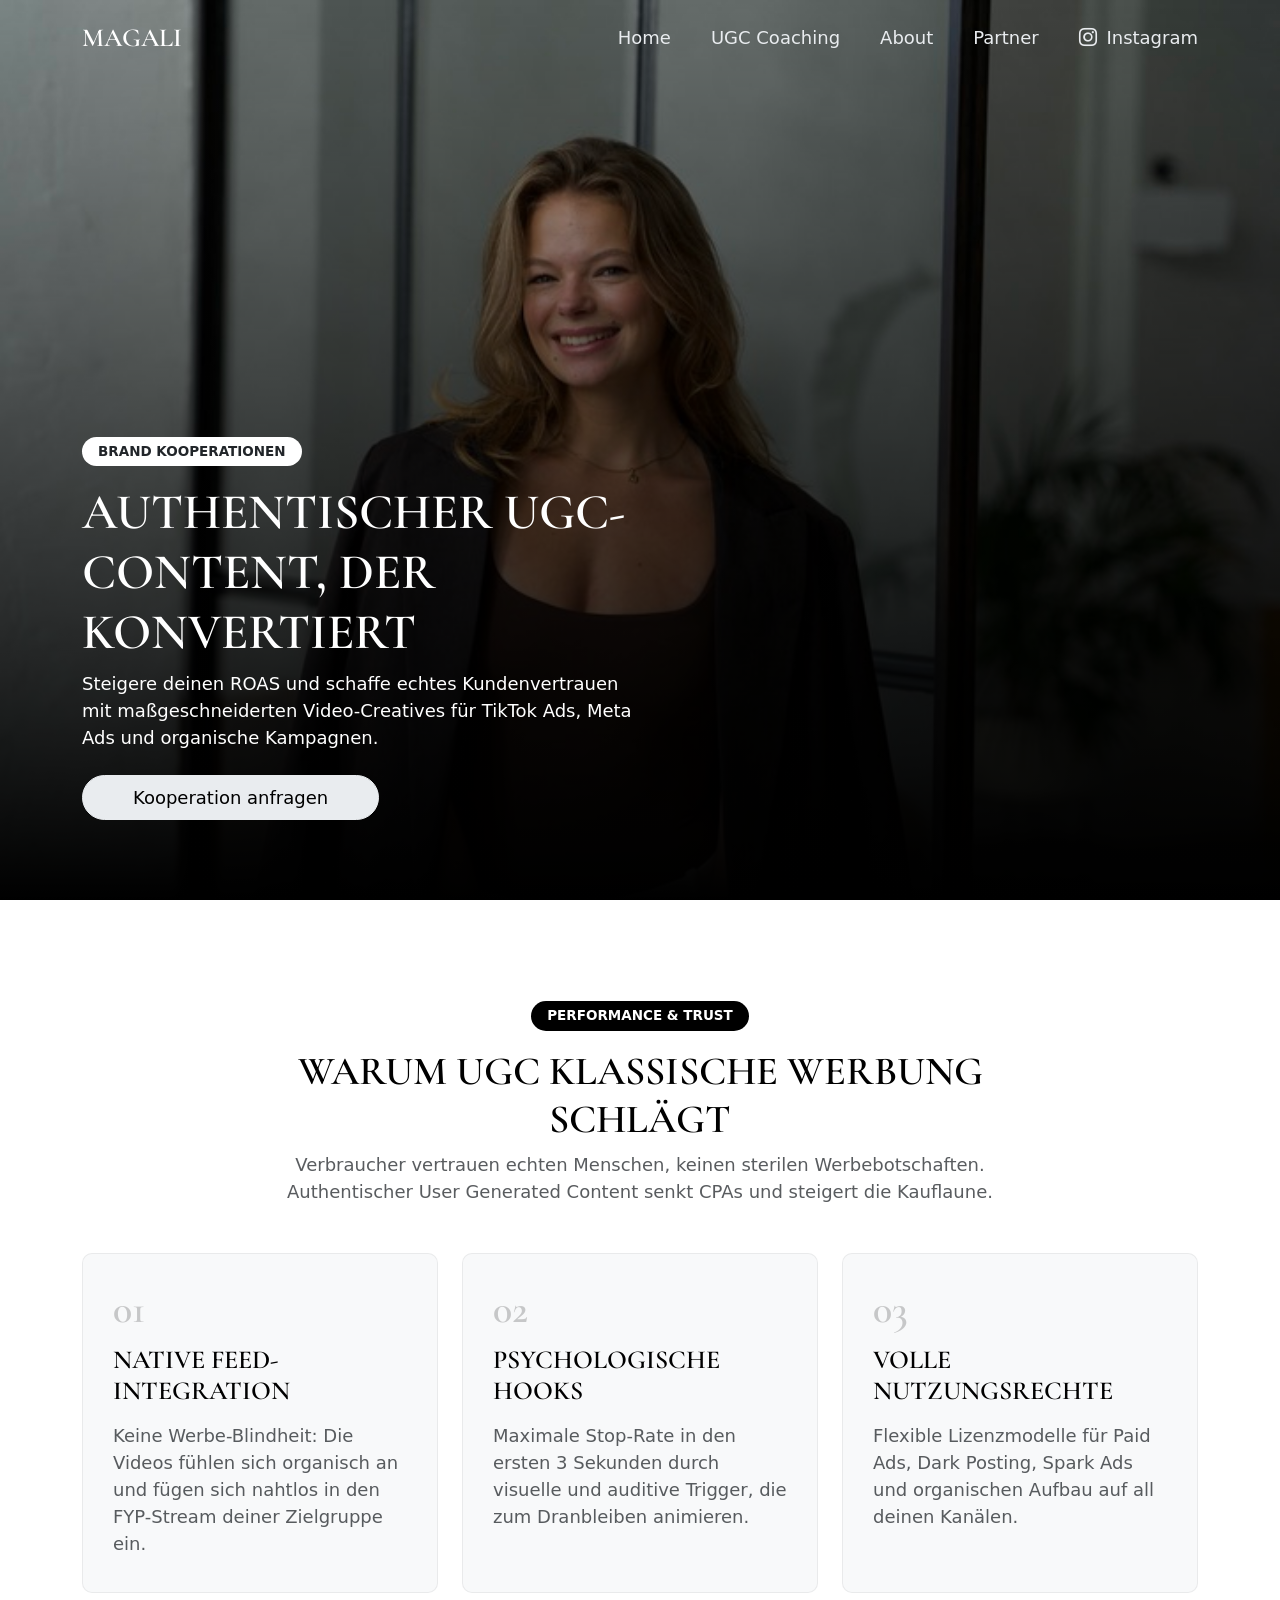
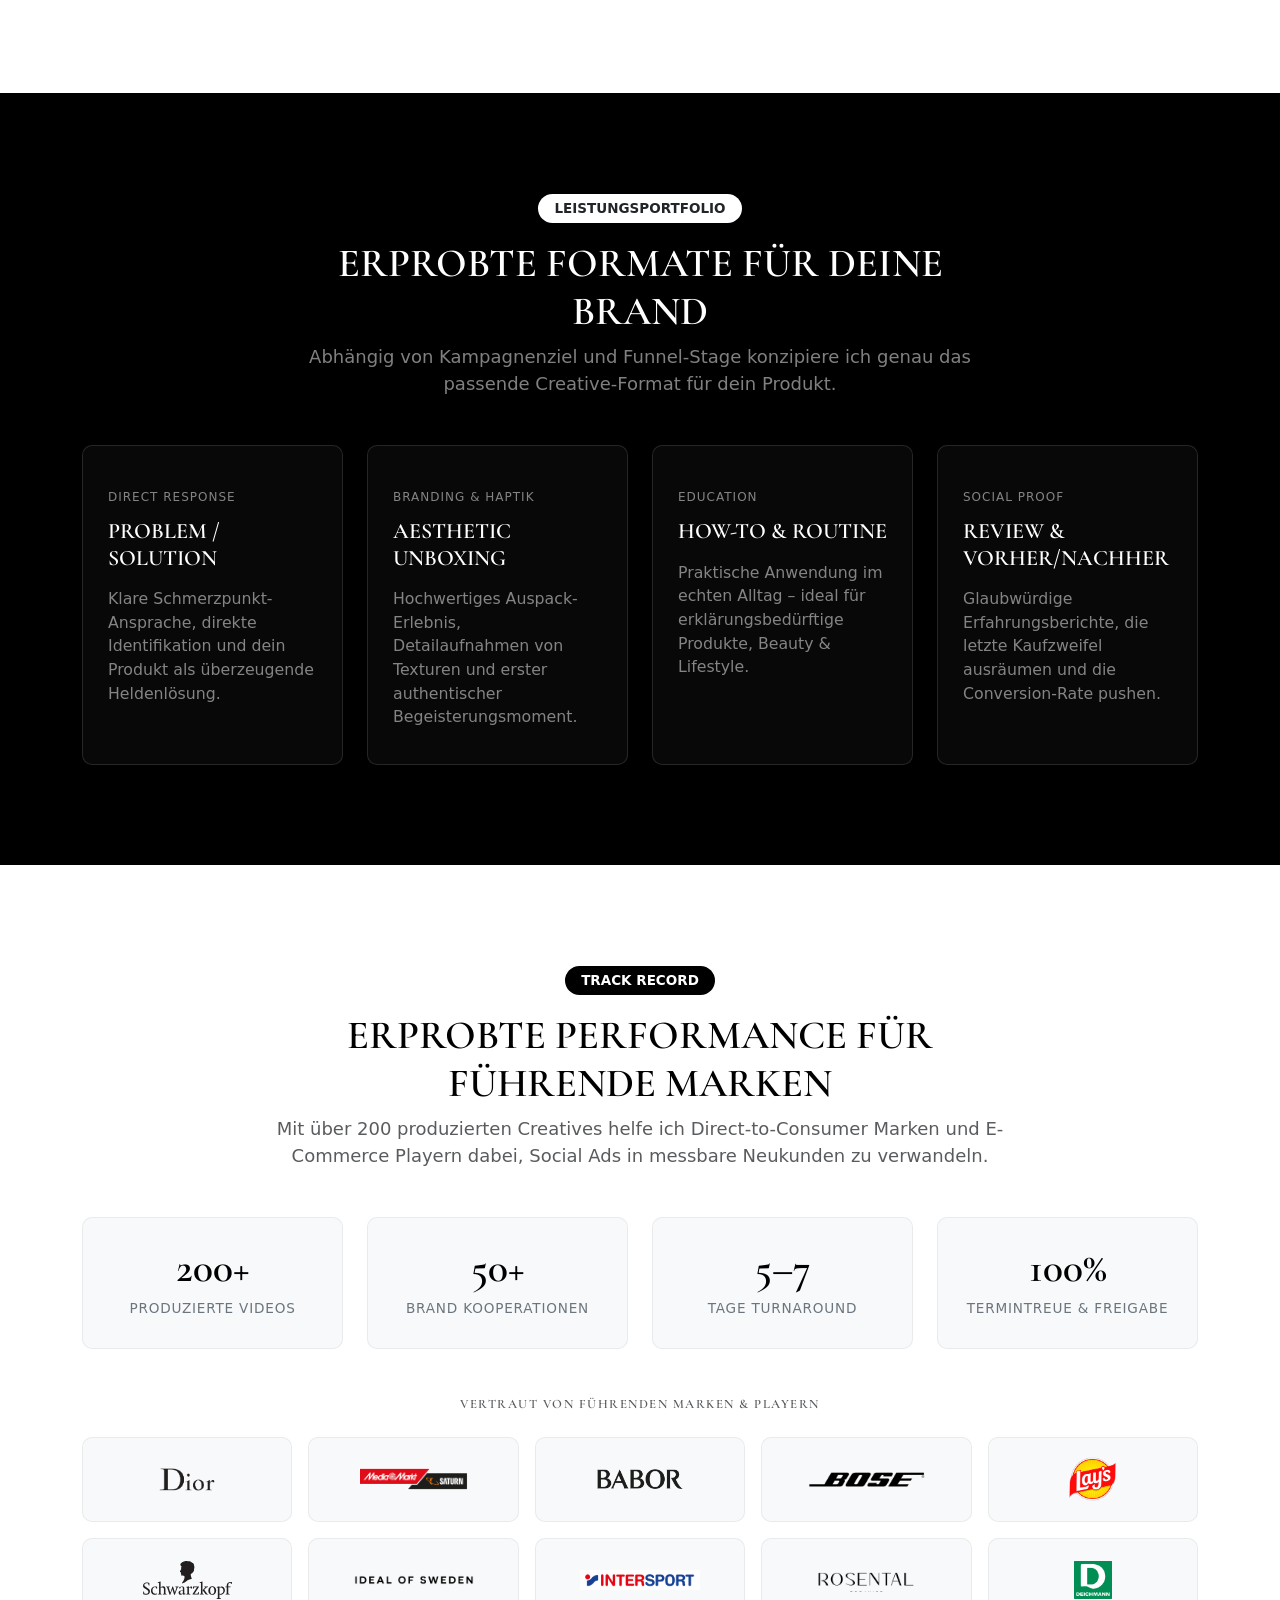
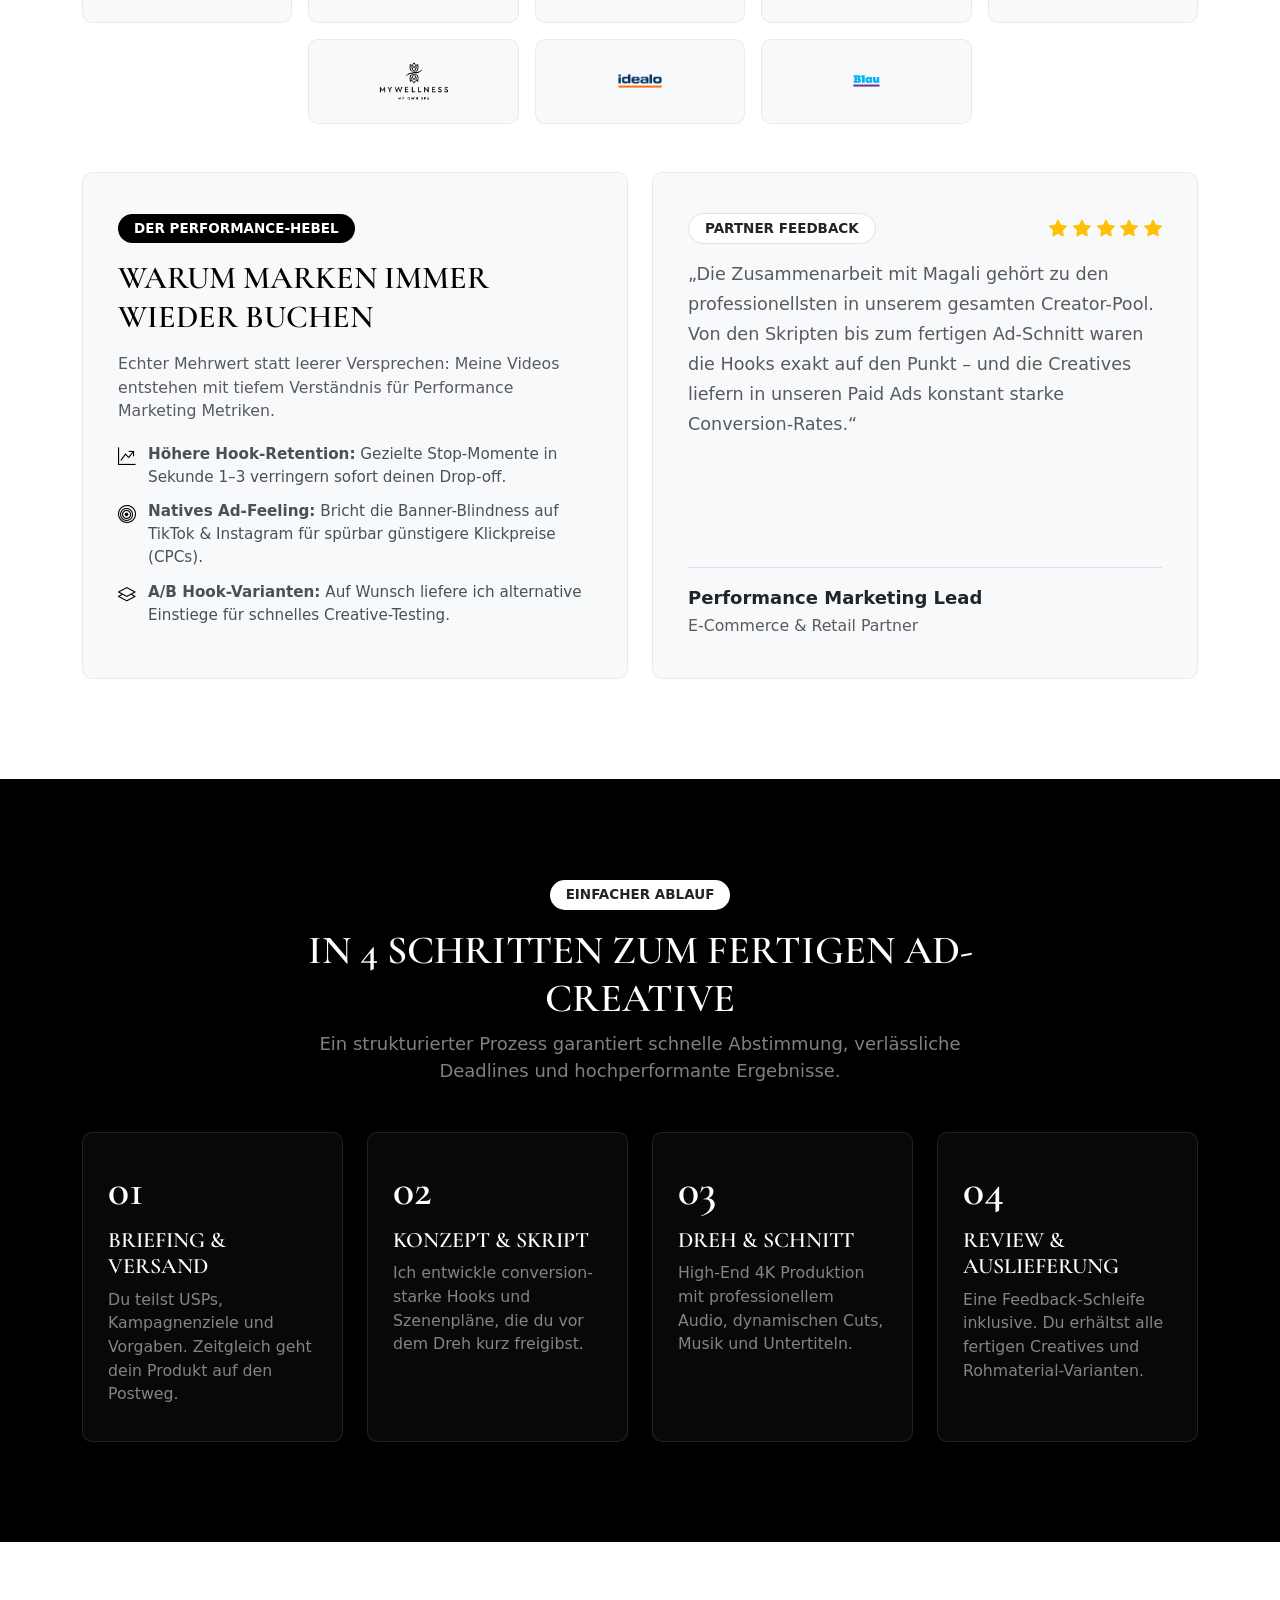
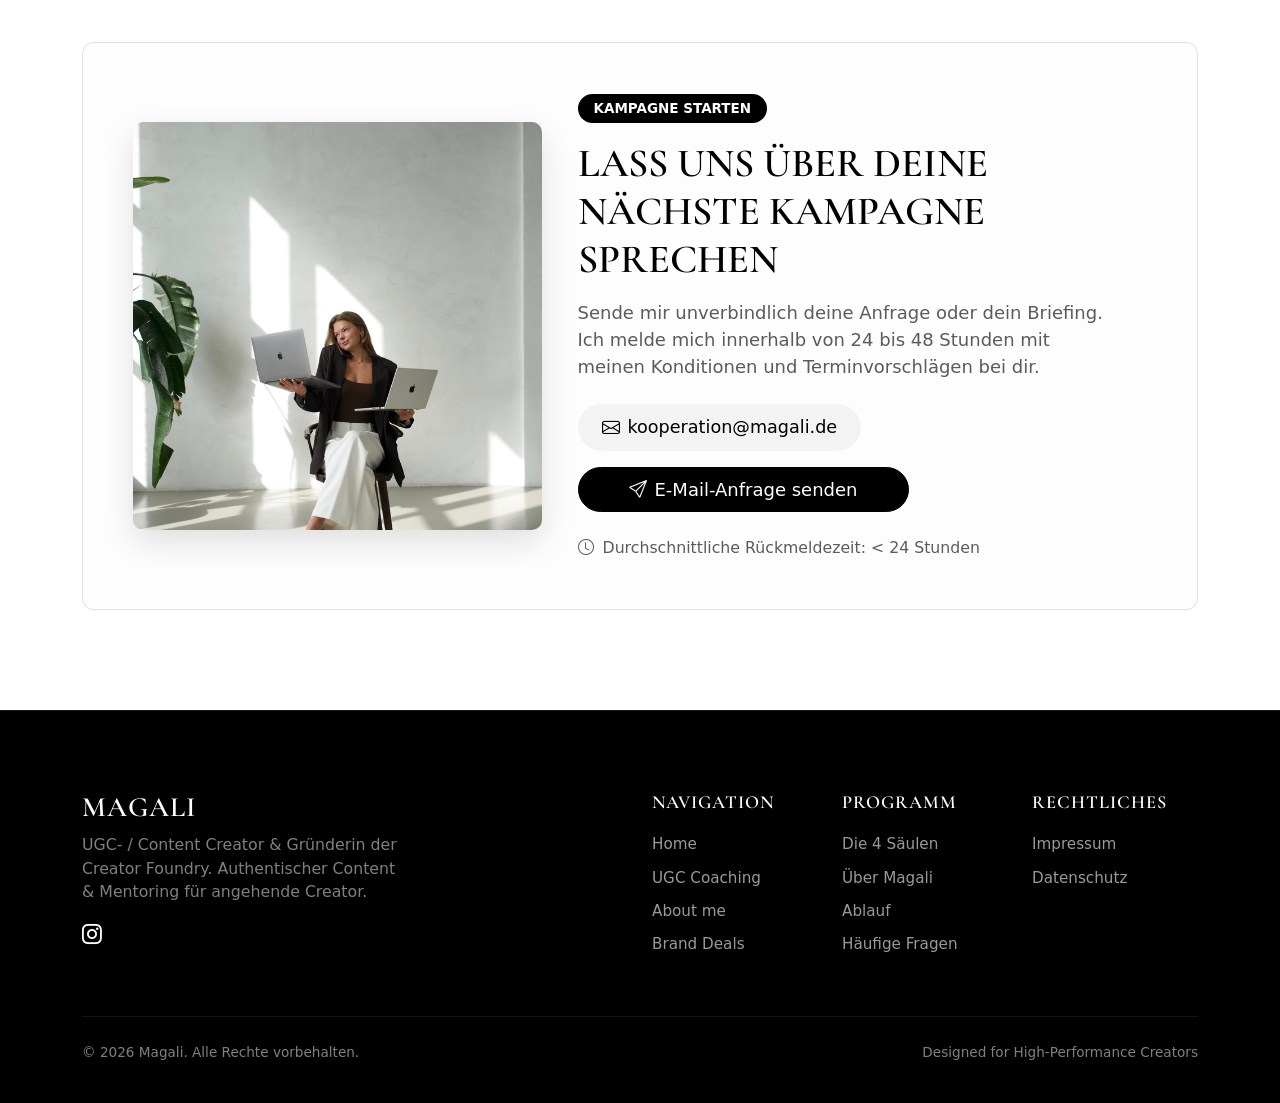
<file: partner/index.html>
<!DOCTYPE html>
<html lang="de">
<head>
    <meta charset="UTF-8">
    <meta name="viewport" content="width=device-width, initial-scale=1.0">
    <!-- METADATA: -->
    <meta name="description" content="Brand Deals & UGC Kooperationen mit Magali – Hochkonvertierende Video-Creatives für TikTok, Instagram & YouTube.">
    <meta name="keywords" content="UGC Creator, Brand Deals, Kooperation, Performance Marketing, TikTok Ads, Meta Ads, Magali">
    <meta name="author" content="Magali">
    <!-- Bootstrap: -->
    <link href="https://cdn.jsdelivr.net/npm/bootstrap@5.3.8/dist/css/bootstrap.min.css" rel="stylesheet" integrity="sha384-sRIl4kxILFvY47J16cr9ZwB07vP4J8+LH7qKQnuqkuIAvNWLzeN8tE5YBujZqJLB" crossorigin="anonymous">
    <link rel="stylesheet" href="https://cdn.jsdelivr.net/npm/bootstrap-icons@1.13.1/font/bootstrap-icons.min.css">
    <!-- Google Fonts: -->
    <link rel="preconnect" href="https://fonts.googleapis.com">
    <link rel="preconnect" href="https://fonts.gstatic.com" crossorigin>
    <link href="https://fonts.googleapis.com/css2?family=Cormorant+Garamond:ital,wght@0,300..700;1,300..700&display=swap" rel="stylesheet">
    <!-- CSS: -->
    <link rel="stylesheet" href="../assets/css/partner.css">
    <link rel="stylesheet" href="../assets/css/style.css">
    <!-- FAVICON: -->
    <link rel="shortcut icon" href="../assets/images/favicon/favicon.png" type="image/png">
    <!-- TITLE: -->
    <title>Brand Deals & Partner - Magali UGC Creator</title>
</head>
<body>

    <!-- NAVBAR: -->
    <nav class="navbar py-3 navbar-expand-lg fixed-top">
        <div class="container">
            <a class="navbar-brand text-white" href="/"><h4 class="mb-0">Magali</h4></a>
            <button class="navbar-toggler" type="button" data-bs-toggle="collapse" data-bs-target="#navbarNav" aria-controls="navbarNav" aria-expanded="false" aria-label="Toggle navigation">
                <i class="bi bi-list"></i>
            </button>
            <div class="collapse navbar-collapse pt-lg-0 justify-content-end" id="navbarNav">
                <ul class="navbar-nav">
                    <li class="nav-item me-lg-4 pt-4 pt-lg-0 me-0">
                        <a class="nav-link" aria-current="page" href="/">Home</a>
                    </li>
                    <li class="nav-item me-lg-4 me-0">
                        <a class="nav-link" href="/coaching">UGC Coaching</a>
                    </li>
                    <li class="nav-item me-lg-4 me-0">
                        <a class="nav-link" href="/about">About</a>
                    </li>
                    <li class="nav-item me-lg-4 me-0">
                        <a class="nav-link active" href="/partner">Partner</a>
                    </li>
                    <li class="nav-item">
                        <a class="nav-link pe-0" href="https://www.instagram.com/ugc.magali" target="_blank" rel="noopener noreferrer"><i class="bi bi-instagram me-1"></i> Instagram</a>
                    </li>
                </ul>
            </div>
        </div>
    </nav>

    <!-- HERO SECTION (DARK): -->
    <section id="hero-partner" class="hero-partner">
        <div class="container">
            <div class="row">
                <div class="col-lg-7 col-12 text-white">
                    <span class="badge bg-white text-dark text-uppercase px-3 py-2 mb-3 d-inline-block" style="border-radius: 50px;">Brand Kooperationen</span>
                    <h1>Authentischer UGC-Content, der konvertiert</h1>
                    <p class="mb-4" style="max-width: 560px;">
                        Steigere deinen ROAS und schaffe echtes Kundenvertrauen mit maßgeschneiderten Video-Creatives für TikTok Ads, Meta Ads und organische Kampagnen.
                    </p>
                    <a href="#contact" class="btn btn-white">
                        Kooperation anfragen
                    </a>
                </div>
            </div>
        </div>
    </section>

    <!-- 1. BENEFITS (LIGHT SECTION) -->
    <section class="partner-benefits" id="benefits">
        <div class="container">
            <div class="row justify-content-center text-center mb-5">
                <div class="col-lg-8 col-12">
                    <span class="badge bg-black text-white text-uppercase px-3 py-2 mb-3 d-inline-block" style="border-radius: 50px;">Performance & Trust</span>
                    <h2>Warum UGC klassische Werbung schlägt</h2>
                    <p class="text-muted mb-0">
                        Verbraucher vertrauen echten Menschen, keinen sterilen Werbebotschaften. Authentischer User Generated Content senkt CPAs und steigert die Kauflaune.
                    </p>
                </div>
            </div>

            <div class="row g-4">
                <!-- Benefit 1 -->
                <div class="col-lg-4 col-12">
                    <div class="benefit-card">
                        <div class="benefit-num">01</div>
                        <h4 class="mb-3">Native Feed-Integration</h4>
                        <p class="text-muted mb-0">
                            Keine Werbe-Blindheit: Die Videos fühlen sich organisch an und fügen sich nahtlos in den FYP-Stream deiner Zielgruppe ein.
                        </p>
                    </div>
                </div>

                <!-- Benefit 2 -->
                <div class="col-lg-4 col-12">
                    <div class="benefit-card">
                        <div class="benefit-num">02</div>
                        <h4 class="mb-3">Psychologische Hooks</h4>
                        <p class="text-muted mb-0">
                            Maximale Stop-Rate in den ersten 3 Sekunden durch visuelle und auditive Trigger, die zum Dranbleiben animieren.
                        </p>
                    </div>
                </div>

                <!-- Benefit 3 -->
                <div class="col-lg-4 col-12">
                    <div class="benefit-card">
                        <div class="benefit-num">03</div>
                        <h4 class="mb-3">Volle Nutzungsrechte</h4>
                        <p class="text-muted mb-0">
                            Flexible Lizenzmodelle für Paid Ads, Dark Posting, Spark Ads und organischen Aufbau auf all deinen Kanälen.
                        </p>
                    </div>
                </div>
            </div>
        </div>
    </section>

    <!-- 2. CONTENT-FORMATE (DARK SECTION) -->
    <section class="partner-formats" id="formats">
        <div class="container">
            <div class="row justify-content-center text-center mb-5">
                <div class="col-lg-8 col-12 text-white">
                    <span class="badge bg-white text-dark text-uppercase px-3 py-2 mb-3 d-inline-block" style="border-radius: 50px;">Leistungsportfolio</span>
                    <h2>Erprobte Formate für deine Brand</h2>
                    <p class="text-white-50 mb-0">
                        Abhängig von Kampagnenziel und Funnel-Stage konzipiere ich genau das passende Creative-Format für dein Produkt.
                    </p>
                </div>
            </div>

            <div class="row g-4">
                <!-- Format 1 -->
                <div class="col-lg-3 col-md-6 col-12">
                    <div class="format-card">
                        <span class="format-badge">Direct Response</span>
                        <h4 class="h5 text-white mb-3">Problem / Solution</h4>
                        <p class="text-white-50 small mb-0">
                            Klare Schmerzpunkt-Ansprache, direkte Identifikation und dein Produkt als überzeugende Heldenlösung.
                        </p>
                    </div>
                </div>

                <!-- Format 2 -->
                <div class="col-lg-3 col-md-6 col-12">
                    <div class="format-card">
                        <span class="format-badge">Branding & Haptik</span>
                        <h4 class="h5 text-white mb-3">Aesthetic Unboxing</h4>
                        <p class="text-white-50 small mb-0">
                            Hochwertiges Auspack-Erlebnis, Detailaufnahmen von Texturen und erster authentischer Begeisterungsmoment.
                        </p>
                    </div>
                </div>

                <!-- Format 3 -->
                <div class="col-lg-3 col-md-6 col-12">
                    <div class="format-card">
                        <span class="format-badge">Education</span>
                        <h4 class="h5 text-white mb-3">How-To & Routine</h4>
                        <p class="text-white-50 small mb-0">
                            Praktische Anwendung im echten Alltag – ideal für erklärungsbedürftige Produkte, Beauty & Lifestyle.
                        </p>
                    </div>
                </div>

                <!-- Format 4 -->
                <div class="col-lg-3 col-md-6 col-12">
                    <div class="format-card">
                        <span class="format-badge">Social Proof</span>
                        <h4 class="h5 text-white mb-3">Review & Vorher/Nachher</h4>
                        <p class="text-white-50 small mb-0">
                            Glaubwürdige Erfahrungsberichte, die letzte Kaufzweifel ausräumen und die Conversion-Rate pushen.
                        </p>
                    </div>
                </div>
            </div>
        </div>
    </section>

    <!-- 3. PROOF & BRANDS (LIGHT SECTION) -->
    <section class="partner-proof" id="proof">
        <div class="container">
            
            <!-- Header -->
            <div class="row justify-content-center text-center mb-5">
                <div class="col-lg-8 col-12">
                    <span class="badge bg-black text-white text-uppercase px-3 py-2 mb-3 d-inline-block" style="border-radius: 50px;">Track Record</span>
                    <h2>Erprobte Performance für führende Marken</h2>
                    <p class="text-muted mb-0">
                        Mit über 200 produzierten Creatives helfe ich Direct-to-Consumer Marken und E-Commerce Playern dabei, Social Ads in messbare Neukunden zu verwandeln.
                    </p>
                </div>
            </div>

            <!-- 1. Key Performance Stats (4 Spalten) -->
            <div class="row g-4 mb-5">
                <div class="col-lg-3 col-6">
                    <div class="proof-stat-card">
                        <div class="proof-stat-num">200+</div>
                        <p class="proof-stat-label">Produzierte Videos</p>
                    </div>
                </div>
                <div class="col-lg-3 col-6">
                    <div class="proof-stat-card">
                        <div class="proof-stat-num">50+</div>
                        <p class="proof-stat-label">Brand Kooperationen</p>
                    </div>
                </div>
                <div class="col-lg-3 col-6">
                    <div class="proof-stat-card">
                        <div class="proof-stat-num">5–7</div>
                        <p class="proof-stat-label">Tage Turnaround</p>
                    </div>
                </div>
                <div class="col-lg-3 col-6">
                    <div class="proof-stat-card">
                        <div class="proof-stat-num">100%</div>
                        <p class="proof-stat-label">Termintreue & Freigabe</p>
                    </div>
                </div>
            </div>

            <!-- 2. Brand Wall (Alle 13 Marken-Logos) -->
            <div class="mb-5">
                <h6 class="text-center text-muted text-uppercase mb-4" style="font-size: 0.8rem; letter-spacing: 1.5px;">Vertraut von führenden Marken & Playern</h6>
                <div class="row g-3 justify-content-center">
                    <div class="partner-logo-col">
                        <div class="partner-logo-card">
                            <img src="../assets/images/brands/Dior_Logo.svg.webp" alt="Dior" class="partner-logo-dior">
                        </div>
                    </div>
                    <div class="partner-logo-col">
                        <div class="partner-logo-card">
                            <img src="../assets/images/brands/Media_Markt_&_Saturn_Logo_01.2023.svg.webp" alt="MediaMarkt Saturn" class="partner-logo-mediamarkt">
                        </div>
                    </div>
                    <div class="partner-logo-col">
                        <div class="partner-logo-card">
                            <img src="../assets/images/brands/Babor-Logo-640px.png" alt="BABOR" class="partner-logo-babor">
                        </div>
                    </div>
                    <div class="partner-logo-col">
                        <div class="partner-logo-card">
                            <img src="../assets/images/brands/Bose_logo.svg.webp" alt="Bose" class="partner-logo-bose">
                        </div>
                    </div>
                    <div class="partner-logo-col">
                        <div class="partner-logo-card">
                            <img src="../assets/images/brands/Lays-Logo.png" alt="Lay's" class="partner-logo-lays">
                        </div>
                    </div>
                    <div class="partner-logo-col">
                        <div class="partner-logo-card">
                            <img src="../assets/images/brands/Schwarzkopf_(Haarkosmetik)_logo.svg" alt="Schwarzkopf" class="partner-logo-schwarzkopf">
                        </div>
                    </div>
                    <div class="partner-logo-col">
                        <div class="partner-logo-card">
                            <img src="../assets/images/brands/5fe541370111b63470b942c369523dc1-03a22a6122de39581047a4c52c752de8.png" alt="IDEAL OF SWEDEN" class="partner-logo-idealofsweden">
                        </div>
                    </div>
                    <div class="partner-logo-col">
                        <div class="partner-logo-card">
                            <img src="../assets/images/brands/INTERSPORT Logo.png" alt="Intersport" class="partner-logo-intersport">
                        </div>
                    </div>
                    <div class="partner-logo-col">
                        <div class="partner-logo-card">
                            <img src="../assets/images/brands/531597-logo-1681811010.png" alt="Rosental Organics" class="partner-logo-rosental">
                        </div>
                    </div>
                    <div class="partner-logo-col">
                        <div class="partner-logo-card">
                            <img src="../assets/images/brands/Deichmann_logo.svg.webp" alt="Deichmann" class="partner-logo-deichmann">
                        </div>
                    </div>
                    <div class="partner-logo-col">
                        <div class="partner-logo-card">
                            <img src="../assets/images/brands/2023-MyWellness-word-image-mark-black-protection-area.png" alt="MyWellness" class="partner-logo-mywellness">
                        </div>
                    </div>
                    <div class="partner-logo-col">
                        <div class="partner-logo-card">
                            <img src="../assets/images/brands/Idealo Logo.jpeg" alt="idealo" class="partner-logo-idealo">
                        </div>
                    </div>
                    <div class="partner-logo-col">
                        <div class="partner-logo-card">
                            <img src="../assets/images/brands/blau-logo-600x330-transparent.png" alt="Blau" class="partner-logo-blau">
                        </div>
                    </div>
                </div>
            </div>

            <!-- 3. Performance Insights & Testimonial (2 Spalten) -->
            <div class="row g-4">
                <!-- Links: Performance Hebel -->
                <div class="col-lg-6 col-12">
                    <div class="proof-feature-box">
                        <span class="badge bg-black text-white text-uppercase px-3 py-2 mb-3 d-inline-block" style="border-radius: 50px;">Der Performance-Hebel</span>
                        <h3 class="h3 mb-3">Warum Marken immer wieder buchen</h3>
                        <p class="text-muted small mb-0">
                            Echter Mehrwert statt leerer Versprechen: Meine Videos entstehen mit tiefem Verständnis für Performance Marketing Metriken.
                        </p>
                        <ul class="proof-feature-list">
                            <li>
                                <i class="bi bi-graph-up-arrow"></i>
                                <span><strong>Höhere Hook-Retention:</strong> Gezielte Stop-Momente in Sekunde 1–3 verringern sofort deinen Drop-off.</span>
                            </li>
                            <li>
                                <i class="bi bi-bullseye"></i>
                                <span><strong>Natives Ad-Feeling:</strong> Bricht die Banner-Blindness auf TikTok & Instagram für spürbar günstigere Klickpreise (CPCs).</span>
                            </li>
                            <li>
                                <i class="bi bi-layers"></i>
                                <span><strong>A/B Hook-Varianten:</strong> Auf Wunsch liefere ich alternative Einstiege für schnelles Creative-Testing.</span>
                            </li>
                        </ul>
                    </div>
                </div>

                <!-- Rechts: Partner Feedback -->
                <div class="col-lg-6 col-12">
                    <div class="testimonial-card-modern">
                        <div>
                            <div class="d-flex align-items-center justify-content-between mb-3">
                                <span class="badge bg-white text-dark border px-3 py-2 text-uppercase" style="border-radius: 50px;">Partner Feedback</span>
                                <div class="text-warning">
                                    <i class="bi bi-star-fill"></i>
                                    <i class="bi bi-star-fill"></i>
                                    <i class="bi bi-star-fill"></i>
                                    <i class="bi bi-star-fill"></i>
                                    <i class="bi bi-star-fill"></i>
                                </div>
                            </div>
                            <blockquote class="mb-4 text-muted" style="font-size: 1.1rem; line-height: 1.7;">
                                „Die Zusammenarbeit mit Magali gehört zu den professionellsten in unserem gesamten Creator-Pool. Von den Skripten bis zum fertigen Ad-Schnitt waren die Hooks exakt auf den Punkt – und die Creatives liefern in unseren Paid Ads konstant starke Conversion-Rates.“
                            </blockquote>
                        </div>
                        <div class="pt-3 border-top">
                            <strong class="d-block text-dark">Performance Marketing Lead</strong>
                            <small class="text-muted">E-Commerce & Retail Partner</small>
                        </div>
                    </div>
                </div>
            </div>

        </div>
    </section>

    <!-- 4. WORKFLOW / PRODUKTIONSABLAUF (DARK SECTION) -->
    <section class="partner-workflow" id="workflow">
        <div class="container">
            <div class="row justify-content-center text-center mb-5">
                <div class="col-lg-8 col-12 text-white">
                    <span class="badge bg-white text-dark text-uppercase px-3 py-2 mb-3 d-inline-block" style="border-radius: 50px;">Einfacher Ablauf</span>
                    <h2>In 4 Schritten zum fertigen Ad-Creative</h2>
                    <p class="text-white-50 mb-0">
                        Ein strukturierter Prozess garantiert schnelle Abstimmung, verlässliche Deadlines und hochperformante Ergebnisse.
                    </p>
                </div>
            </div>

            <div class="row g-4">
                <!-- Step 1 -->
                <div class="col-lg-3 col-md-6 col-12">
                    <div class="workflow-card">
                        <div class="workflow-num">01</div>
                        <h4 class="h5 text-white mb-2">Briefing & Versand</h4>
                        <p class="text-white-50 small mb-0">
                            Du teilst USPs, Kampagnenziele und Vorgaben. Zeitgleich geht dein Produkt auf den Postweg.
                        </p>
                    </div>
                </div>

                <!-- Step 2 -->
                <div class="col-lg-3 col-md-6 col-12">
                    <div class="workflow-card">
                        <div class="workflow-num">02</div>
                        <h4 class="h5 text-white mb-2">Konzept & Skript</h4>
                        <p class="text-white-50 small mb-0">
                            Ich entwickle conversion-starke Hooks und Szenenpläne, die du vor dem Dreh kurz freigibst.
                        </p>
                    </div>
                </div>

                <!-- Step 3 -->
                <div class="col-lg-3 col-md-6 col-12">
                    <div class="workflow-card">
                        <div class="workflow-num">03</div>
                        <h4 class="h5 text-white mb-2">Dreh & Schnitt</h4>
                        <p class="text-white-50 small mb-0">
                            High-End 4K Produktion mit professionellem Audio, dynamischen Cuts, Musik und Untertiteln.
                        </p>
                    </div>
                </div>

                <!-- Step 4 -->
                <div class="col-lg-3 col-md-6 col-12">
                    <div class="workflow-card">
                        <div class="workflow-num">04</div>
                        <h4 class="h5 text-white mb-2">Review & Auslieferung</h4>
                        <p class="text-white-50 small mb-0">
                            Eine Feedback-Schleife inklusive. Du erhältst alle fertigen Creatives und Rohmaterial-Varianten.
                        </p>
                    </div>
                </div>
            </div>
        </div>
    </section>

    <!-- 5. CONTACT / ANFRAGE (LIGHT SECTION) -->
    <section class="partner-contact" id="contact">
        <div class="container">
            <div class="partner-contact-box">
                <div class="row align-items-center gy-4 text-center text-lg-start">
                    <div class="col-lg-5 d-none d-lg-block">
                        <img src="../assets/images/9FF7D4FA-B29F-4502-BABD-66CEBDDD4574_1_105_c.jpeg" alt="Magali - Kampagne anfragen" class="cta-square-img" style="object-position: center 25%;">
                    </div>
                    <div class="col-lg-7 col-12 ps-lg-4">
                        <span class="badge bg-black text-white text-uppercase px-3 py-2 mb-3 d-inline-block" style="border-radius: 50px;">Kampagne starten</span>
                        <h2 class="mb-3">Lass uns über deine nächste Kampagne sprechen</h2>
                        <p class="text-muted mb-4 mx-auto mx-lg-0" style="max-width: 540px;">
                            Sende mir unverbindlich deine Anfrage oder dein Briefing. Ich melde mich innerhalb von 24 bis 48 Stunden mit meinen Konditionen und Terminvorschlägen bei dir.
                        </p>
                        
                        <div class="d-block mb-3">
                            <div class="email-display-badge mb-0">
                                <i class="bi bi-envelope me-2"></i>kooperation@magali.de
                            </div>
                        </div>

                        <div>
                            <!-- Mailto Link mit vorkonfiguriertem Betreff und Body -->
                            <a href="mailto:kooperation@magali.de?subject=Brand%20Deal%20Anfrage%20-%20[Markenname]&body=Hallo%20Magali,%0D%0A%0D%0Awir%20haben%20Interesse%20an%20einer%20UGC-Kooperation%20mit%20dir.%0D%0A%0D%0AUnsere%20Marke:%20%0D%0AGewünschte%20Anzahl%20an%20Videos:%20%0D%0AGeplanter%20Zeitraum:%20%0D%0A%0D%0ALiebe%20Grüße" class="btn btn-dark">
                                <i class="bi bi-send me-2"></i>E-Mail-Anfrage senden
                            </a>
                        </div>

                        <p class="text-muted small mt-4 mb-0">
                            <i class="bi bi-clock me-1"></i> Durchschnittliche Rückmeldezeit: &lt; 24 Stunden
                        </p>
                    </div>
                </div>
            </div>
        </div>
    </section>

    <!-- GLOBAL SITE FOOTER -->
    <footer class="site-footer">
        <div class="container">
            <div class="row gy-5">
                <!-- Col 1: Brand & Bio -->
                <div class="col-lg-4 col-12 site-footer-brand">
                    <a href="/" class="text-white text-decoration-none">
                        <h4 class="mb-2">Magali</h4>
                    </a>
                    <p class="small text-white-50 mb-3" style="max-width: 320px;">
                        UGC- / Content Creator & Gründerin der Creator Foundry. Authentischer Content & Mentoring für angehende Creator.
                    </p>
                    <div class="d-flex align-items-center gap-3">
                        <a href="https://www.instagram.com/ugc.magali" target="_blank" rel="noopener noreferrer" class="fs-5 text-white" aria-label="Instagram">
                            <i class="bi bi-instagram"></i>
                        </a>
                    </div>
                </div>

                <!-- Col 2: Navigation -->
                <div class="col-6 col-lg-2 offset-lg-2">
                    <h6 class="site-footer-title">Navigation</h6>
                    <ul class="site-footer-list">
                        <li><a href="/">Home</a></li>
                        <li><a href="/coaching">UGC Coaching</a></li>
                        <li><a href="/about">About me</a></li>
                        <li><a href="/partner">Brand Deals</a></li>
                    </ul>
                </div>

                <!-- Col 3: Mentoring & Programme -->
                <div class="col-6 col-lg-2">
                    <h6 class="site-footer-title">Programm</h6>
                    <ul class="site-footer-list">
                        <li><a href="/coaching#program">Die 4 Säulen</a></li>
                        <li><a href="/coaching#mentor">Über Magali</a></li>
                        <li><a href="/coaching#process">Ablauf</a></li>
                        <li><a href="/coaching#faq">Häufige Fragen</a></li>
                    </ul>
                </div>

                <!-- Col 4: Rechtliches -->
                <div class="col-6 col-lg-2">
                    <h6 class="site-footer-title">Rechtliches</h6>
                    <ul class="site-footer-list">
                        <li><a href="/impressum">Impressum</a></li>
                        <li><a href="/datenschutz">Datenschutz</a></li>
                    </ul>
                </div>
            </div>

            <!-- Bottom Copyright Bar -->
            <div class="site-footer-bottom d-flex flex-column flex-md-row align-items-center justify-content-between gap-3">
                <span class="text-white-50">© 2026 Magali. Alle Rechte vorbehalten.</span>
                <span class="text-white-50">Designed for High-Performance Creators</span>
            </div>
        </div>
    </footer>

    <!-- Bootstrap JS Bundle -->
    <script src="https://cdn.jsdelivr.net/npm/bootstrap@5.3.8/dist/js/bootstrap.bundle.min.js" integrity="sha384-FKyoEForCGlyvwx9Hj09JcYn3nv7wiPVlz7YYwJrWVcXK/BmnVDxM+D2scQbITxI" crossorigin="anonymous"></script>
    <!-- Custom JS -->
    <script src="../assets/js/script.js"></script>
</body>
</html>
</file>
<file: assets/css/about.css>
/*------------------------------------------------------------------------------- HERO ABOUT: */

#hero-about {
    background: 
        linear-gradient(to top, rgba(0, 0, 0, 1), rgba(0, 0, 0, .5), rgba(0, 0, 0, 0)),
        url(../images/B89BCEDC-AA7D-43B9-8DBD-68D3B46D671C_1_105_c.jpeg);
    background-size: cover;
    background-position: center;
    background-repeat: no-repeat;
    min-height: 100vh;
    display: flex;
    align-items: end;
    justify-content: center;
    padding-bottom: 80px;
}

/*------------------------------------------------------------------------------- 1. STORY & PHILOSOPHY (LIGHT): */

.about-story {
    background-color: var(--white);
    color: var(--dark);
}

.about-quote {
    font-family: 'Cormorant Garamond', serif;
    font-size: clamp(1.75rem, 1.35rem + 1.8vw, 2.75rem);
    font-weight: 600;
    line-height: 1.25;
    text-transform: uppercase;
    border-left: 3px solid var(--dark);
    padding-left: 25px;
}

.value-box {
    background-color: #f8f9fa;
    border: 1px solid rgba(0, 0, 0, 0.06);
    border-radius: 10px;
    padding: 30px 25px;
    height: 100%;
    transition: transform 0.3s ease, box-shadow 0.3s ease;
}

.value-box:hover {
    transform: translateY(-5px);
    box-shadow: 0 15px 35px rgba(0, 0, 0, 0.06);
}

.value-num {
    font-family: 'Cormorant Garamond', serif;
    font-size: 2rem;
    font-weight: 600;
    color: rgba(0, 0, 0, 0.25);
    line-height: 1;
    margin-bottom: 12px;
}

/*------------------------------------------------------------------------------- 2. AUDIENCE HUB (DARK): */

.about-audiences {
    background-color: var(--dark);
    color: var(--white);
}

.audience-card {
    background: rgba(255, 255, 255, 0.03);
    border: 1px solid rgba(255, 255, 255, 0.12);
    border-radius: 10px;
    padding: 40px 30px;
    height: 100%;
    display: flex;
    flex-direction: column;
    justify-content: space-between;
    transition: all 0.3s ease;
}

.audience-card:hover {
    border-color: rgba(255, 255, 255, 0.4);
    background: rgba(255, 255, 255, 0.06);
    transform: translateY(-6px);
}

.audience-tag {
    font-size: 0.75rem;
    text-transform: uppercase;
    letter-spacing: 1.5px;
    color: rgba(255, 255, 255, 0.5);
    margin-bottom: 15px;
}

.audience-features {
    list-style: none;
    padding: 0;
    margin: 20px 0 30px 0;
}

.audience-features li {
    font-size: 0.95rem;
    color: rgba(255, 255, 255, 0.75);
    margin-bottom: 10px;
    display: flex;
    align-items: center;
    gap: 10px;
}

.audience-features li i {
    color: var(--white);
}

/*------------------------------------------------------------------------------- 3. MILESTONES / TIMELINE (LIGHT): */

.about-timeline {
    background-color: var(--white);
    color: var(--dark);
}

.timeline-track {
    position: relative;
    padding: 20px 0;
}

.timeline-item {
    padding: 30px;
    background: #f8f9fa;
    border: 1px solid rgba(0, 0, 0, 0.06);
    border-radius: 10px;
    height: 100%;
    transition: transform 0.3s ease;
}

.timeline-item:hover {
    transform: translateY(-4px);
}

.timeline-year {
    font-family: 'Cormorant Garamond', serif;
    font-size: 2.5rem;
    font-weight: 600;
    color: var(--dark);
    line-height: 1;
    margin-bottom: 12px;
}

/*------------------------------------------------------------------------------- 4. STANDARDS / QUALITY (DARK): */

.about-standards {
    background-color: var(--dark);
    color: var(--white);
}

.standard-card {
    border: 1px solid rgba(255, 255, 255, 0.1);
    border-radius: 10px;
    padding: 35px 25px;
    background: rgba(255, 255, 255, 0.02);
    height: 100%;
    transition: border-color 0.3s ease;
}

.standard-card:hover {
    border-color: rgba(255, 255, 255, 0.3);
}

.standard-icon {
    font-size: 1.75rem;
    color: var(--white);
    margin-bottom: 15px;
}

/*------------------------------------------------------------------------------- 5. FINAL CTA (LIGHT): */

.about-cta {
    background-color: var(--white);
    color: var(--dark);
    text-align: center;
}

.about-cta-box {
    border: 1px solid rgba(0, 0, 0, 0.1);
    border-radius: 12px;
    padding: 60px 30px;
    background: #fdfdfd;
}

@media (min-width: 992px) {
    .about-cta-box {
        padding: 50px;
    }
}
</file>
<file: assets/css/style.css>
/*------------------------------------------------------------------------------- GENERAL: */

:root {
    --white: #fff;
    --dark: #000;
    --light: #e9ecef;
    --fs-h1: clamp(2rem, 1.59rem + 2.04vw, 3.125rem);
    --fs-h2: clamp(1.625rem, 1.3rem + 1.59vw, 2.5rem);
    --fs-h3: clamp(1.375rem, 1.14rem + 1.13vw, 2rem);
    --fs-h4: clamp(1.25rem, 1.11rem + 0.68vw, 1.625rem);
    --fs-h5: clamp(1.1875rem, 1.11rem + 0.34vw, 1.375rem);
    --fs-body: clamp(1rem, 0.95rem + 0.22vw, 1.125rem);
}

section, footer {
    padding: 100px 0;
}

html, body {
    overflow-x: hidden;
}

body {
    font-size: var(--fs-body);
    background-color: var(--dark);
}

html {
    scroll-behavior: smooth;
}

/*------------------------------------------------------------------------------- FONTS: */

h1, .h1 {
    font-size: var(--fs-h1);
    font-family: 'Cormorant Garamond', serif;
    font-weight: 600;
    text-transform: uppercase;
}

h2, .h2 {
    font-size: var(--fs-h2);
    font-family: 'Cormorant Garamond', serif;
    font-weight: 600;
    text-transform: uppercase;
}

h3, .h3 {
    font-size: var(--fs-h3);
    font-family: 'Cormorant Garamond', serif;
    font-weight: 600;
    text-transform: uppercase;
}

h4, .h4 {
    font-size: var(--fs-h4);
    font-family: 'Cormorant Garamond', serif;
    font-weight: 600;
    text-transform: uppercase;
}

h5, .h5 {
    font-size: var(--fs-h5);
    font-family: 'Cormorant Garamond', serif;
    font-weight: 600;
    text-transform: uppercase;
}

h6, .h6 {
    font-size: var(--fs-body);
    font-family: 'Cormorant Garamond', serif;
    font-weight: 600;
    text-transform: uppercase;
}

/*------------------------------------------------------------------------------- FONTS: */

.btn-white {
    color: var(--dark) !important;
    background-color: var(--light) !important;
    border: 1px solid var(--light) !important;
    border-radius: 50px !important;
    font-size: var(--fs-body) !important;
    transition: .3s;
    padding: 8px 50px !important;
}

.btn-white:hover {
    color: var(--light) !important;
    background-color: transparent !important;
}

.btn-white-outline {
    color: var(--light) !important;
    background-color: transparent !important;
    border: 1px solid var(--light) !important;
    border-radius: 50px !important;
    font-size: var(--fs-body) !important;
    transition: .3s;
    padding: 8px 50px !important;
    width: 100%;
}

.btn-white-outline:hover {
    color: var(--dark) !important;
    background-color: var(--light) !important;
    border: 1px solid var(--light) !important;
}

.btn-dark {
    color: var(--white) !important;
    background-color: var(--dark) !important;
    border: 1px solid var(--dark) !important;
    border-radius: 50px !important;
    font-size: var(--fs-body) !important;
    transition: .3s;
    padding: 8px 50px !important;
}

.btn-dark:hover {
    color: var(--dark) !important;
    background-color: transparent !important;
}

.btn-dark-outline {
    color: var(--dark) !important;
    background-color: transparent !important;
    border: 1px solid var(--dark) !important;
    border-radius: 50px !important;
    font-size: var(--fs-body) !important;
    transition: .3s;
    padding: 8px 50px !important;
    width: 100%;
}

.btn-dark-outline:hover {
    color: var(--white) !important;
    background-color: var(--dark) !important;
    border: 1px solid var(--dark) !important;
}

/*--------------------------------------------------------------------------------------- NAVBAR: */

.navbar {
    background-color: transparent !important;
    transition: background-color 0.3s ease, box-shadow 0.3s ease;
}

.navbar.scrolled {
    background: rgba(0, 0, 0, 0.6) !important;
    backdrop-filter: blur(7.8px) !important;
    -webkit-backdrop-filter: blur(7.8px) !important;
}

.navbar-brand img {
    width: 100px;
}

.nav-link {
    color: var(--light) !important;
}

.navbar-toggler {
    border: none !important;
    font-size: 25px !important;
    color: var(--light) !important;
    box-shadow: none !important;
    padding-right: 0px !important;
}

/*------------------------------------------------------------------------------- MEDIAQUERY: */

@media (max-width: 768px) {
    section, footer {
        padding: 65px 0;
    }
}

@media (max-width: 576px) {
    .btn-white, .btn-dark {
        padding: 8px 30px !important;
    }
}

/*------------------------------------------------------------------------------- FOOTER: */

.site-footer {
    background-color: var(--dark);
    color: rgba(255, 255, 255, 0.6);
    border-top: 1px solid rgba(255, 255, 255, 0.1);
    padding: 80px 0 40px 0;
}

.site-footer a {
    color: rgba(255, 255, 255, 0.6);
    text-decoration: none;
    transition: color 0.25s ease;
}

.site-footer a:hover {
    color: var(--white);
}

.site-footer-brand h4 {
    font-size: 1.75rem;
    letter-spacing: 1px;
}

.site-footer-title {
    font-family: 'Cormorant Garamond', serif;
    font-size: 1.15rem;
    font-weight: 600;
    text-transform: uppercase;
    color: var(--white);
    letter-spacing: 1px;
    margin-bottom: 1.25rem;
}

.site-footer-list {
    list-style: none;
    padding: 0;
    margin: 0;
}

.site-footer-list li {
    margin-bottom: 0.65rem;
    font-size: 0.95rem;
}

.site-footer-bottom {
    border-top: 1px solid rgba(255, 255, 255, 0.08);
    margin-top: 50px;
    padding-top: 25px;
    font-size: 0.85rem;
}

/*------------------------------------------------------------------------------- LEGAL PAGES (IMPRESSUM & DATENSCHUTZ): */

.legal-section {
    padding-top: 160px;
    padding-bottom: 100px;
    color: rgba(255, 255, 255, 0.85);
}

.legal-container {
    max-width: 860px;
}

.legal-content h3, 
.legal-content .h3 {
    margin-top: 2.5rem;
    margin-bottom: 1.25rem;
    color: var(--white);
    letter-spacing: 0.5px;
}

.legal-content h4, 
.legal-content .h4 {
    margin-top: 2rem;
    margin-bottom: 1rem;
    color: var(--white);
}

.legal-content p, 
.legal-content li {
    font-size: 1rem;
    line-height: 1.8;
    color: rgba(255, 255, 255, 0.75);
}

.legal-content ul {
    padding-left: 1.25rem;
    margin-bottom: 1.5rem;
}

.legal-content li {
    margin-bottom: 0.5rem;
}

.legal-card {
    background: rgba(255, 255, 255, 0.03);
    border: 1px solid rgba(255, 255, 255, 0.1);
    border-radius: 10px;
    padding: 25px 30px;
    margin: 1.5rem 0;
}

.placeholder-badge {
    background: rgba(255, 193, 7, 0.15);
    color: #ffca2c;
    border: 1px dashed rgba(255, 193, 7, 0.4);
    padding: 2px 8px;
    border-radius: 4px;
    font-family: monospace;
    font-size: 0.9em;
    display: inline-block;
}

/*------------------------------------------------------------------------------- CTA BOX SPLIT WITH SQUARE IMAGE: */

.cta-square-img {
    width: 100%;
    aspect-ratio: 1 / 1;
    object-fit: cover;
    border-radius: 10px;
    box-shadow: 0 12px 32px rgba(0, 0, 0, 0.12);
}
</file>
<file: assets/css/coaching.css>
/*------------------------------------------------------------------------------- Hero Section: */

#hero-coaching {
    background: 
        linear-gradient(to top, rgba(0, 0, 0, 1), rgba(0, 0, 0, .5), rgba(0, 0, 0, 0)),
        url(../images/9ACFD39D-68D1-4C54-BCE0-77B830946919_1_105_c.jpeg);
    background-size: cover;
    background-position: center;
    background-repeat: no-repeat;
    min-height: 100vh;
    display: flex;
    align-items: end;
    justify-content: center;
    padding-bottom: 80px;
}

/*------------------------------------------------------------------------------- FORM MODAL: */

.modal-editorial .modal-content {
    background-color: var(--dark);
    color: var(--white);
    border: 1px solid rgba(255, 255, 255, 0.2);
    border-radius: 10px; /* An dein Design-System (10px) angepasst */
    box-shadow: 0 25px 50px rgba(0, 0, 0, 0.9);
}

/* STEP PROGRESS BAR */
.step-progress-wrapper {
    width: 100%;
    background: rgba(255, 255, 255, 0.1);
    height: 3px;
    border-radius: 2px;
    overflow: hidden;
}

.step-progress-bar {
    height: 100%;
    background-color: var(--white);
    width: 20%;
    transition: width 0.4s ease;
}

.step-indicator-text {
    font-size: 0.85rem;
    letter-spacing: 1px;
    color: rgba(255, 255, 255, 0.6);
}

/* FORM CONTROLS IN MODAL */
.form-step {
    display: none;
    animation: fadeInStep 0.3s ease forwards;
}

.form-step.active {
    display: block;
}

@keyframes fadeInStep {
    from {
        opacity: 0;
        transform: translateY(8px);
    }
    to {
        opacity: 1;
        transform: translateY(0);
    }
}

.form-control-editorial,
.form-select.form-control-editorial {
    background-color: rgba(255, 255, 255, 0.05);
    border: 1px solid rgba(255, 255, 255, 0.2);
    border-radius: 6px;
    color: var(--white);
    padding: 12px 16px;
    font-size: 1rem;
}

.form-control-editorial:focus,
.form-select.form-control-editorial:focus {
    background-color: rgba(255, 255, 255, 0.1);
    border-color: var(--white);
    color: var(--white);
    box-shadow: none;
}

.form-select.form-control-editorial option {
    background-color: var(--dark);
    color: var(--white);
}

.form-label-editorial {
    font-size: 0.85rem;
    text-transform: uppercase;
    letter-spacing: 0.5px;
    color: rgba(255, 255, 255, 0.8);
    margin-bottom: 6px;
}

/* RADIO / CHECKBOX CARDS */
.custom-option-card {
    position: relative;
    display: block;
    cursor: pointer;
    margin-bottom: 10px;
}

.custom-option-card input {
    position: absolute;
    opacity: 0;
    cursor: pointer;
}

.custom-option-content {
    background: rgba(255, 255, 255, 0.03);
    border: 1px solid rgba(255, 255, 255, 0.15);
    border-radius: 8px;
    padding: 12px 16px;
    display: flex;
    align-items: center;
    justify-content: space-between;
    transition: all 0.2s ease;
    font-size: 0.95rem;
}

.custom-option-card input:checked ~ .custom-option-content {
    border-color: var(--white);
    background: rgba(255, 255, 255, 0.12);
}

.custom-option-card:hover .custom-option-content {
    border-color: rgba(255, 255, 255, 0.4);
}

.check-indicator {
    width: 22px;
    height: 22px;
    border-radius: 50%;
    border: 1.5px solid rgba(255, 255, 255, 0.3);
    display: flex;
    align-items: center;
    justify-content: center;
    font-size: 0.8rem;
    color: transparent;
    transition: all 0.2s ease;
}

.custom-option-card input:checked ~ .custom-option-content .check-indicator {
    background-color: var(--white);
    border-color: var(--white);
    color: var(--dark);
}

/* RANGE SLIDER STYLING */
.form-range::-webkit-slider-thumb {
    background: var(--white);
}

.form-range::-moz-range-thumb {
    background: var(--white);
}

.form-range::-webkit-slider-runnable-track {
    background: rgba(255, 255, 255, 0.2);
    border-radius: 4px;
}

.form-range::-moz-range-track {
    background: rgba(255, 255, 255, 0.2);
    border-radius: 4px;
}

/* Override width:100% from .btn-white-outline when used inside modal footer */
.btn-modal-back {
    width: auto !important;
    padding: 8px 28px !important;
}

/* SUCCESS STATE */
.success-state {
    display: none;
    text-align: center;
    padding: 30px 10px;
}

.success-icon {
    width: 70px;
    height: 70px;
    background: rgba(255, 255, 255, 0.08);
    border: 1px solid var(--white);
    border-radius: 50%;
    display: flex;
    align-items: center;
    justify-content: center;
    font-size: 2.2rem;
    margin: 0 auto 20px auto;
    color: var(--white);
}

/*------------------------------------------------------------------------------- 1. PAIN POINTS SECTION (LIGHT): */

.coaching-pain {
    background-color: var(--white);
    color: var(--dark);
}

.pain-card {
    background-color: #f8f9fa;
    border: 1px solid rgba(0, 0, 0, 0.06);
    border-radius: 10px;
    padding: 35px 30px;
    height: 100%;
    transition: transform 0.3s ease, box-shadow 0.3s ease;
}

.pain-card:hover {
    transform: translateY(-6px);
    box-shadow: 0 20px 40px rgba(0, 0, 0, 0.07);
}

.pain-num {
    font-family: 'Cormorant Garamond', serif;
    font-size: 2.5rem;
    font-weight: 600;
    color: rgba(0, 0, 0, 0.2);
    line-height: 1;
    margin-bottom: 15px;
}

/*------------------------------------------------------------------------------- 2. PILLARS / PROGRAMM (DARK): */

.coaching-pillars {
    background-color: var(--dark);
    color: var(--white);
}

.pillar-card {
    background: rgba(255, 255, 255, 0.03);
    border: 1px solid rgba(255, 255, 255, 0.12);
    border-radius: 10px;
    padding: 40px 30px;
    height: 100%;
    display: flex;
    flex-direction: column;
    transition: all 0.3s ease;
}

.pillar-card:hover {
    border-color: rgba(255, 255, 255, 0.35);
    background: rgba(255, 255, 255, 0.06);
    transform: translateY(-5px);
}

.pillar-num {
    font-family: 'Cormorant Garamond', serif;
    font-size: 2.2rem;
    font-weight: 600;
    color: rgba(255, 255, 255, 0.3);
    line-height: 1;
    margin-bottom: 20px;
}

.pillar-features {
    list-style: none;
    padding: 0;
    margin: 20px 0 0 0;
}

.pillar-features li {
    font-size: 0.95rem;
    color: rgba(255, 255, 255, 0.75);
    margin-bottom: 10px;
    display: flex;
    align-items: flex-start;
    gap: 10px;
}

.pillar-features li i {
    color: var(--white);
    margin-top: 2px;
}

/*------------------------------------------------------------------------------- 3. MENTOR SECTION (LIGHT): */

.coaching-mentor {
    background-color: var(--white);
    color: var(--dark);
}

/* Staggered Duo Images in Mentor Section */
.mentor-duo-wrapper {
    position: relative;
    padding: 24px 0;
}

.mentor-col-left {
    transform: translateY(-24px);
    transition: transform 0.4s ease;
}

.mentor-col-right {
    transform: translateY(24px);
    transition: transform 0.4s ease;
}

.mentor-img-frame {
    position: relative;
    border-radius: 10px;
    overflow: hidden;
    box-shadow: 0 16px 36px rgba(0, 0, 0, 0.08);
    background: #f0f0f0;
}

.mentor-duo-img {
    width: 100%;
    height: 490px;
    object-fit: cover;
    object-position: center;
    display: block;
    transition: transform 0.5s ease;
}

.mentor-img-frame:hover .mentor-duo-img {
    transform: scale(1.03);
}

@media (max-width: 991.98px) {
    .mentor-duo-wrapper {
        padding: 16px 0;
    }

    .mentor-col-left {
        transform: translateY(-15px);
    }

    .mentor-col-right {
        transform: translateY(15px);
    }

    .mentor-duo-img {
        height: 380px;
    }
}

@media (max-width: 575.98px) {
    .mentor-duo-wrapper {
        padding: 10px 0;
    }

    .mentor-col-left {
        transform: translateY(-10px);
    }

    .mentor-col-right {
        transform: translateY(10px);
    }

    .mentor-duo-img {
        height: 270px;
    }
}

/*------------------------------------------------------------------------------- 4. STEPS / TIMELINE (DARK): */

.coaching-steps {
    background-color: var(--dark);
    color: var(--white);
}

.step-card {
    background: rgba(255, 255, 255, 0.03);
    border: 1px solid rgba(255, 255, 255, 0.1);
    border-radius: 10px;
    padding: 40px 30px;
    height: 100%;
    position: relative;
    transition: transform 0.3s ease;
}

.step-card:hover {
    transform: translateY(-4px);
    border-color: rgba(255, 255, 255, 0.3);
}

.step-card-badge {
    position: absolute;
    top: 25px;
    right: 25px;
    font-size: 0.75rem;
    letter-spacing: 1px;
    text-transform: uppercase;
    color: rgba(255, 255, 255, 0.5);
}

.step-card-num {
    font-family: 'Cormorant Garamond', serif;
    font-size: 3rem;
    font-weight: 600;
    color: var(--white);
    line-height: 1;
    margin-bottom: 20px;
}

/*------------------------------------------------------------------------------- 5. FEEDBACK / TESTIMONIALS (LIGHT): */

.coaching-feedback {
    background-color: var(--white);
    color: var(--dark);
    padding: 100px 0;
}

.feedback-card {
    background-color: #f8f9fa;
    border: 1px solid rgba(0, 0, 0, 0.07);
    border-radius: 10px;
    padding: 32px 28px;
    height: 100%;
    display: flex;
    flex-direction: column;
    justify-content: space-between;
    transition: transform 0.3s ease, box-shadow 0.3s ease, border-color 0.3s ease;
}

.feedback-card:hover {
    transform: translateY(-5px);
    box-shadow: 0 16px 36px rgba(0, 0, 0, 0.06);
    border-color: rgba(0, 0, 0, 0.15);
}

.feedback-header {
    display: flex;
    align-items: center;
    justify-content: flex-start;
    gap: 12px;
    margin-bottom: 20px;
}

.feedback-author {
    display: flex;
    align-items: center;
    gap: 14px;
}

.feedback-avatar {
    width: 60px;
    height: 60px;
    border-radius: 50%;
    object-fit: cover;
    border: 2px solid var(--white);
    box-shadow: 0 4px 10px rgba(0, 0, 0, 0.08);
    flex-shrink: 0;
}

.feedback-name {
    font-family: 'Cormorant Garamond', serif;
    font-size: 1.45rem;
    font-weight: 600;
    margin-bottom: 0;
    text-transform: uppercase;
    color: var(--dark);
    letter-spacing: 0.5px;
}

.feedback-quote {
    font-size: 1.05rem;
    line-height: 1.65;
    color: #2b2f32;
    font-style: italic;
    margin-bottom: 24px;
    position: relative;
    flex-grow: 1;
}

.feedback-quote::before {
    content: "“";
    font-family: 'Cormorant Garamond', serif;
    font-size: 3rem;
    line-height: 0;
    position: relative;
    top: 14px;
    margin-right: 4px;
    color: rgba(0, 0, 0, 0.18);
}

.feedback-proof-box {
    background: var(--white);
    border: 1px solid rgba(0, 0, 0, 0.08);
    border-radius: 8px;
    padding: 12px 16px;
    margin-bottom: 20px;
    display: flex;
    align-items: center;
    justify-content: space-between;
    gap: 12px;
}

.feedback-proof-info {
    display: flex;
    flex-direction: column;
}

.feedback-proof-label {
    font-size: 0.72rem;
    text-transform: uppercase;
    letter-spacing: 0.5px;
    color: #6c757d;
    font-weight: 600;
}

.feedback-proof-highlight {
    font-size: 0.9rem;
    font-weight: 600;
    color: var(--dark);
}

.feedback-proof-thumb {
    width: 48px;
    height: 48px;
    border-radius: 6px;
    object-fit: cover;
    border: 1px solid rgba(0, 0, 0, 0.1);
    flex-shrink: 0;
    cursor: pointer;
}

/* FEEDBACK SLIDER */
.feedback-slider-container {
    position: relative;
    width: 100%;
    overflow: hidden;
}

.feedback-slider-track {
    display: flex;
    gap: 24px;
    overflow-x: auto;
    scroll-behavior: smooth;
    scroll-snap-type: x mandatory;
    scrollbar-width: none;
    -ms-overflow-style: none;
    padding: 10px 4px 20px 4px;
}

.feedback-slider-track::-webkit-scrollbar {
    display: none;
}

.feedback-slide {
    flex: 0 0 calc(50% - 12px);
    scroll-snap-align: start;
    box-sizing: border-box;
}

@media (max-width: 991.98px) {
    .feedback-slide {
        flex: 0 0 100%;
        scroll-snap-align: center;
    }
}

.feedback-slider-btn {
    width: 46px !important;
    height: 46px !important;
    padding: 0 !important;
    display: inline-flex;
    align-items: center;
    justify-content: center;
    border-radius: 50% !important;
    font-size: 1.15rem;
    line-height: 1;
    transition: all 0.2s ease;
    cursor: pointer;
}

.feedback-slider-btn:hover {
    background-color: var(--dark);
    color: var(--white);
    transform: scale(1.05);
}

.feedback-chat-img-modal {
    border-radius: 10px;
    border: 1px solid rgba(255, 255, 255, 0.15);
    width: 100%;
    max-height: 600px;
    object-fit: contain;
    background: rgba(0, 0, 0, 0.4);
}

/*------------------------------------------------------------------------------- 6. FINAL CTA BANNER (DARK): */

.coaching-cta {
    background-color: var(--dark);
    color: var(--white);
    position: relative;
    overflow: hidden;
}

.coaching-cta-box {
    border: 1px solid rgba(255, 255, 255, 0.15);
    border-radius: 12px;
    padding: 60px 30px;
    background: radial-gradient(circle at center, rgba(255, 255, 255, 0.05) 0%, rgba(0, 0, 0, 0) 70%);
}

@media (min-width: 992px) {
    .coaching-cta-box {
        padding: 50px;
    }
}

/*------------------------------------------------------------------------------- 7. FAQ SECTION (LIGHT): */

.coaching-faq {
    background-color: var(--white);
    color: var(--dark);
}

.editorial-accordion .accordion-item {
    background-color: transparent;
    border: none;
    border-bottom: 1px solid rgba(0, 0, 0, 0.1);
    border-radius: 0 !important;
}

.editorial-accordion .accordion-button {
    background-color: transparent;
    box-shadow: none !important;
    font-family: 'Cormorant Garamond', serif;
    font-size: 1.35rem;
    font-weight: 600;
    text-transform: uppercase;
    color: var(--dark);
    padding: 24px 0;
}

.editorial-accordion .accordion-button:not(.collapsed) {
    background-color: transparent;
    color: var(--dark);
}

.editorial-accordion .accordion-button::after {
    filter: grayscale(100%);
    transition: transform 0.3s ease;
}

.editorial-accordion .accordion-body {
    padding: 0 0 24px 0;
    color: #495057;
    font-size: 1rem;
    line-height: 1.7;
}
</file>
<file: assets/css/partner.css>
/*------------------------------------------------------------------------------- HERO PARTNER: */

#hero-partner {
    background: 
        linear-gradient(to top, rgba(0, 0, 0, 1), rgba(0, 0, 0, .5), rgba(0, 0, 0, 0)),
        url(../images/DC450AF0-1B92-4141-B617-E1F47408E74F_1_105_c.jpeg);
    background-size: cover;
    background-position: center;
    background-repeat: no-repeat;
    min-height: 100vh;
    display: flex;
    align-items: end;
    justify-content: center;
    padding-bottom: 80px;
}

/*------------------------------------------------------------------------------- 1. BENEFITS / WARUM UGC (LIGHT): */

.partner-benefits {
    background-color: var(--white);
    color: var(--dark);
}

.benefit-card {
    background-color: #f8f9fa;
    border: 1px solid rgba(0, 0, 0, 0.06);
    border-radius: 10px;
    padding: 35px 30px;
    height: 100%;
    transition: transform 0.3s ease, box-shadow 0.3s ease;
}

.benefit-card:hover {
    transform: translateY(-5px);
    box-shadow: 0 15px 35px rgba(0, 0, 0, 0.07);
}

.benefit-num {
    font-family: 'Cormorant Garamond', serif;
    font-size: 2.5rem;
    font-weight: 600;
    color: rgba(0, 0, 0, 0.2);
    line-height: 1;
    margin-bottom: 15px;
}

/*------------------------------------------------------------------------------- 2. FORMATS / LEISTUNGEN (DARK): */

.partner-formats {
    background-color: var(--dark);
    color: var(--white);
}

.format-card {
    background: rgba(255, 255, 255, 0.03);
    border: 1px solid rgba(255, 255, 255, 0.12);
    border-radius: 10px;
    padding: 35px 25px;
    height: 100%;
    transition: all 0.3s ease;
}

.format-card:hover {
    border-color: rgba(255, 255, 255, 0.35);
    background: rgba(255, 255, 255, 0.06);
    transform: translateY(-5px);
}

.format-badge {
    font-size: 0.75rem;
    letter-spacing: 1px;
    text-transform: uppercase;
    color: rgba(255, 255, 255, 0.5);
    margin-bottom: 12px;
    display: inline-block;
}

/*------------------------------------------------------------------------------- 3. PROOF & BRANDS (LIGHT): */

.partner-proof {
    background-color: var(--white);
    color: var(--dark);
}

/* Stat Cards */
.proof-stat-card {
    background: #f8f9fa;
    border: 1px solid rgba(0, 0, 0, 0.06);
    border-radius: 10px;
    padding: 30px 20px;
    text-align: center;
    height: 100%;
    transition: transform 0.3s ease, box-shadow 0.3s ease;
}

.proof-stat-card:hover {
    transform: translateY(-4px);
    box-shadow: 0 12px 30px rgba(0, 0, 0, 0.06);
}

.proof-stat-num {
    font-family: 'Cormorant Garamond', serif;
    font-size: clamp(2.2rem, 1.8rem + 1vw, 3rem);
    font-weight: 600;
    line-height: 1;
    color: var(--dark);
    margin-bottom: 8px;
}

.proof-stat-label {
    font-size: 0.85rem;
    text-transform: uppercase;
    letter-spacing: 0.8px;
    color: #6c757d;
    margin-bottom: 0;
}

/* Brand Logo Cards & Grid */
.partner-logo-col {
    flex: 0 0 50%;
    max-width: 50%;
}

@media (min-width: 576px) {
    .partner-logo-col {
        flex: 0 0 33.333333%;
        max-width: 33.333333%;
    }
}

@media (min-width: 768px) {
    .partner-logo-col {
        flex: 0 0 25%;
        max-width: 25%;
    }
}

@media (min-width: 1200px) {
    .partner-logo-col {
        flex: 0 0 20%;
        max-width: 20%;
    }
}

.partner-logo-card {
    background: #f8f9fa;
    border: 1px solid rgba(0, 0, 0, 0.06);
    border-radius: 10px;
    height: 85px;
    display: flex;
    align-items: center;
    justify-content: center;
    padding: 15px 20px;
    transition: transform 0.3s ease, border-color 0.3s ease, box-shadow 0.3s ease;
}

.partner-logo-card:hover {
    transform: translateY(-4px);
    border-color: rgba(0, 0, 0, 0.15);
    box-shadow: 0 10px 25px rgba(0, 0, 0, 0.05);
}

.partner-logo-card img {
    max-width: 120px;
    object-fit: contain;
    transition: all 0.3s ease;
}

/* Ausbalancierte Logo-Größen für alle 13 Marken */
.partner-logo-dior {
    height: 25px !important;
    max-width: 90px;
}

.partner-logo-mediamarkt {
    height: 22px !important;
    max-width: 140px;
}

.partner-logo-babor {
    height: 22px !important;
    max-width: 105px;
}

.partner-logo-bose {
    height: 18px !important;
    max-width: 110px;
}

.partner-logo-lays {
    height: 44px !important;
    max-width: 52px;
}

.partner-logo-schwarzkopf {
    height: 38px !important;
    max-width: 115px;
}

.partner-logo-idealofsweden {
    height: 14px !important;
    max-width: 135px;
}

.partner-logo-intersport {
    height: 24px !important;
    max-width: 125px;
}

.partner-logo-rosental {
    height: 23px !important;
    max-width: 110px;
}

.partner-logo-deichmann {
    height: 38px !important;
    max-width: 48px;
}

.partner-logo-mywellness {
    height: 42px !important;
    max-width: 85px;
}

.partner-logo-idealo {
    height: 26px !important;
    max-width: 100px;
    mix-blend-mode: multiply;
}

.partner-logo-blau {
    height: 28px !important;
    max-width: 85px;
}

/* Split Proof Boxen */
.proof-feature-box {
    background: #f8f9fa;
    border: 1px solid rgba(0, 0, 0, 0.06);
    border-radius: 10px;
    padding: 40px 35px;
    height: 100%;
}

.proof-feature-list {
    list-style: none;
    padding: 0;
    margin: 20px 0 0 0;
}

.proof-feature-list li {
    font-size: 0.95rem;
    color: #495057;
    margin-bottom: 12px;
    display: flex;
    align-items: flex-start;
    gap: 12px;
}

.proof-feature-list li i {
    color: var(--dark);
    font-size: 1.1rem;
    margin-top: 1px;
}

.testimonial-card-modern {
    background: #f8f9fa;
    border: 1px solid rgba(0, 0, 0, 0.06);
    border-radius: 10px;
    padding: 40px 35px;
    height: 100%;
    display: flex;
    flex-direction: column;
    justify-content: space-between;
}


/*------------------------------------------------------------------------------- 4. WORKFLOW (DARK): */

.partner-workflow {
    background-color: var(--dark);
    color: var(--white);
}

.workflow-card {
    background: rgba(255, 255, 255, 0.03);
    border: 1px solid rgba(255, 255, 255, 0.1);
    border-radius: 10px;
    padding: 35px 25px;
    height: 100%;
    position: relative;
    transition: transform 0.3s ease;
}

.workflow-card:hover {
    transform: translateY(-4px);
    border-color: rgba(255, 255, 255, 0.3);
}

.workflow-num {
    font-family: 'Cormorant Garamond', serif;
    font-size: 2.75rem;
    font-weight: 600;
    color: var(--white);
    line-height: 1;
    margin-bottom: 15px;
}

/*------------------------------------------------------------------------------- 5. CONTACT / ANFRAGE (LIGHT): */

.partner-contact {
    background-color: var(--white);
    color: var(--dark);
    text-align: center;
}

.partner-contact-box {
    border: 1px solid rgba(0, 0, 0, 0.1);
    border-radius: 12px;
    padding: 60px 30px;
    background: #fdfdfd;
}

@media (min-width: 992px) {
    .partner-contact-box {
        padding: 50px;
    }
}

.email-display-badge {
    font-size: 1.1rem;
    padding: 10px 24px;
    border-radius: 50px;
    background: rgba(0, 0, 0, 0.04);
    display: inline-block;
    color: var(--dark);
    margin-bottom: 25px;
}
</file>
